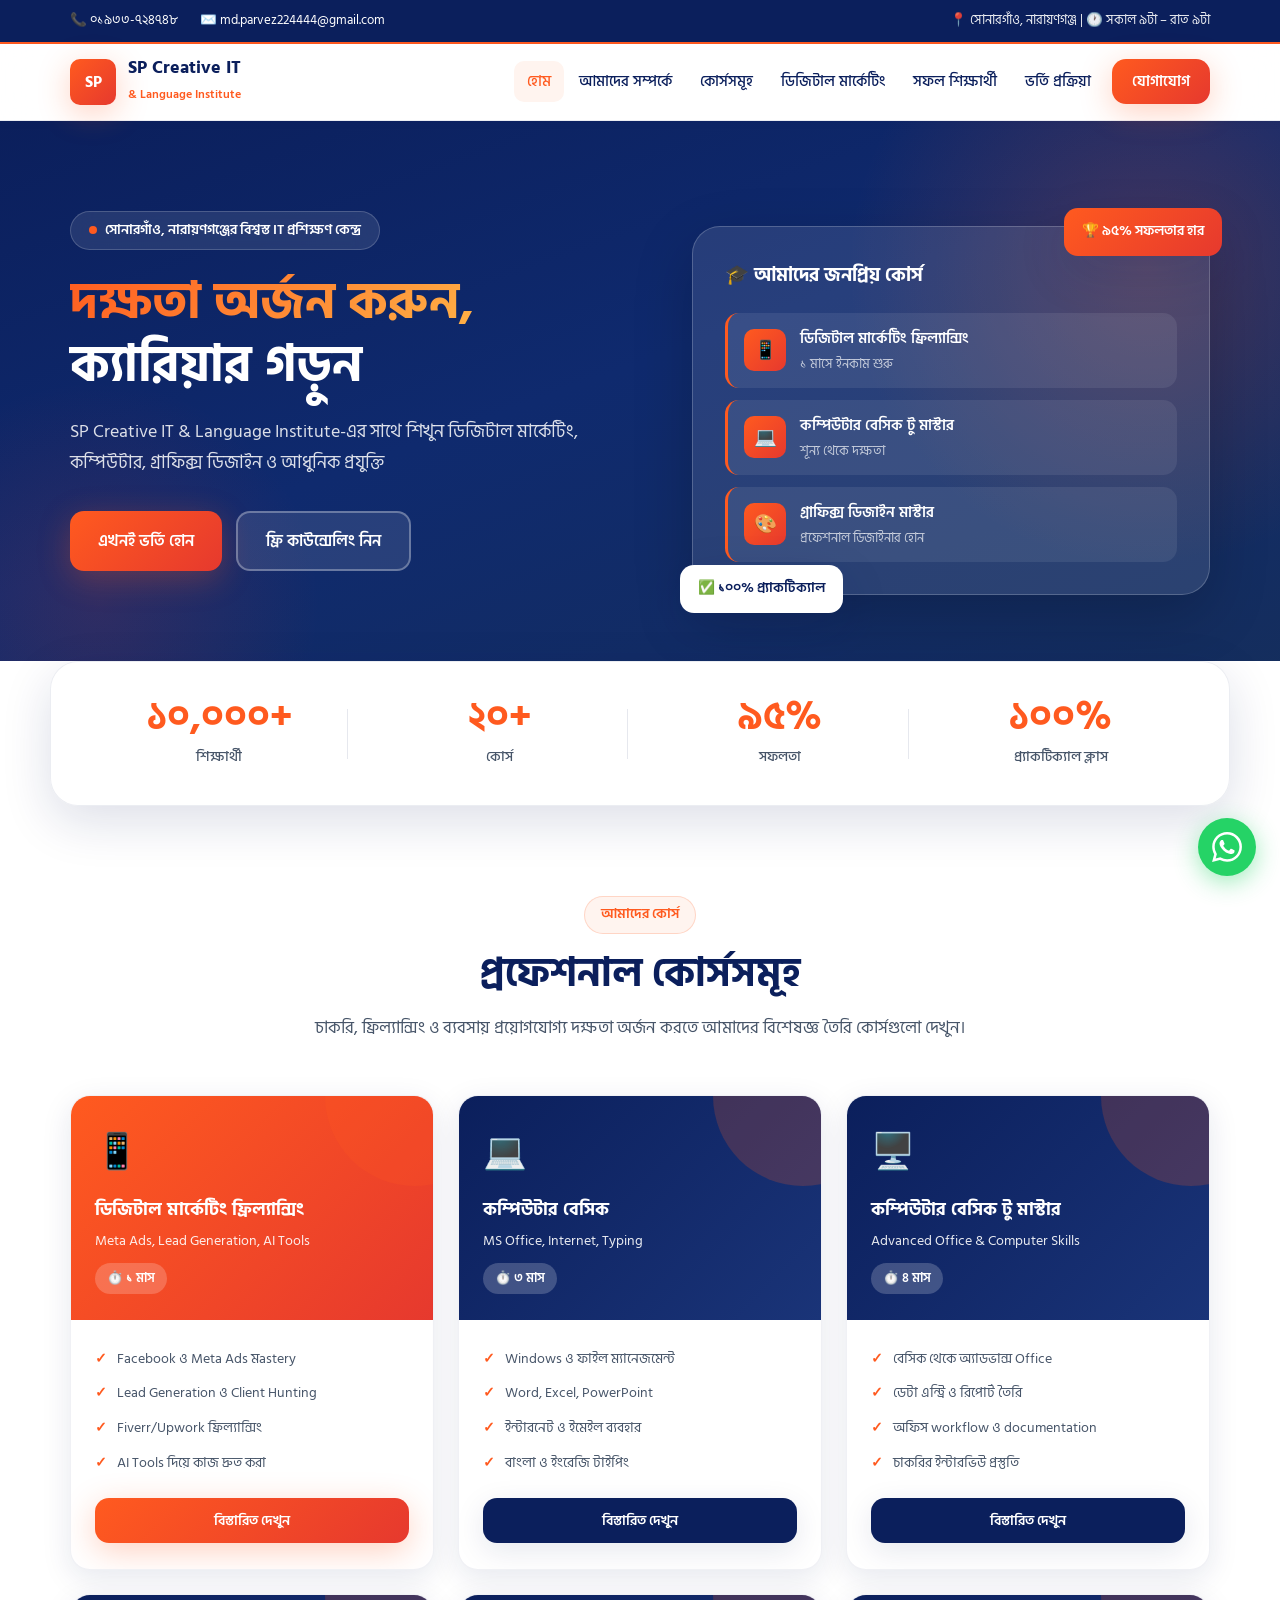
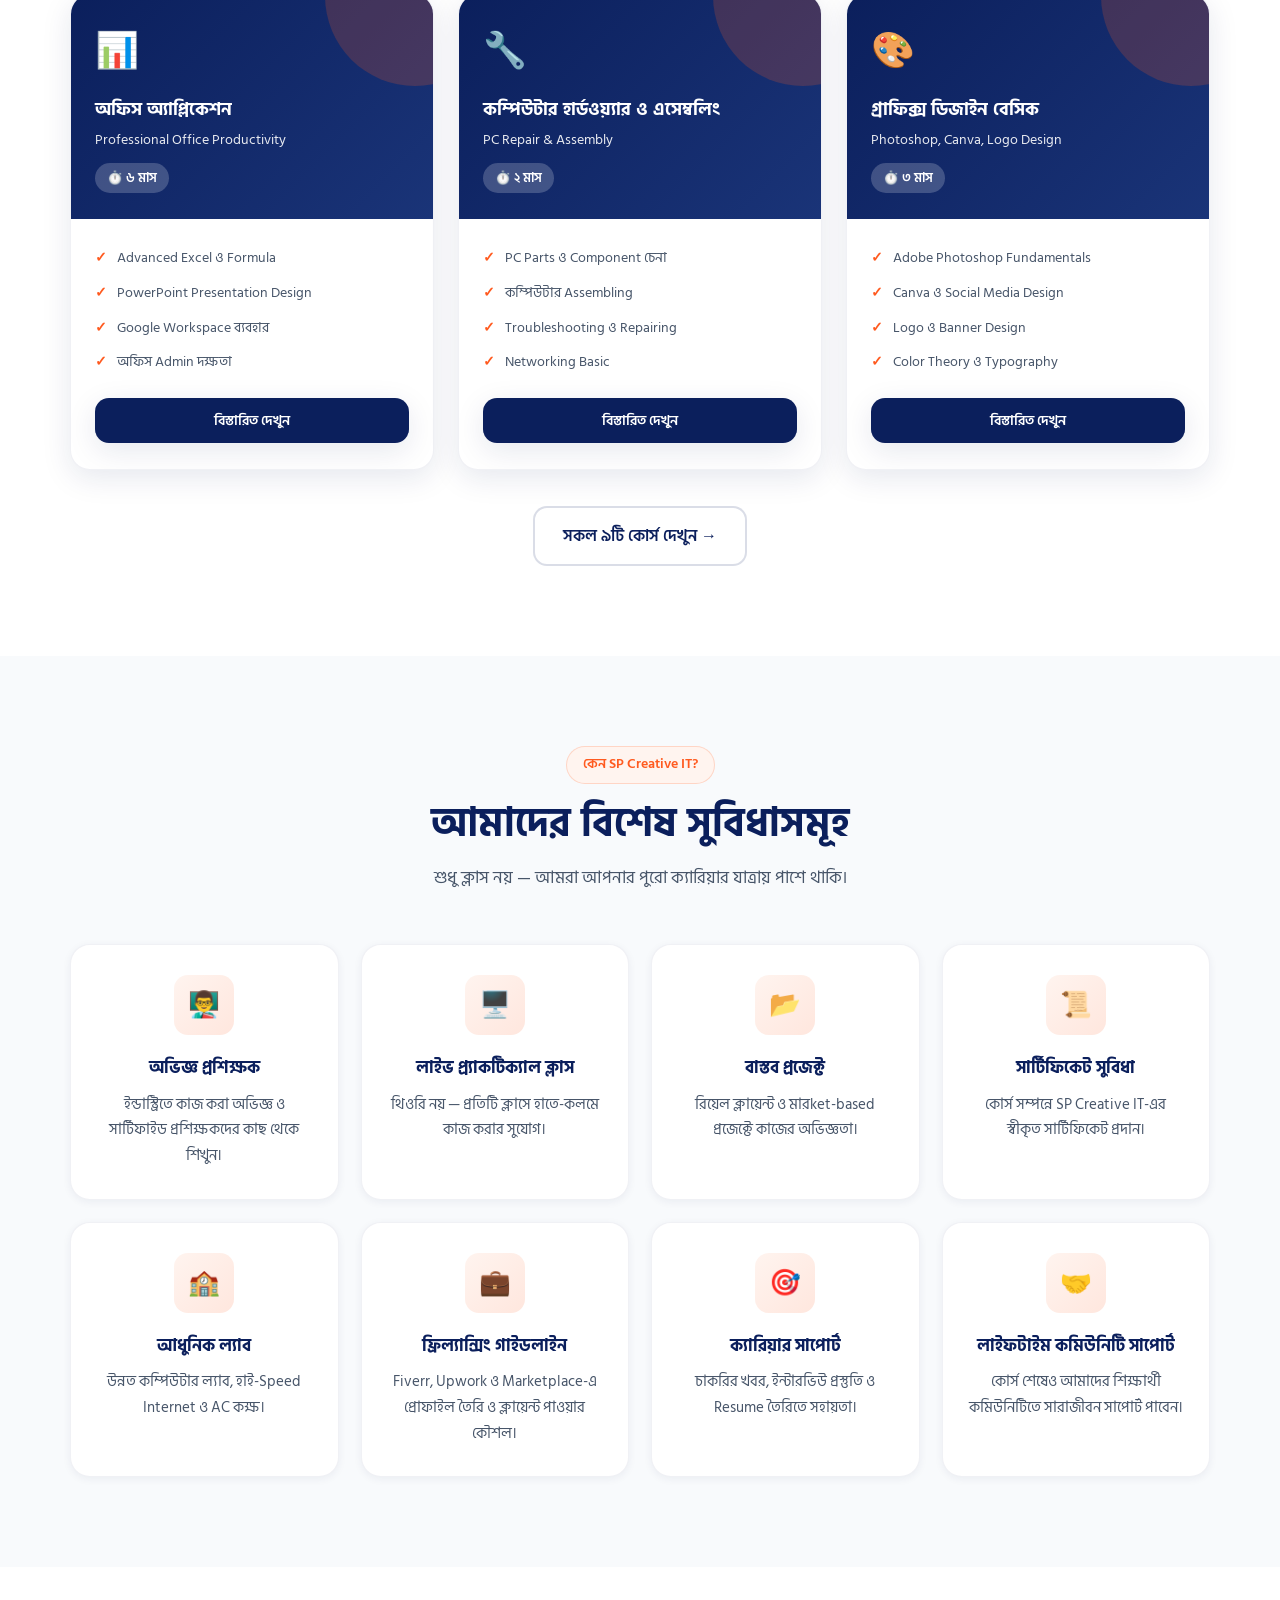
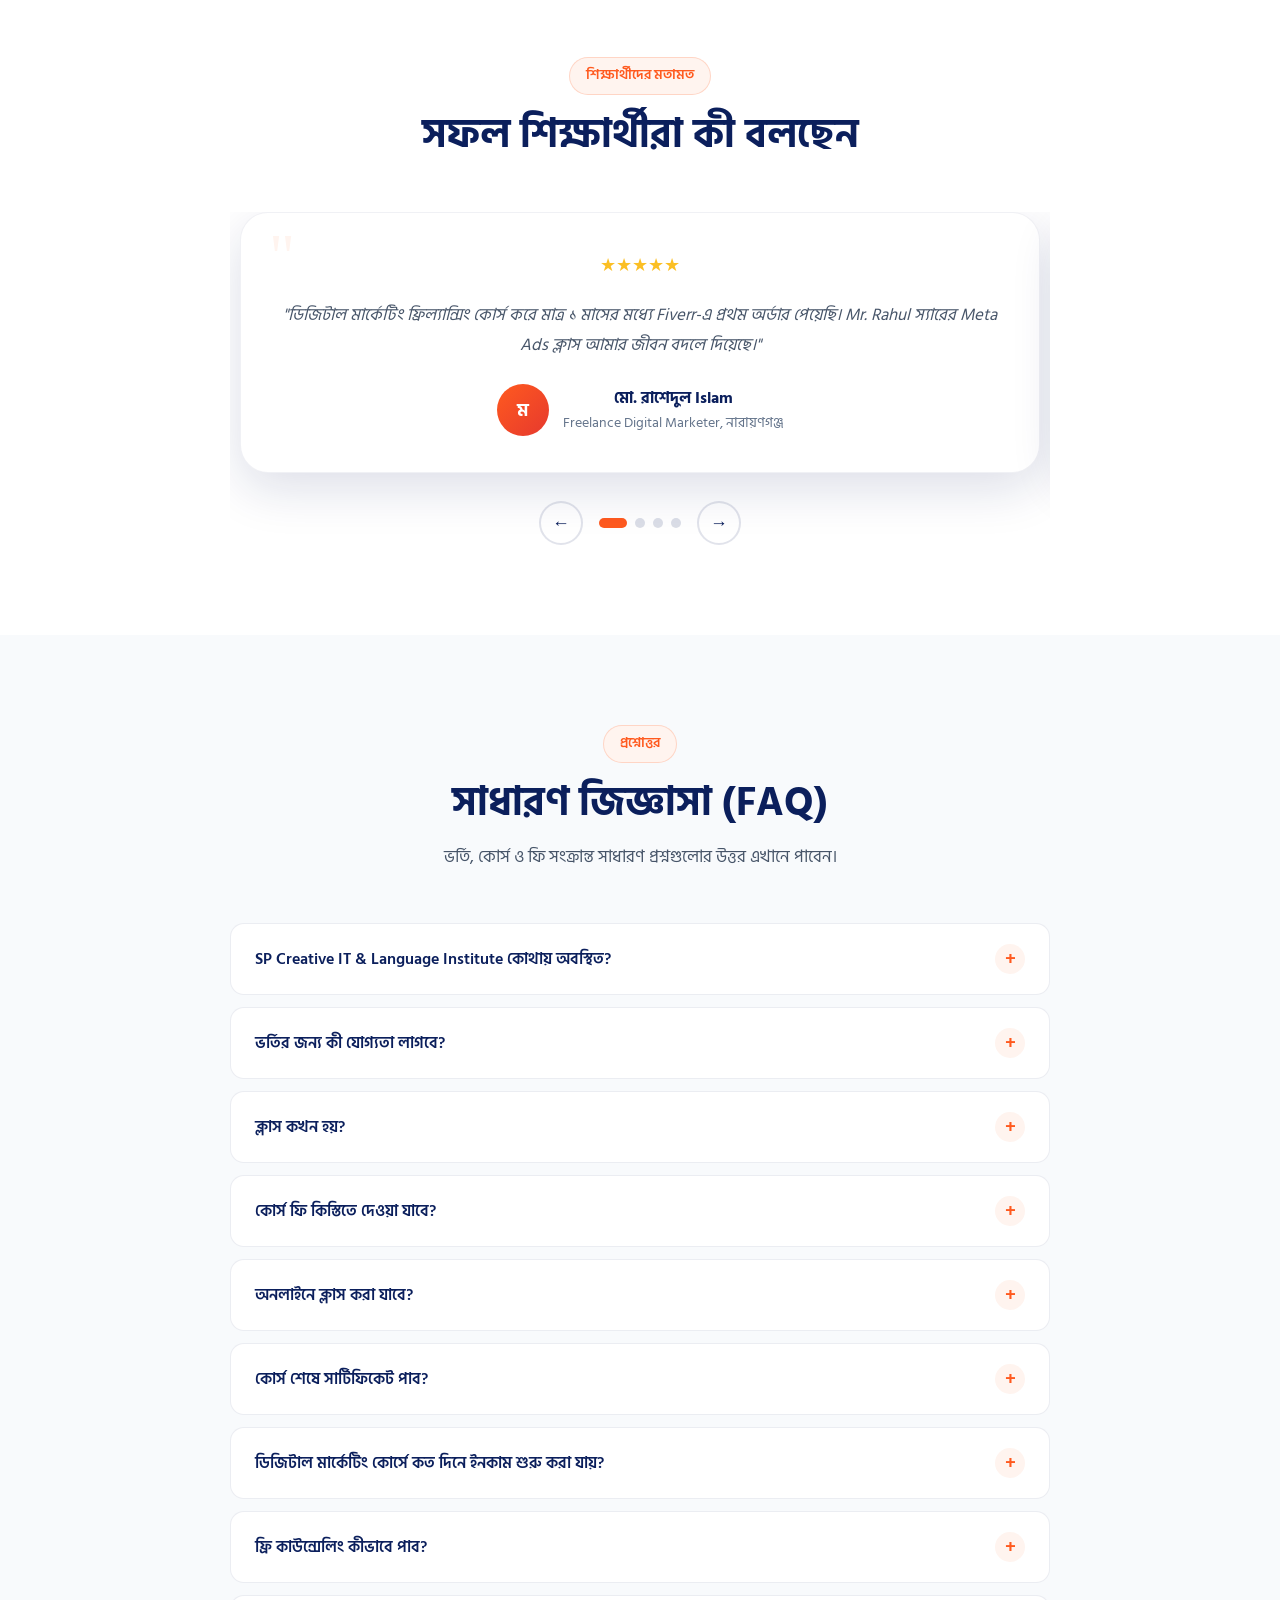
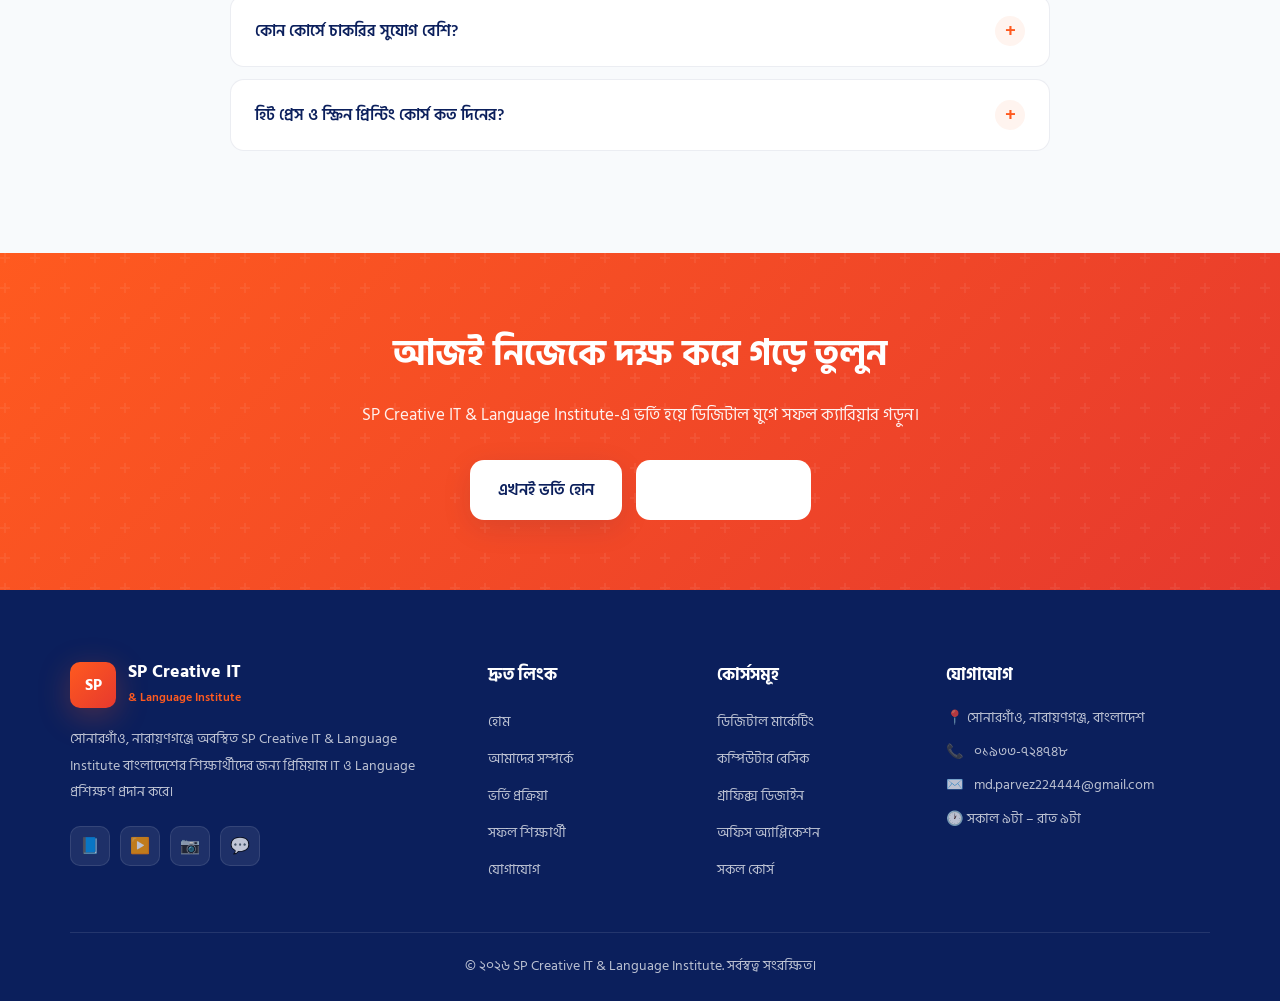
<file: index.html>
<!DOCTYPE html>
<html lang="bn">
<head>
  <meta charset="UTF-8">
  <meta name="viewport" content="width=device-width, initial-scale=1.0">
  <meta name="description" content="SP Creative IT & Language Institute, সোনারগাঁও, নারায়ণগঞ্জ — ডিজিটাল মার্কেটিং, কম্পিউটার, গ্রাফিক্স ডিজাইন ও আধুনিক প্রযুক্তি শিখুন। ১০,০০০+ শিক্ষার্থী, ২০+ কোর্স, ১০০% প্র্যাকটিক্যাল ক্লাস।">
  <meta name="keywords" content="SP Creative IT, Language Institute, সোনারগাঁও, নারায়ণগঞ্জ, ডিজিটাল মার্কেটিং, কম্পিউটার কোর্স, গ্রাফিক্স ডিজাইন">
  <meta name="author" content="SP Creative IT & Language Institute">
  <title>SP Creative IT & Language Institute | হোম</title>
  <link rel="stylesheet" href="css/style.css">
</head>
<body>

  <div class="top-bar">
    <div class="container">
      <div class="top-bar-info">
        <a href="tel:+8801933724748">📞 ০১৯৩৩-৭২৪৭৪৮</a>
        <a href="mailto:md.parvez224444@gmail.com">✉️ md.parvez224444@gmail.com</a>
      </div>
      <span>📍 সোনারগাঁও, নারায়ণগঞ্জ | 🕐 সকাল ৯টা – রাত ৯টা</span>
    </div>
  </div>

  <header class="header">
    <div class="container">
      <a href="index.html" class="logo">
        <div class="logo-icon">SP</div>
        <div class="logo-text">
          <h1>SP Creative IT</h1>
          <span>& Language Institute</span>
        </div>
      </a>
      <button class="menu-toggle" aria-label="মেনু খুলুন"><span></span><span></span><span></span></button>
      <nav class="nav">
        <a href="index.html" class="nav-link">হোম</a>
        <a href="about.html" class="nav-link">আমাদের সম্পর্কে</a>
        <a href="courses.html" class="nav-link">কোর্সসমূহ</a>
        <a href="digital-marketing.html" class="nav-link">ডিজিটাল মার্কেটিং</a>
        <a href="success-stories.html" class="nav-link">সফল শিক্ষার্থী</a>
        <a href="admission.html" class="nav-link">ভর্তি প্রক্রিয়া</a>
        <a href="contact.html" class="nav-link nav-cta">যোগাযোগ</a>
      </nav>
    </div>
  </header>

  <!-- Hero -->
  <section class="hero" id="home">
    <div class="hero-bg"></div>
    <div class="container">
      <div class="hero-grid">
        <div class="hero-content">
          <div class="hero-badge">
            <span class="hero-badge-dot"></span>
            সোনারগাঁও, নারায়ণগঞ্জের বিশ্বস্ত IT প্রশিক্ষণ কেন্দ্র
          </div>
          <h1 class="hero-title">
            <span class="gradient-text">দক্ষতা অর্জন করুন,</span><br>ক্যারিয়ার গড়ুন
          </h1>
          <p class="hero-subtitle">
            SP Creative IT & Language Institute-এর সাথে শিখুন ডিজিটাল মার্কেটিং, কম্পিউটার, গ্রাফিক্স ডিজাইন ও আধুনিক প্রযুক্তি
          </p>
          <div class="hero-buttons">
            <a href="admission.html" class="btn btn-primary">এখনই ভর্তি হোন</a>
            <a href="contact.html" class="btn btn-outline" style="background:rgba(255,255,255,0.1);color:#fff;border-color:rgba(255,255,255,0.3);">ফ্রি কাউন্সেলিং নিন</a>
          </div>
        </div>
        <div class="hero-visual" style="position:relative;">
          <div class="hero-glass-card">
            <h3>🎓 আমাদের জনপ্রিয় কোর্স</h3>
            <div class="hero-course-list">
              <div class="hero-course-item">
                <div class="course-icon">📱</div>
                <div class="course-info"><h4>ডিজিটাল মার্কেটিং ফ্রিল্যান্সিং</h4><p>১ মাসে ইনকাম শুরু</p></div>
              </div>
              <div class="hero-course-item">
                <div class="course-icon">💻</div>
                <div class="course-info"><h4>কম্পিউটার বেসিক টু মাস্টার</h4><p>শূন্য থেকে দক্ষতা</p></div>
              </div>
              <div class="hero-course-item">
                <div class="course-icon">🎨</div>
                <div class="course-info"><h4>গ্রাফিক্স ডিজাইন মাস্টার</h4><p>প্রফেশনাল ডিজাইনার হোন</p></div>
              </div>
            </div>
          </div>
          <div class="floating-badge orange top-right">🏆 ৯৫% সফলতার হার</div>
          <div class="floating-badge bottom-left">✅ ১০০% প্র্যাকটিক্যাল</div>
        </div>
      </div>
    </div>
  </section>

  <!-- Statistics -->
  <div class="stats-bar">
    <div class="stats-bar-inner container">
      <div class="stat-item reveal">
        <div class="stat-number" data-count="10000" data-suffix="+">০</div>
        <div class="stat-label">শিক্ষার্থী</div>
      </div>
      <div class="stat-item reveal">
        <div class="stat-number" data-count="20" data-suffix="+">০</div>
        <div class="stat-label">কোর্স</div>
      </div>
      <div class="stat-item reveal">
        <div class="stat-number" data-count="95" data-suffix="%">০</div>
        <div class="stat-label">সফলতা</div>
      </div>
      <div class="stat-item reveal">
        <div class="stat-number" data-count="100" data-suffix="%">০</div>
        <div class="stat-label">প্র্যাকটিক্যাল ক্লাস</div>
      </div>
    </div>
  </div>

  <!-- Courses -->
  <section class="section section-alt" id="courses">
    <div class="container">
      <div class="section-header reveal">
        <span class="section-badge">আমাদের কোর্স</span>
        <h2 class="section-title">প্রফেশনাল কোর্সসমূহ</h2>
        <p class="section-desc">চাকরি, ফ্রিল্যান্সিং ও ব্যবসায় প্রয়োগযোগ্য দক্ষতা অর্জন করতে আমাদের বিশেষজ্ঞ তৈরি কোর্সগুলো দেখুন।</p>
      </div>
      <div class="courses-grid">
        <div class="course-card reveal">
          <div class="course-card-header featured">
            <div class="course-emoji">📱</div>
            <h3>ডিজিটাল মার্কেটিং ফ্রিল্যান্সিং</h3>
            <p>Meta Ads, Lead Generation, AI Tools</p>
            <span class="course-duration-badge">⏱️ ১ মাস</span>
          </div>
          <div class="course-card-body">
            <ul class="course-features">
              <li>Facebook ও Meta Ads মastery</li>
              <li>Lead Generation ও Client Hunting</li>
              <li>Fiverr/Upwork ফ্রিল্যান্সিং</li>
              <li>AI Tools দিয়ে কাজ দ্রুত করা</li>
            </ul>
            <a href="digital-marketing.html" class="btn btn-primary btn-sm">বিস্তারিত দেখুন</a>
          </div>
        </div>
        <div class="course-card reveal">
          <div class="course-card-header">
            <div class="course-emoji">💻</div>
            <h3>কম্পিউটার বেসিক</h3>
            <p>MS Office, Internet, Typing</p>
            <span class="course-duration-badge">⏱️ ৩ মাস</span>
          </div>
          <div class="course-card-body">
            <ul class="course-features">
              <li>Windows ও ফাইল ম্যানেজমেন্ট</li>
              <li>Word, Excel, PowerPoint</li>
              <li>ইন্টারনেট ও ইমেইল ব্যবহার</li>
              <li>বাংলা ও ইংরেজি টাইপিং</li>
            </ul>
            <a href="courses.html" class="btn btn-navy btn-sm">বিস্তারিত দেখুন</a>
          </div>
        </div>
        <div class="course-card reveal">
          <div class="course-card-header">
            <div class="course-emoji">🖥️</div>
            <h3>কম্পিউটার বেসিক টু মাস্টার</h3>
            <p>Advanced Office & Computer Skills</p>
            <span class="course-duration-badge">⏱️ ৪ মাস</span>
          </div>
          <div class="course-card-body">
            <ul class="course-features">
              <li>বেসিক থেকে অ্যাডভান্স Office</li>
              <li>ডেটা এন্ট্রি ও রিপোর্ট তৈরি</li>
              <li>অফিস workflow ও documentation</li>
              <li>চাকরির ইন্টারভিউ প্রস্তুতি</li>
            </ul>
            <a href="courses.html" class="btn btn-navy btn-sm">বিস্তারিত দেখুন</a>
          </div>
        </div>
        <div class="course-card reveal">
          <div class="course-card-header">
            <div class="course-emoji">📊</div>
            <h3>অফিস অ্যাপ্লিকেশন</h3>
            <p>Professional Office Productivity</p>
            <span class="course-duration-badge">⏱️ ৬ মাস</span>
          </div>
          <div class="course-card-body">
            <ul class="course-features">
              <li>Advanced Excel ও Formula</li>
              <li>PowerPoint Presentation Design</li>
              <li>Google Workspace ব্যবহার</li>
              <li>অফিস Admin দক্ষতা</li>
            </ul>
            <a href="courses.html" class="btn btn-navy btn-sm">বিস্তারিত দেখুন</a>
          </div>
        </div>
        <div class="course-card reveal">
          <div class="course-card-header">
            <div class="course-emoji">🔧</div>
            <h3>কম্পিউটার হার্ডওয়্যার ও এসেম্বলিং</h3>
            <p>PC Repair & Assembly</p>
            <span class="course-duration-badge">⏱️ ২ মাস</span>
          </div>
          <div class="course-card-body">
            <ul class="course-features">
              <li>PC Parts ও Component চেনা</li>
              <li>কম্পিউটার Assembling</li>
              <li>Troubleshooting ও Repairing</li>
              <li>Networking Basic</li>
            </ul>
            <a href="courses.html" class="btn btn-navy btn-sm">বিস্তারিত দেখুন</a>
          </div>
        </div>
        <div class="course-card reveal">
          <div class="course-card-header">
            <div class="course-emoji">🎨</div>
            <h3>গ্রাফিক্স ডিজাইন বেসিক</h3>
            <p>Photoshop, Canva, Logo Design</p>
            <span class="course-duration-badge">⏱️ ৩ মাস</span>
          </div>
          <div class="course-card-body">
            <ul class="course-features">
              <li>Adobe Photoshop Fundamentals</li>
              <li>Canva ও Social Media Design</li>
              <li>Logo ও Banner Design</li>
              <li>Color Theory ও Typography</li>
            </ul>
            <a href="courses.html" class="btn btn-navy btn-sm">বিস্তারিত দেখুন</a>
          </div>
        </div>
      </div>
      <div style="text-align:center;margin-top:36px;" class="reveal">
        <a href="courses.html" class="btn btn-outline">সকল ৯টি কোর্স দেখুন →</a>
      </div>
    </div>
  </section>

  <!-- Why Choose Us -->
  <section class="section">
    <div class="container">
      <div class="section-header reveal">
        <span class="section-badge">কেন SP Creative IT?</span>
        <h2 class="section-title">আমাদের বিশেষ সুবিধাসমূহ</h2>
        <p class="section-desc">শুধু ক্লাস নয় — আমরা আপনার পুরো ক্যারিয়ার যাত্রায় পাশে থাকি।</p>
      </div>
      <div class="features-grid">
        <div class="feature-card reveal"><div class="feature-icon">👨‍🏫</div><h3>অভিজ্ঞ প্রশিক্ষক</h3><p>ইন্ডাস্ট্রিতে কাজ করা অভিজ্ঞ ও সার্টিফাইড প্রশিক্ষকদের কাছ থেকে শিখুন।</p></div>
        <div class="feature-card reveal"><div class="feature-icon">🖥️</div><h3>লাইভ প্র্যাকটিক্যাল ক্লাস</h3><p>থিওরি নয় — প্রতিটি ক্লাসে হাতে-কলমে কাজ করার সুযোগ।</p></div>
        <div class="feature-card reveal"><div class="feature-icon">📂</div><h3>বাস্তব প্রজেক্ট</h3><p>রিয়েল ক্লায়েন্ট ও মারket-based প্রজেক্টে কাজের অভিজ্ঞতা।</p></div>
        <div class="feature-card reveal"><div class="feature-icon">📜</div><h3>সার্টিফিকেট সুবিধা</h3><p>কোর্স সম্পন্নে SP Creative IT-এর স্বীকৃত সার্টিফিকেট প্রদান।</p></div>
        <div class="feature-card reveal"><div class="feature-icon">🏫</div><h3>আধুনিক ল্যাব</h3><p>উন্নত কম্পিউটার ল্যাব, হাই-Speed Internet ও AC কক্ষ।</p></div>
        <div class="feature-card reveal"><div class="feature-icon">💼</div><h3>ফ্রিল্যান্সিং গাইডলাইন</h3><p>Fiverr, Upwork ও Marketplace-এ প্রোফাইল তৈরি ও ক্লায়েন্ট পাওয়ার কৌশল।</p></div>
        <div class="feature-card reveal"><div class="feature-icon">🎯</div><h3>ক্যারিয়ার সাপোর্ট</h3><p>চাকরির খবর, ইন্টারভিউ প্রস্তুতি ও Resume তৈরিতে সহায়তা।</p></div>
        <div class="feature-card reveal"><div class="feature-icon">🤝</div><h3>লাইফটাইম কমিউনিটি সাপোর্ট</h3><p>কোর্স শেষেও আমাদের শিক্ষার্থী কমিউনিটিতে সারাজীবন সাপোর্ট পাবেন।</p></div>
      </div>
    </div>
  </section>

  <!-- Testimonials Slider -->
  <section class="section section-alt">
    <div class="container">
      <div class="section-header reveal">
        <span class="section-badge">শিক্ষার্থীদের মতামত</span>
        <h2 class="section-title">সফল শিক্ষার্থীরা কী বলছেন</h2>
      </div>
      <div class="testimonial-slider-wrap reveal">
        <div class="testimonial-track">
          <div class="testimonial-slide">
            <div class="testimonial-card">
              <div class="testimonial-stars">★★★★★</div>
              <p class="testimonial-text">"ডিজিটাল মার্কেটিং ফ্রিল্যান্সিং কোর্স করে মাত্র ১ মাসের মধ্যে Fiverr-এ প্রথম অর্ডার পেয়েছি। Mr. Rahul স্যারের Meta Ads ক্লাস আমার জীবন বদলে দিয়েছে।"</p>
              <div class="testimonial-author">
                <div class="author-avatar">ম</div>
                <div class="author-info"><h4>মো. রাশেদুল Islam</h4><p>Freelance Digital Marketer, নারায়ণগঞ্জ</p></div>
              </div>
            </div>
          </div>
          <div class="testimonial-slide">
            <div class="testimonial-card">
              <div class="testimonial-stars">★★★★★</div>
              <p class="testimonial-text">"গ্রাফিক্স ডিজাইন মাস্টার কোর্স করে এখন মাসে ৪০,০০০+ টাকা আয় করছি। SP Creative IT-এর প্র্যাকটিক্যাল ক্লাস ও মেন্টর সাপোর্ট অসাধারণ।"</p>
              <div class="testimonial-author">
                <div class="author-avatar">ফ</div>
                <div class="author-info"><h4>ফাতেমা Akter</h4><p>Freelance Graphic Designer</p></div>
              </div>
            </div>
          </div>
          <div class="testimonial-slide">
            <div class="testimonial-card">
              <div class="testimonial-stars">★★★★★</div>
              <p class="testimonial-text">"কম্পিউটার বেসিক টু মাস্টার কোর্স করে সোনারগাঁওয়ের একটি অফিসে চাকরি পেয়েছি। SP Creative IT সত্যিই নারায়ণগঞ্জের সেরা প্রশিক্ষণ কেন্দ্র।"</p>
              <div class="testimonial-author">
                <div class="author-avatar">ক</div>
                <div class="author-info"><h4>কামরুল Hasan</h4><p>Office Executive, সোনারগাঁও</p></div>
              </div>
            </div>
          </div>
          <div class="testimonial-slide">
            <div class="testimonial-card">
              <div class="testimonial-stars">★★★★★</div>
              <p class="testimonial-text">"অনলাইন দোকান কোর্স করে নিজের Facebook Page দিয়ে পোশাক বিক্রি শুরু করেছি। মাসে ৬০,০০০+ টাকা sales হচ্ছে।"</p>
              <div class="testimonial-author">
                <div class="author-avatar">স</div>
                <div class="author-info"><h4>সাবrina Khatun</h4><p>Online Shop Owner</p></div>
              </div>
            </div>
          </div>
        </div>
        <div class="slider-controls">
          <button class="slider-btn slider-prev" aria-label="আগের রিভিউ">←</button>
          <div class="slider-dots"></div>
          <button class="slider-btn slider-next" aria-label="পরের রিভিউ">→</button>
        </div>
      </div>
    </div>
  </section>

  <!-- FAQ -->
  <section class="section" id="faq">
    <div class="container">
      <div class="section-header reveal">
        <span class="section-badge">প্রশ্নোত্তর</span>
        <h2 class="section-title">সাধারণ জিজ্ঞাসা (FAQ)</h2>
        <p class="section-desc">ভর্তি, কোর্স ও ফি সংক্রান্ত সাধারণ প্রশ্নগুলোর উত্তর এখানে পাবেন।</p>
      </div>
      <div class="faq-list reveal">
        <div class="faq-item">
          <button class="faq-question">SP Creative IT & Language Institute কোথায় অবস্থিত?<span class="faq-icon">+</span></button>
          <div class="faq-answer"><div class="faq-answer-inner">আমাদের ইনস্টিটিউট সোনারগাঁও, নারায়ণগঞ্জ, বাংলাদেশে অবস্থিত। Dhaka-Chittagong Highway-এর কাছে সহজেই পৌঁছানো যায়।</div></div>
        </div>
        <div class="faq-item">
          <button class="faq-question">ভর্তির জন্য কী যোগ্যতা লাগবে?<span class="faq-icon">+</span></button>
          <div class="faq-answer"><div class="faq-answer-inner">বেশিরভাগ কোর্সে SSC পাস বা সমমান যোগ্যতা যথেষ্ট। ডিজিটাল মার্কেটিং কোর্সে আগ্রহ ও শেখার ইচ্ছা সবচেয়ে গুরুত্বপূর্ণ। কম্পিউটার বেসিক কোর্সে কোনো পূর্ব অভিজ্ঞতা লাগে না।</div></div>
        </div>
        <div class="faq-item">
          <button class="faq-question">ক্লাস কখন হয়?<span class="faq-icon">+</span></button>
          <div class="faq-answer"><div class="faq-answer-inner">সকাল (৯টা–১২টা), দুপুর (২টা–৫টা) ও সন্ধ্যা (৬টা–৯টা) — তিনটি শিফটে ক্লাস পরিচালিত হয়। আপনি সুবিধামতো শিফট বেছে নিতে পারবেন।</div></div>
        </div>
        <div class="faq-item">
          <button class="faq-question">কোর্স ফি কিস্তিতে দেওয়া যাবে?<span class="faq-icon">+</span></button>
          <div class="faq-answer"><div class="faq-answer-inner">হ্যাঁ, ভর্তির সময় আংশিক ফি দিয়ে বাকি কিস্তি কোর্স চলাকালীন পরিশোধ করা যায়। বিস্তারিত জানতে ০১৯৩৩-৭২৪৭৪৮ নম্বরে কল করুন।</div></div>
        </div>
        <div class="faq-item">
          <button class="faq-question">অনলাইনে ক্লাস করা যাবে?<span class="faq-icon">+</span></button>
          <div class="faq-answer"><div class="faq-answer-inner">হ্যাঁ, নির্বাচিত কোর্সে অনলাইন ও অফলাইন — উভয় সুবিধা রয়েছে। দূরবর্তী শিক্ষার্থীরা Google Meet/Zoom-এ লাইভ ক্লাসে অংশ নিতে পারেন।</div></div>
        </div>
        <div class="faq-item">
          <button class="faq-question">কোর্স শেষে সার্টিফিকেট পাব?<span class="faq-icon">+</span></button>
          <div class="faq-answer"><div class="faq-answer-inner">অবশ্যই! কোর্স সফলভাবে সম্পন্ন ও পরীক্ষায় উত্তীর্ণ হলে SP Creative IT & Language Institute-এর স্বীকৃত সার্টিফিকেট প্রদান করা হয়।</div></div>
        </div>
        <div class="faq-item">
          <button class="faq-question">ডিজিটাল মার্কেটিং কোর্সে কত দিনে ইনকাম শুরু করা যায়?<span class="faq-icon">+</span></button>
          <div class="faq-answer"><div class="faq-answer-inner">আমাদের ১ মাসের intensive কোর্সে Meta Ads, Lead Generation ও Freelancing শেখানো হয়। অনেক শিক্ষার্থী কোর্স চলাকালীনই প্রথম ক্লায়েন্ট পেয়ে থাকেন।</div></div>
        </div>
        <div class="faq-item">
          <button class="faq-question">ফ্রি কাউন্সেলিং কীভাবে পাব?<span class="faq-icon">+</span></button>
          <div class="faq-answer"><div class="faq-answer-inner">যোগাযোগ পেজ থেকে ফর্ম পূরণ করুন, WhatsApp-এ মেসেজ করুন অথবা সরাসরি ০১৯৩৩-৭২৪৭৪৮ নম্বরে কল করুন। আমাদের কাউন্সেলর বিনামূল্যে গাইড করবেন।</div></div>
        </div>
        <div class="faq-item">
          <button class="faq-question">কোন কোর্সে চাকরির সুযোগ বেশি?<span class="faq-icon">+</span></button>
          <div class="faq-answer"><div class="faq-answer-inner">অফিস অ্যাপ্লিকেশন, কম্পিউটার বেসিক টু মাস্টার, গ্রাফিক্স ডিজাইন ও ডিজিটাল মার্কেটিং — এই কোর্সগুলোতে চাকরি ও ফ্রিল্যান্সিং উভয় সুযোগ রয়েছে।</div></div>
        </div>
        <div class="faq-item">
          <button class="faq-question">হিট প্রেস ও স্ক্রিন প্রিন্টিং কোর্স কত দিনের?<span class="faq-icon">+</span></button>
          <div class="faq-answer"><div class="faq-answer-inner">অটোমেটিক হিট প্রেস ও স্ক্রিন প্রিন্টিং কোর্স মাত্র ৪ দিনে সম্পন্ন হয়। T-shirt, mug ও banner printing ব্যবসা শুরু করতে ideal।</div></div>
        </div>
      </div>
    </div>
  </section>

  <!-- CTA -->
  <section class="cta-banner">
    <div class="container">
      <h2>আজই নিজেকে দক্ষ করে গড়ে তুলুন</h2>
      <p>SP Creative IT & Language Institute-এ ভর্তি হয়ে ডিজিটাল যুগে সফল ক্যারিয়ার গড়ুন।</p>
      <div class="cta-buttons">
        <a href="admission.html" class="btn btn-white">এখনই ভর্তি হোন</a>
        <a href="contact.html" class="btn btn-outline" style="border-color:rgba(255,255,255,0.5);color:#fff;">ফ্রি কাউন্সেলিং নিন</a>
      </div>
    </div>
  </section>

  <!-- Footer -->
  <footer class="footer">
    <div class="container">
      <div class="footer-grid">
        <div class="footer-brand">
          <a href="index.html" class="logo">
            <div class="logo-icon">SP</div>
            <div class="logo-text"><h1 style="color:#fff;">SP Creative IT</h1><span>& Language Institute</span></div>
          </a>
          <p>সোনারগাঁও, নারায়ণগঞ্জে অবস্থিত SP Creative IT & Language Institute বাংলাদেশের শিক্ষার্থীদের জন্য প্রিমিয়াম IT ও Language প্রশিক্ষণ প্রদান করে।</p>
          <div class="footer-social">
            <a href="#" class="social-link" aria-label="Facebook">📘</a>
            <a href="#" class="social-link" aria-label="YouTube">▶️</a>
            <a href="#" class="social-link" aria-label="Instagram">📷</a>
            <a href="https://wa.me/8801933724748" class="social-link" aria-label="WhatsApp">💬</a>
          </div>
        </div>
        <div>
          <h4>দ্রুত লিংক</h4>
          <ul class="footer-links">
            <li><a href="index.html">হোম</a></li>
            <li><a href="about.html">আমাদের সম্পর্কে</a></li>
            <li><a href="admission.html">ভর্তি প্রক্রিয়া</a></li>
            <li><a href="success-stories.html">সফল শিক্ষার্থী</a></li>
            <li><a href="contact.html">যোগাযোগ</a></li>
          </ul>
        </div>
        <div>
          <h4>কোর্সসমূহ</h4>
          <ul class="footer-links">
            <li><a href="digital-marketing.html">ডিজিটাল মার্কেটিং</a></li>
            <li><a href="courses.html">কম্পিউটার বেসিক</a></li>
            <li><a href="courses.html">গ্রাফিক্স ডিজাইন</a></li>
            <li><a href="courses.html">অফিস অ্যাপ্লিকেশন</a></li>
            <li><a href="courses.html">সকল কোর্স</a></li>
          </ul>
        </div>
        <div>
          <h4>যোগাযোগ</h4>
          <ul class="footer-contact">
            <li>📍 সোনারগাঁও, নারায়ণগঞ্জ, বাংলাদেশ</li>
            <li>📞 <a href="tel:+8801933724748">০১৯৩৩-৭২৪৭৪৮</a></li>
            <li>✉️ <a href="mailto:md.parvez224444@gmail.com">md.parvez224444@gmail.com</a></li>
            <li>🕐 সকাল ৯টা – রাত ৯টা</li>
          </ul>
        </div>
      </div>
      <div class="footer-bottom">
        <p>&copy; ২০২৬ SP Creative IT & Language Institute. সর্বস্বত্ব সংরক্ষিত।</p>
      </div>
    </div>
  </footer>

  <a href="https://wa.me/8801933724748?text=আসসালামু%20আলাইকুম,%20আমি%20SP%20Creative%20IT%20সম্পর্কে%20জানতে%20চাই।" class="whatsapp-float" target="_blank" rel="noopener" aria-label="WhatsApp-এ যোগাযোগ">
    <span class="whatsapp-tooltip">WhatsApp-এ লিখুন</span>
    <svg viewBox="0 0 24 24"><path d="M17.472 14.382c-.297-.149-1.758-.867-2.03-.967-.273-.099-.471-.148-.67.15-.197.297-.767.966-.94 1.164-.173.199-.347.223-.644.075-.297-.15-1.255-.463-2.39-1.475-.883-.788-1.48-1.761-1.653-2.059-.173-.297-.018-.458.13-.606.134-.133.298-.347.446-.52.149-.174.198-.298.298-.497.099-.198.05-.371-.025-.52-.075-.149-.669-1.612-.916-2.207-.242-.579-.487-.5-.669-.51-.173-.008-.371-.01-.57-.01-.198 0-.52.074-.792.372-.272.297-1.04 1.016-1.04 2.479 0 1.462 1.065 2.875 1.213 3.074.149.198 2.096 3.2 5.077 4.487.709.306 1.262.489 1.694.625.712.227 1.36.195 1.871.118.571-.085 1.758-.719 2.006-1.413.248-.694.248-1.289.173-1.413-.074-.124-.272-.198-.57-.347m-5.421 7.403h-.004a9.87 9.87 0 01-5.031-1.378l-.361-.214-3.741.982.998-3.648-.235-.374a9.86 9.86 0 01-1.51-5.26c.001-5.45 4.436-9.884 9.888-9.884 2.64 0 5.122 1.03 6.988 2.898a9.825 9.825 0 012.893 6.994c-.003 5.45-4.435 9.884-9.881 9.884m8.413-18.297A11.815 11.815 0 0012.05 0C5.495 0 .16 5.335.157 11.892c0 2.096.547 4.142 1.588 5.945L.057 24l6.305-1.654a11.882 11.882 0 005.683 1.448h.005c6.554 0 11.89-5.335 11.893-11.893a11.821 11.821 0 00-3.48-8.413z"/></svg>
  </a>

  <script src="js/script.js"></script>
</body>
</html>
</file>
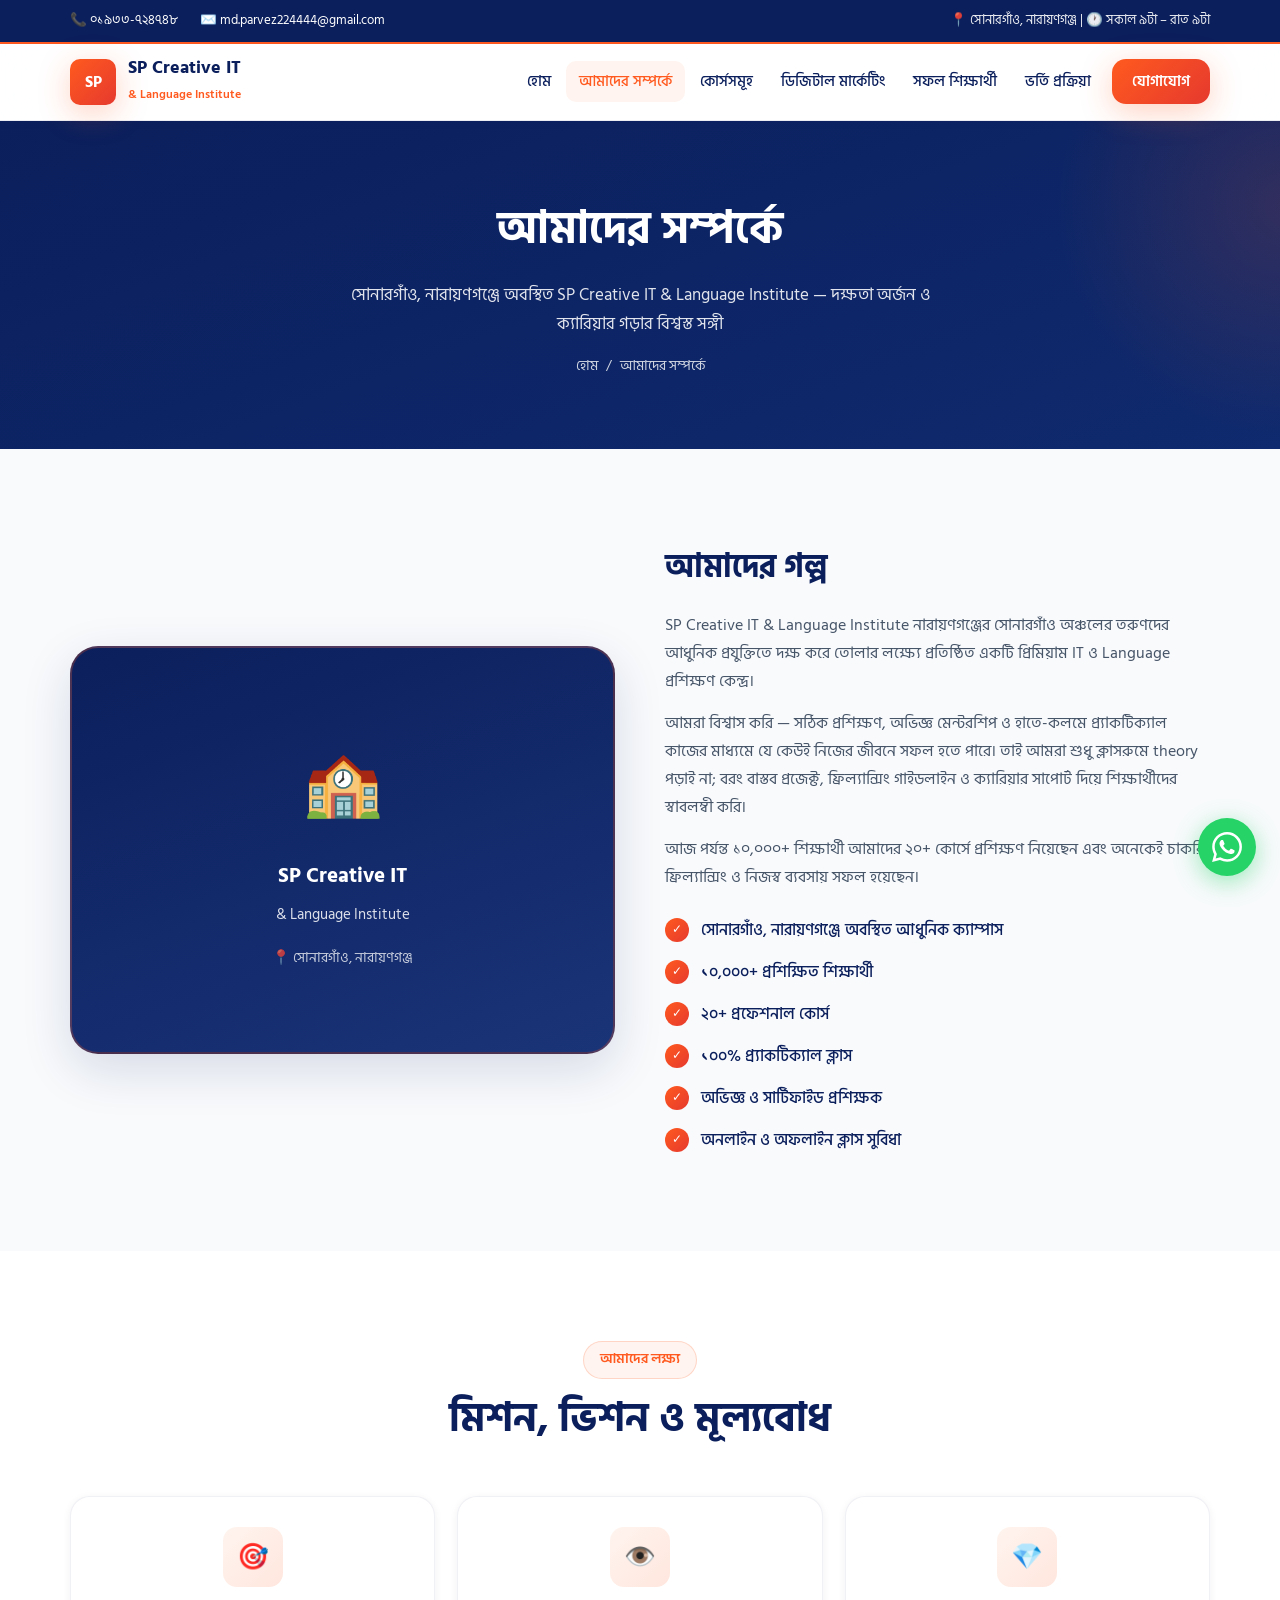
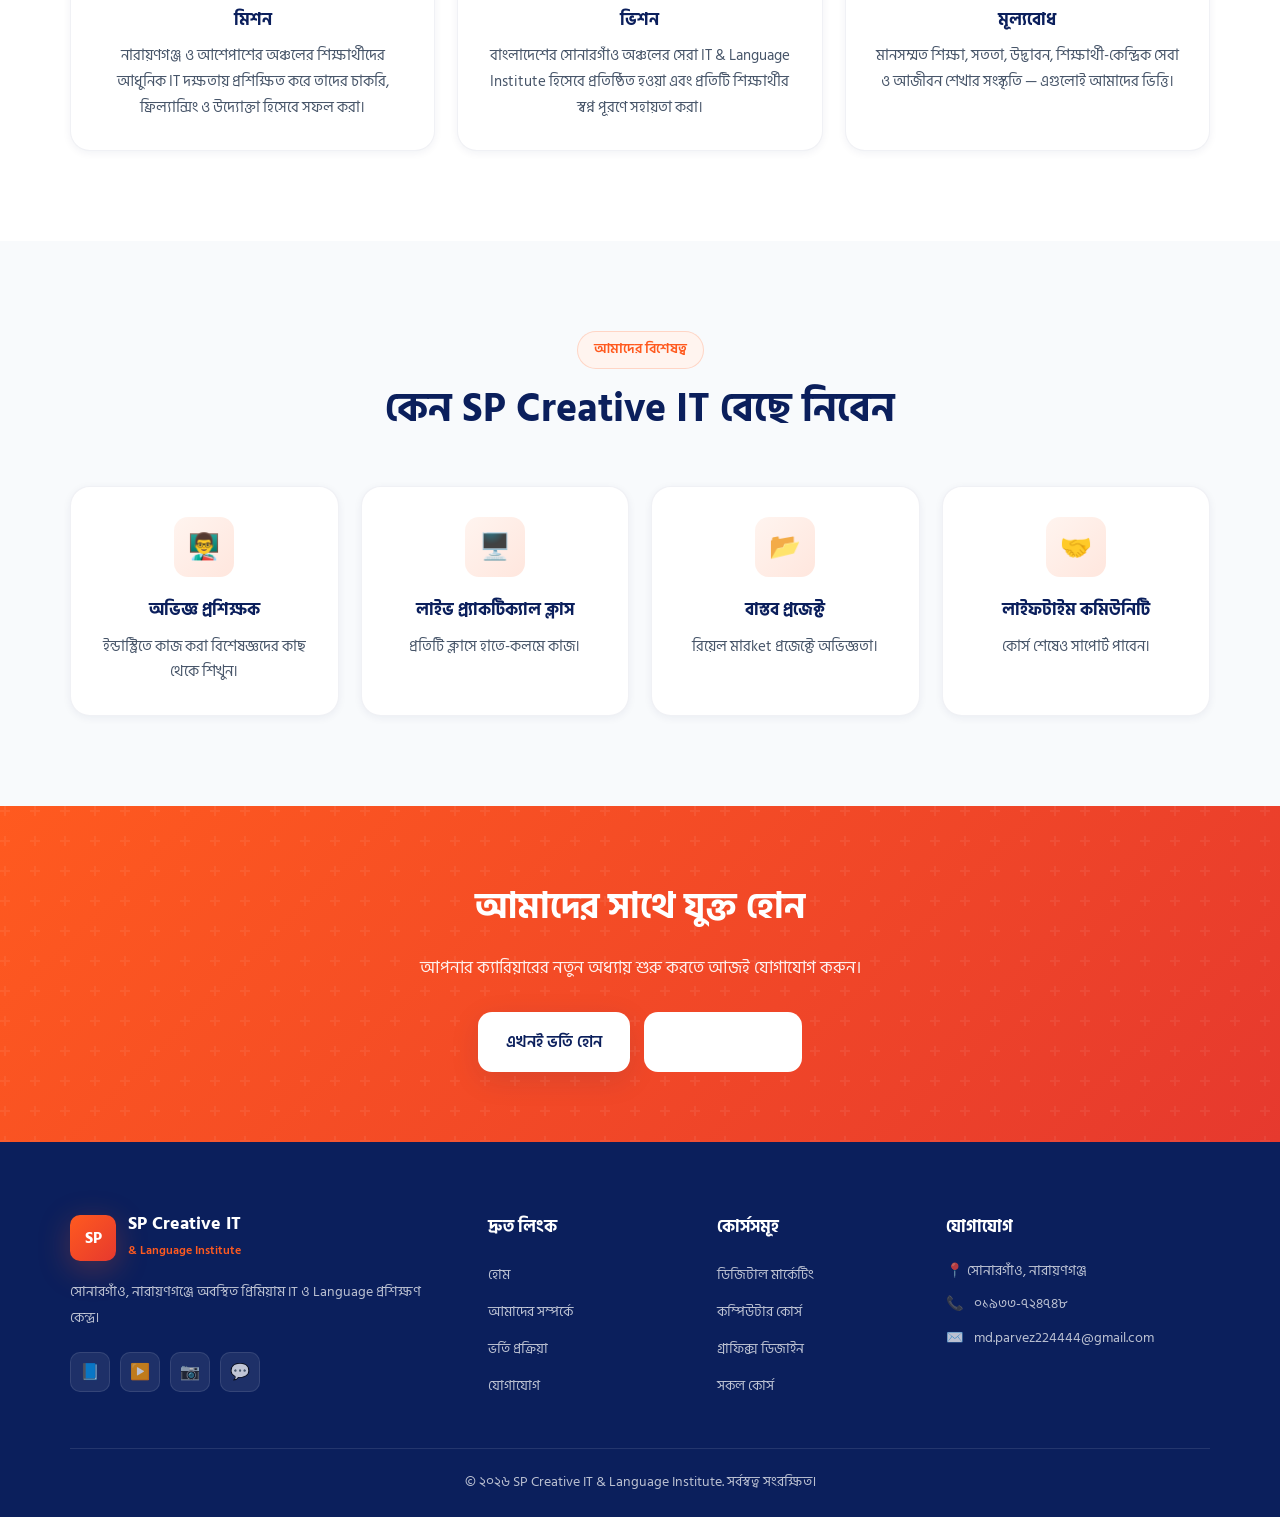
<file: about.html>
<!DOCTYPE html>
<html lang="bn">
<head>
  <meta charset="UTF-8">
  <meta name="viewport" content="width=device-width, initial-scale=1.0">
  <meta name="description" content="SP Creative IT & Language Institute সম্পর্কে জানুন — সোনারগাঁও, নারায়ণগঞ্জের শীর্ষ IT প্রশিক্ষণ কেন্দ্র।">
  <title>আমাদের সম্পর্কে | SP Creative IT</title>
  <link rel="stylesheet" href="css/style.css">
</head>
<body>

  <div class="top-bar">
    <div class="container">
      <div class="top-bar-info">
        <a href="tel:+8801933724748">📞 ০১৯৩৩-৭২৪৭৪৮</a>
        <a href="mailto:md.parvez224444@gmail.com">✉️ md.parvez224444@gmail.com</a>
      </div>
      <span>📍 সোনারগাঁও, নারায়ণগঞ্জ | 🕐 সকাল ৯টা – রাত ৯টা</span>
    </div>
  </div>

  <header class="header">
    <div class="container">
      <a href="index.html" class="logo">
        <div class="logo-icon">SP</div>
        <div class="logo-text"><h1>SP Creative IT</h1><span>& Language Institute</span></div>
      </a>
      <button class="menu-toggle" aria-label="মেনু খুলুন"><span></span><span></span><span></span></button>
      <nav class="nav">
        <a href="index.html" class="nav-link">হোম</a>
        <a href="about.html" class="nav-link">আমাদের সম্পর্কে</a>
        <a href="courses.html" class="nav-link">কোর্সসমূহ</a>
        <a href="digital-marketing.html" class="nav-link">ডিজিটাল মার্কেটিং</a>
        <a href="success-stories.html" class="nav-link">সফল শিক্ষার্থী</a>
        <a href="admission.html" class="nav-link">ভর্তি প্রক্রিয়া</a>
        <a href="contact.html" class="nav-link nav-cta">যোগাযোগ</a>
      </nav>
    </div>
  </header>

  <section class="page-header">
    <div class="container">
      <h1>আমাদের সম্পর্কে</h1>
      <p>সোনারগাঁও, নারায়ণগঞ্জে অবস্থিত SP Creative IT & Language Institute — দক্ষতা অর্জন ও ক্যারিয়ার গড়ার বিশ্বস্ত সঙ্গী</p>
      <div class="breadcrumb"><a href="index.html">হোম</a> / <span>আমাদের সম্পর্কে</span></div>
    </div>
  </section>

  <section class="section">
    <div class="container">
      <div class="about-grid">
        <div class="about-visual reveal">
          <div class="about-visual-icon">🏫</div>
          <h3 style="font-size:1.3rem;margin-bottom:8px;">SP Creative IT</h3>
          <p style="opacity:0.85;font-size:0.95rem;">& Language Institute</p>
          <p style="margin-top:16px;font-size:0.9rem;opacity:0.75;">📍 সোনারগাঁও, নারায়ণগঞ্জ</p>
        </div>
        <div class="about-content reveal">
          <h2>আমাদের গল্প</h2>
          <p>SP Creative IT & Language Institute নারায়ণগঞ্জের সোনারগাঁও অঞ্চলের তরুণদের আধুনিক প্রযুক্তিতে দক্ষ করে তোলার লক্ষ্যে প্রতিষ্ঠিত একটি প্রিমিয়াম IT ও Language প্রশিক্ষণ কেন্দ্র।</p>
          <p>আমরা বিশ্বাস করি — সঠিক প্রশিক্ষণ, অভিজ্ঞ মেন্টরশিপ ও হাতে-কলমে প্র্যাকটিক্যাল কাজের মাধ্যমে যে কেউই নিজের জীবনে সফল হতে পারে। তাই আমরা শুধু ক্লাসরুমে theory পড়াই না; বরং বাস্তব প্রজেক্ট, ফ্রিল্যান্সিং গাইডলাইন ও ক্যারিয়ার সাপোর্ট দিয়ে শিক্ষার্থীদের স্বাবলম্বী করি।</p>
          <p>আজ পর্যন্ত ১০,০০০+ শিক্ষার্থী আমাদের ২০+ কোর্সে প্রশিক্ষণ নিয়েছেন এবং অনেকেই চাকরি, ফ্রিল্যান্সিং ও নিজস্ব ব্যবসায় সফল হয়েছেন।</p>
          <ul class="about-list">
            <li>সোনারগাঁও, নারায়ণগঞ্জে অবস্থিত আধুনিক ক্যাম্পাস</li>
            <li>১০,০০০+ প্রশিক্ষিত শিক্ষার্থী</li>
            <li>২০+ প্রফেশনাল কোর্স</li>
            <li>১০০% প্র্যাকটিক্যাল ক্লাস</li>
            <li>অভিজ্ঞ ও সার্টিফাইড প্রশিক্ষক</li>
            <li>অনলাইন ও অফলাইন ক্লাস সুবিধা</li>
          </ul>
        </div>
      </div>
    </div>
  </section>

  <section class="section section-alt">
    <div class="container">
      <div class="section-header reveal">
        <span class="section-badge">আমাদের লক্ষ্য</span>
        <h2 class="section-title">মিশন, ভিশন ও মূল্যবোধ</h2>
      </div>
      <div class="features-grid">
        <div class="feature-card reveal"><div class="feature-icon">🎯</div><h3>মিশন</h3><p>নারায়ণগঞ্জ ও আশেপাশের অঞ্চলের শিক্ষার্থীদের আধুনিক IT দক্ষতায় প্রশিক্ষিত করে তাদের চাকরি, ফ্রিল্যান্সিং ও উদ্যোক্তা হিসেবে সফল করা।</p></div>
        <div class="feature-card reveal"><div class="feature-icon">👁️</div><h3>ভিশন</h3><p>বাংলাদেশের সোনারগাঁও অঞ্চলের সেরা IT & Language Institute হিসেবে প্রতিষ্ঠিত হওয়া এবং প্রতিটি শিক্ষার্থীর স্বপ্ন পূরণে সহায়তা করা।</p></div>
        <div class="feature-card reveal"><div class="feature-icon">💎</div><h3>মূল্যবোধ</h3><p>মানসম্মত শিক্ষা, সততা, উদ্ভাবন, শিক্ষার্থী-কেন্দ্রিক সেবা ও আজীবন শেখার সংস্কৃতি — এগুলোই আমাদের ভিত্তি।</p></div>
      </div>
    </div>
  </section>

  <section class="section">
    <div class="container">
      <div class="section-header reveal">
        <span class="section-badge">আমাদের বিশেষত্ব</span>
        <h2 class="section-title">কেন SP Creative IT বেছে নিবেন</h2>
      </div>
      <div class="features-grid">
        <div class="feature-card reveal"><div class="feature-icon">👨‍🏫</div><h3>অভিজ্ঞ প্রশিক্ষক</h3><p>ইন্ডাস্ট্রিতে কাজ করা বিশেষজ্ঞদের কাছ থেকে শিখুন।</p></div>
        <div class="feature-card reveal"><div class="feature-icon">🖥️</div><h3>লাইভ প্র্যাকটিক্যাল ক্লাস</h3><p>প্রতিটি ক্লাসে হাতে-কলমে কাজ।</p></div>
        <div class="feature-card reveal"><div class="feature-icon">📂</div><h3>বাস্তব প্রজেক্ট</h3><p>রিয়েল মারket প্রজেক্টে অভিজ্ঞতা।</p></div>
        <div class="feature-card reveal"><div class="feature-icon">🤝</div><h3>লাইফটাইম কমিউনিটি</h3><p>কোর্স শেষেও সাপোর্ট পাবেন।</p></div>
      </div>
    </div>
  </section>

  <section class="cta-banner">
    <div class="container">
      <h2>আমাদের সাথে যুক্ত হোন</h2>
      <p>আপনার ক্যারিয়ারের নতুন অধ্যায় শুরু করতে আজই যোগাযোগ করুন।</p>
      <div class="cta-buttons">
        <a href="admission.html" class="btn btn-white">এখনই ভর্তি হোন</a>
        <a href="contact.html" class="btn btn-outline" style="border-color:rgba(255,255,255,0.5);color:#fff;">যোগাযোগ করুন</a>
      </div>
    </div>
  </section>

  <footer class="footer">
    <div class="container">
      <div class="footer-grid">
        <div class="footer-brand">
          <a href="index.html" class="logo"><div class="logo-icon">SP</div><div class="logo-text"><h1 style="color:#fff;">SP Creative IT</h1><span>& Language Institute</span></div></a>
          <p>সোনারগাঁও, নারায়ণগঞ্জে অবস্থিত প্রিমিয়াম IT ও Language প্রশিক্ষণ কেন্দ্র।</p>
          <div class="footer-social"><a href="#" class="social-link">📘</a><a href="#" class="social-link">▶️</a><a href="#" class="social-link">📷</a><a href="https://wa.me/8801933724748" class="social-link">💬</a></div>
        </div>
        <div><h4>দ্রুত লিংক</h4><ul class="footer-links"><li><a href="index.html">হোম</a></li><li><a href="about.html">আমাদের সম্পর্কে</a></li><li><a href="admission.html">ভর্তি প্রক্রিয়া</a></li><li><a href="contact.html">যোগাযোগ</a></li></ul></div>
        <div><h4>কোর্সসমূহ</h4><ul class="footer-links"><li><a href="digital-marketing.html">ডিজিটাল মার্কেটিং</a></li><li><a href="courses.html">কম্পিউটার কোর্স</a></li><li><a href="courses.html">গ্রাফিক্স ডিজাইন</a></li><li><a href="courses.html">সকল কোর্স</a></li></ul></div>
        <div><h4>যোগাযোগ</h4><ul class="footer-contact"><li>📍 সোনারগাঁও, নারায়ণগঞ্জ</li><li>📞 <a href="tel:+8801933724748">০১৯৩৩-৭২৪৭৪৮</a></li><li>✉️ <a href="mailto:md.parvez224444@gmail.com">md.parvez224444@gmail.com</a></li></ul></div>
      </div>
      <div class="footer-bottom"><p>&copy; ২০২৬ SP Creative IT & Language Institute. সর্বস্বত্ব সংরক্ষিত।</p></div>
    </div>
  </footer>

  <a href="https://wa.me/8801933724748" class="whatsapp-float" target="_blank" rel="noopener" aria-label="WhatsApp"><span class="whatsapp-tooltip">WhatsApp-এ লিখুন</span><svg viewBox="0 0 24 24"><path d="M17.472 14.382c-.297-.149-1.758-.867-2.03-.967-.273-.099-.471-.148-.67.15-.197.297-.767.966-.94 1.164-.173.199-.347.223-.644.075-.297-.15-1.255-.463-2.39-1.475-.883-.788-1.48-1.761-1.653-2.059-.173-.297-.018-.458.13-.606.134-.133.298-.347.446-.52.149-.174.198-.298.298-.497.099-.198.05-.371-.025-.52-.075-.149-.669-1.612-.916-2.207-.242-.579-.487-.5-.669-.51-.173-.008-.371-.01-.57-.01-.198 0-.52.074-.792.372-.272.297-1.04 1.016-1.04 2.479 0 1.462 1.065 2.875 1.213 3.074.149.198 2.096 3.2 5.077 4.487.709.306 1.262.489 1.694.625.712.227 1.36.195 1.871.118.571-.085 1.758-.719 2.006-1.413.248-.694.248-1.289.173-1.413-.074-.124-.272-.198-.57-.347m-5.421 7.403h-.004a9.87 9.87 0 01-5.031-1.378l-.361-.214-3.741.982.998-3.648-.235-.374a9.86 9.86 0 01-1.51-5.26c.001-5.45 4.436-9.884 9.888-9.884 2.64 0 5.122 1.03 6.988 2.898a9.825 9.825 0 012.893 6.994c-.003 5.45-4.435 9.884-9.881 9.884m8.413-18.297A11.815 11.815 0 0012.05 0C5.495 0 .16 5.335.157 11.892c0 2.096.547 4.142 1.588 5.945L.057 24l6.305-1.654a11.882 11.882 0 005.683 1.448h.005c6.554 0 11.89-5.335 11.893-11.893a11.821 11.821 0 00-3.48-8.413z"/></svg></a>
  <script src="js/script.js"></script>
</body>
</html>
</file>
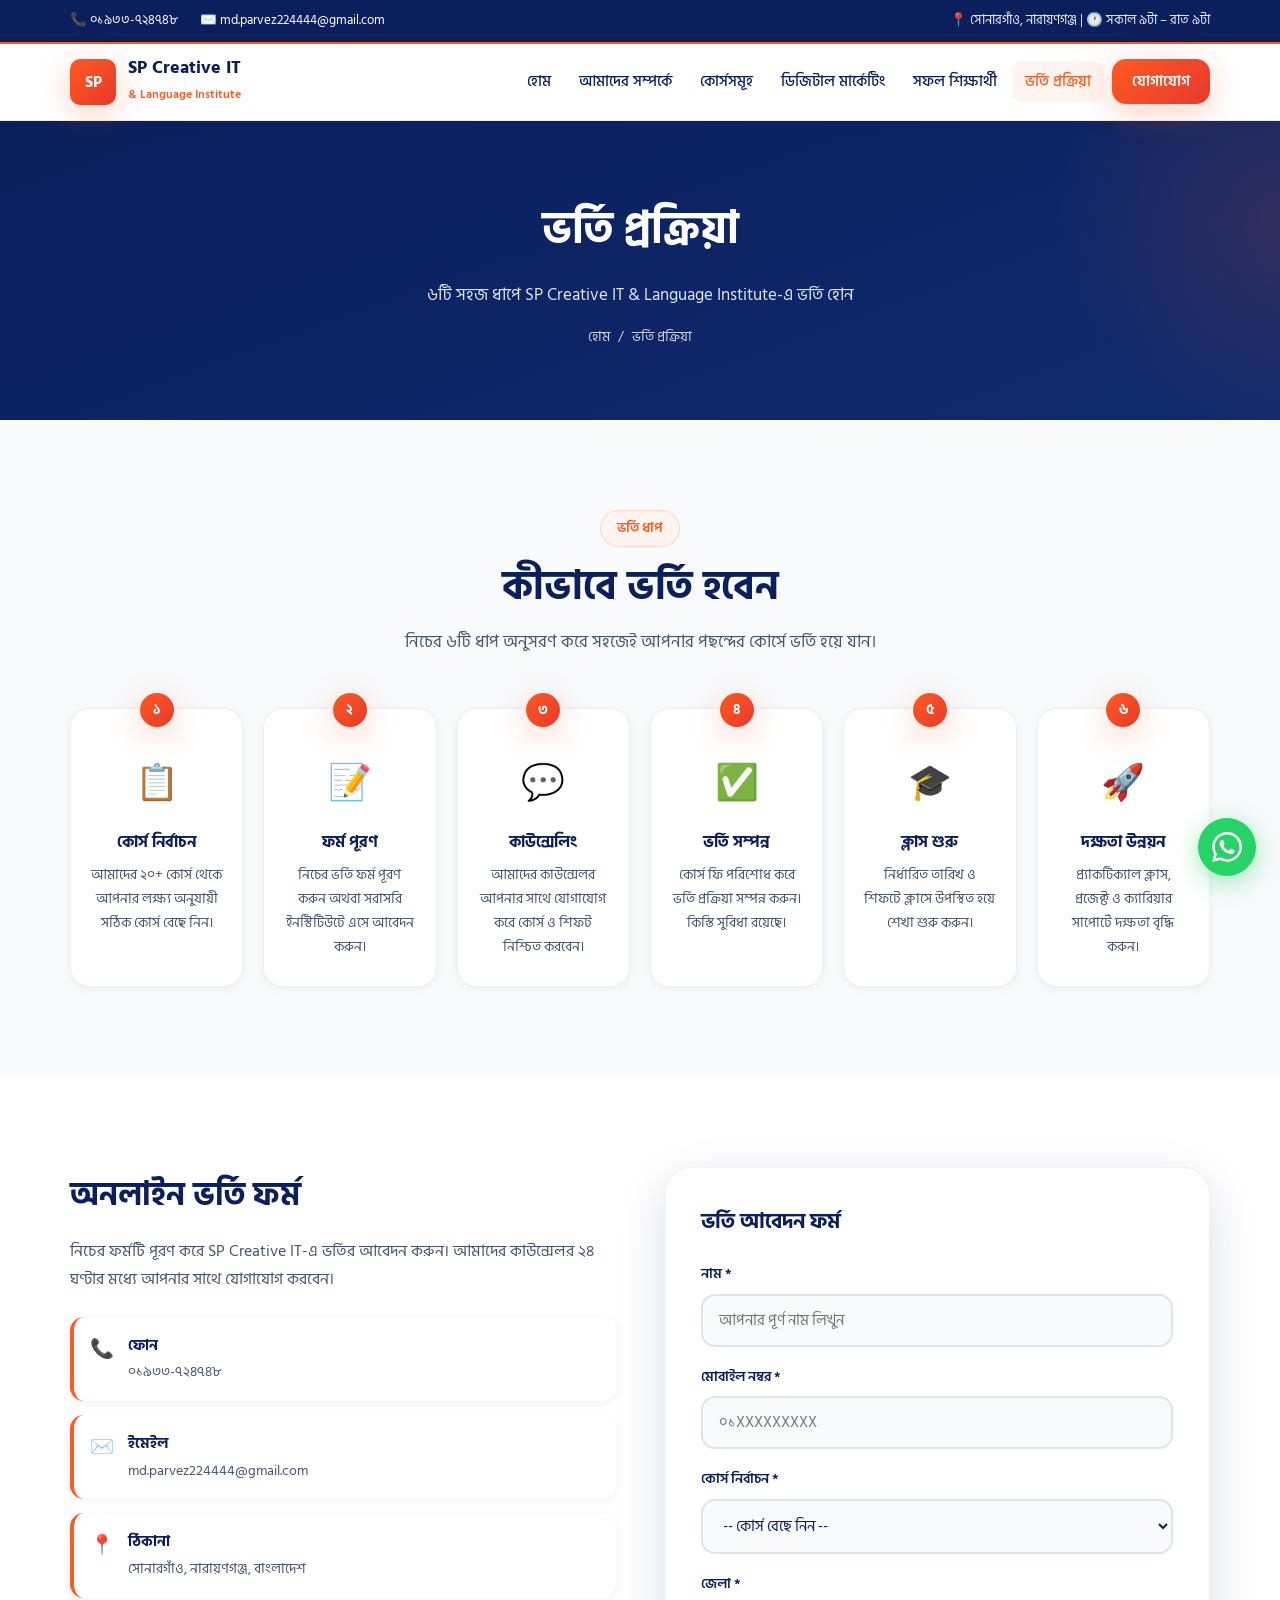
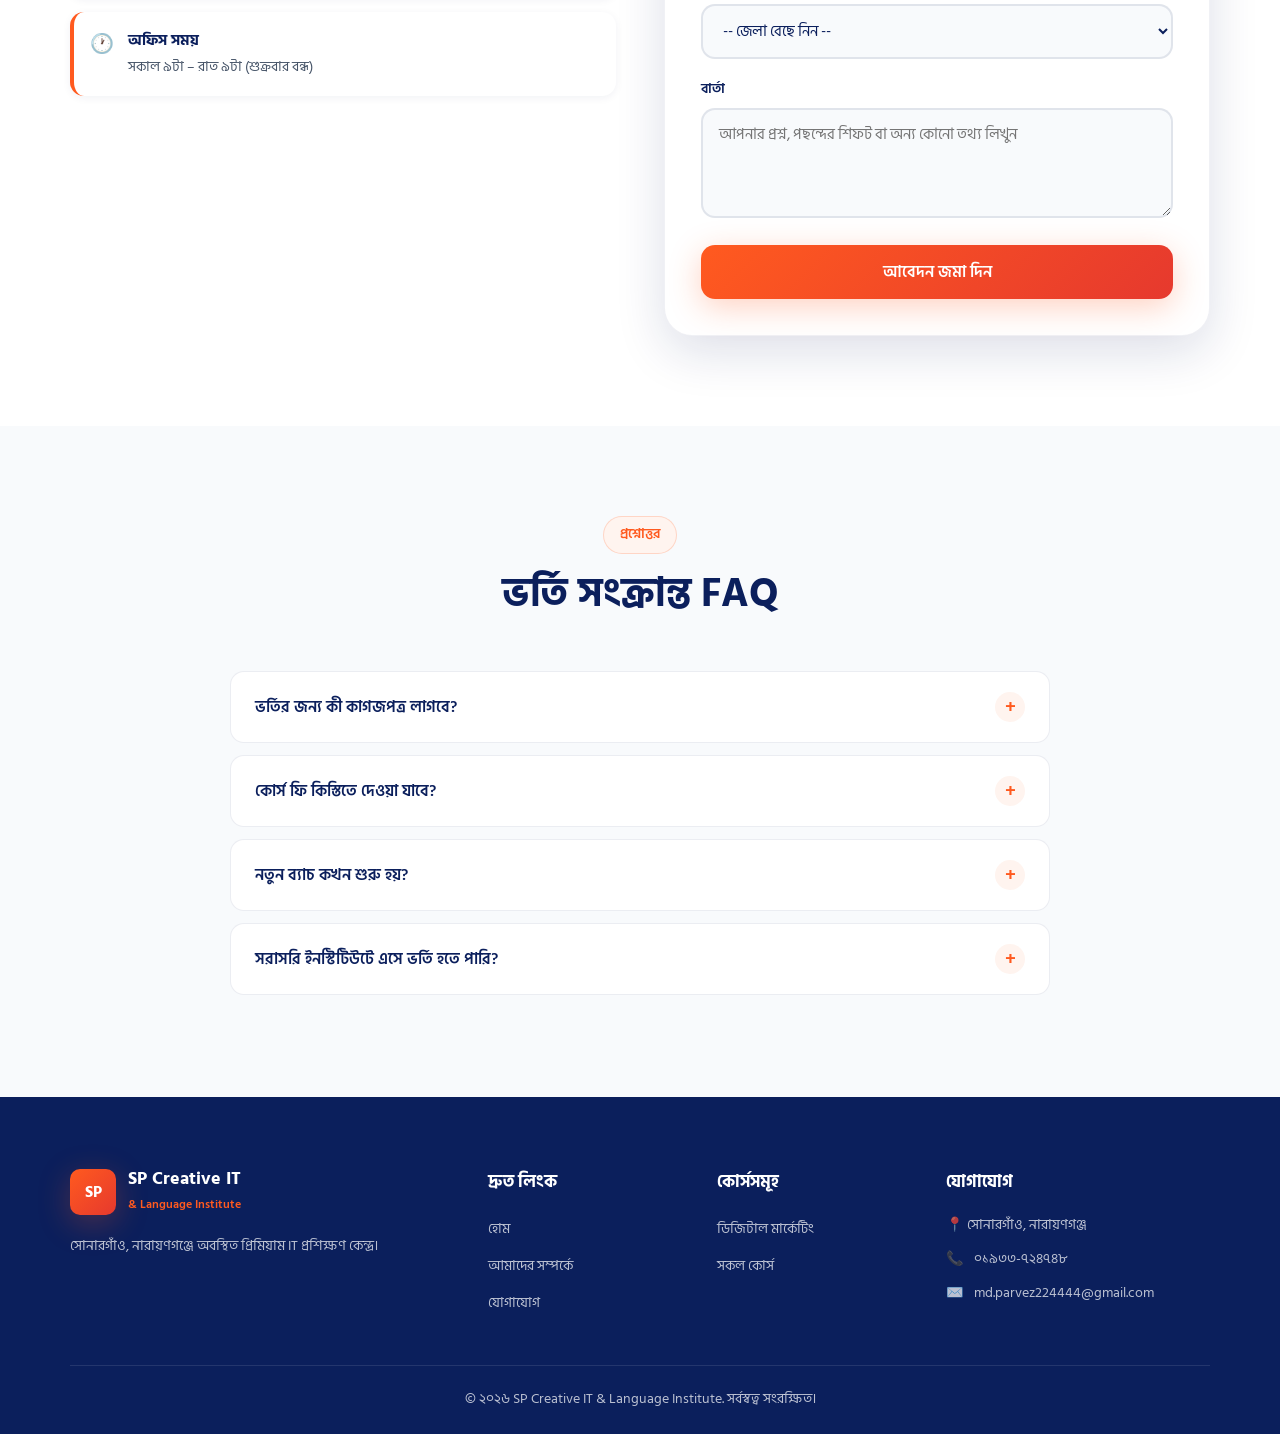
<file: admission.html>
<!DOCTYPE html>
<html lang="bn">
<head>
  <meta charset="UTF-8">
  <meta name="viewport" content="width=device-width, initial-scale=1.0">
  <meta name="description" content="SP Creative IT-এ ভর্তি প্রক্রিয়া — ৬টি সহজ ধাপে ভর্তি হোন। অনলাইন ভর্তি ফর্ম পূরণ করুন।">
  <title>ভর্তি প্রক্রিয়া | SP Creative IT</title>
  <link rel="stylesheet" href="css/style.css">
</head>
<body>

  <div class="top-bar">
    <div class="container">
      <div class="top-bar-info">
        <a href="tel:+8801933724748">📞 ০১৯৩৩-৭২৪৭৪৮</a>
        <a href="mailto:md.parvez224444@gmail.com">✉️ md.parvez224444@gmail.com</a>
      </div>
      <span>📍 সোনারগাঁও, নারায়ণগঞ্জ | 🕐 সকাল ৯টা – রাত ৯টা</span>
    </div>
  </div>

  <header class="header">
    <div class="container">
      <a href="index.html" class="logo"><div class="logo-icon">SP</div><div class="logo-text"><h1>SP Creative IT</h1><span>& Language Institute</span></div></a>
      <button class="menu-toggle" aria-label="মেনু খুলুন"><span></span><span></span><span></span></button>
      <nav class="nav">
        <a href="index.html" class="nav-link">হোম</a>
        <a href="about.html" class="nav-link">আমাদের সম্পর্কে</a>
        <a href="courses.html" class="nav-link">কোর্সসমূহ</a>
        <a href="digital-marketing.html" class="nav-link">ডিজিটাল মার্কেটিং</a>
        <a href="success-stories.html" class="nav-link">সফল শিক্ষার্থী</a>
        <a href="admission.html" class="nav-link">ভর্তি প্রক্রিয়া</a>
        <a href="contact.html" class="nav-link nav-cta">যোগাযোগ</a>
      </nav>
    </div>
  </header>

  <section class="page-header">
    <div class="container">
      <h1>ভর্তি প্রক্রিয়া</h1>
      <p>৬টি সহজ ধাপে SP Creative IT & Language Institute-এ ভর্তি হোন</p>
      <div class="breadcrumb"><a href="index.html">হোম</a> / <span>ভর্তি প্রক্রিয়া</span></div>
    </div>
  </section>

  <section class="section">
    <div class="container">
      <div class="section-header reveal">
        <span class="section-badge">ভর্তি ধাপ</span>
        <h2 class="section-title">কীভাবে ভর্তি হবেন</h2>
        <p class="section-desc">নিচের ৬টি ধাপ অনুসরণ করে সহজেই আপনার পছন্দের কোর্সে ভর্তি হয়ে যান।</p>
      </div>
      <div class="steps-grid">
        <div class="step-card reveal"><div class="step-number">১</div><div class="step-icon">📋</div><h3>কোর্স নির্বাচন</h3><p>আমাদের ২০+ কোর্স থেকে আপনার লক্ষ্য অনুযায়ী সঠিক কোর্স বেছে নিন।</p></div>
        <div class="step-card reveal"><div class="step-number">২</div><div class="step-icon">📝</div><h3>ফর্ম পূরণ</h3><p>নিচের ভর্তি ফর্ম পূরণ করুন অথবা সরাসরি ইনস্টিটিউটে এসে আবেদন করুন।</p></div>
        <div class="step-card reveal"><div class="step-number">৩</div><div class="step-icon">💬</div><h3>কাউন্সেলিং</h3><p>আমাদের কাউন্সেলর আপনার সাথে যোগাযোগ করে কোর্স ও শিফট নিশ্চিত করবেন।</p></div>
        <div class="step-card reveal"><div class="step-number">৪</div><div class="step-icon">✅</div><h3>ভর্তি সম্পন্ন</h3><p>কোর্স ফি পরিশোধ করে ভর্তি প্রক্রিয়া সম্পন্ন করুন। কিস্তি সুবিধা রয়েছে।</p></div>
        <div class="step-card reveal"><div class="step-number">৫</div><div class="step-icon">🎓</div><h3>ক্লাস শুরু</h3><p>নির্ধারিত তারিখ ও শিফটে ক্লাসে উপস্থিত হয়ে শেখা শুরু করুন।</p></div>
        <div class="step-card reveal"><div class="step-number">৬</div><div class="step-icon">🚀</div><h3>দক্ষতা উন্নয়ন</h3><p>প্র্যাকটিক্যাল ক্লাস, প্রজেক্ট ও ক্যারিয়ার সাপোর্টে দক্ষতা বৃদ্ধি করুন।</p></div>
      </div>
    </div>
  </section>

  <section class="section section-alt">
    <div class="container">
      <div class="form-section">
        <div class="form-info reveal">
          <h2>অনলাইন ভর্তি ফর্ম</h2>
          <p>নিচের ফর্মটি পূরণ করে SP Creative IT-এ ভর্তির আবেদন করুন। আমাদের কাউন্সেলর ২৪ ঘণ্টার মধ্যে আপনার সাথে যোগাযোগ করবেন।</p>
          <div class="contact-details">
            <div class="contact-item"><span class="contact-item-icon">📞</span><div><h4>ফোন</h4><p><a href="tel:+8801933724748">০১৯৩৩-৭২৪৭৪৮</a></p></div></div>
            <div class="contact-item"><span class="contact-item-icon">✉️</span><div><h4>ইমেইল</h4><p><a href="mailto:md.parvez224444@gmail.com">md.parvez224444@gmail.com</a></p></div></div>
            <div class="contact-item"><span class="contact-item-icon">📍</span><div><h4>ঠিকানা</h4><p>সোনারগাঁও, নারায়ণগঞ্জ, বাংলাদেশ</p></div></div>
            <div class="contact-item"><span class="contact-item-icon">🕐</span><div><h4>অফিস সময়</h4><p>সকাল ৯টা – রাত ৯টা (শুক্রবার বন্ধ)</p></div></div>
          </div>
        </div>
        <div class="form-card reveal">
          <h3>ভর্তি আবেদন ফর্ম</h3>
          <form class="sp-form">
            <div class="form-group">
              <label for="ad-name">নাম *</label>
              <input type="text" id="ad-name" name="name" placeholder="আপনার পূর্ণ নাম লিখুন" required>
            </div>
            <div class="form-group">
              <label for="ad-phone">মোবাইল নম্বর *</label>
              <input type="tel" id="ad-phone" name="phone" placeholder="০১XXXXXXXXX" required>
            </div>
            <div class="form-group">
              <label for="ad-course">কোর্স নির্বাচন *</label>
              <select id="ad-course" name="course" required>
                <option value="">-- কোর্স বেছে নিন --</option>
                <option value="digital-marketing">ডিজিটাল মার্কেটিং ফ্রিল্যান্সিং (১ মাস)</option>
                <option value="computer-basic">কম্পিউটার বেসিক (৩ মাস)</option>
                <option value="basic-to-master">কম্পিউটার বেসিক টু মাস্টার (৪ মাস)</option>
                <option value="office-app">অফিস অ্যাপ্লিকেশন (৬ মাস)</option>
                <option value="hardware">কম্পিউটার হার্ডওয়্যার ও এসেম্বলিং</option>
                <option value="graphics-basic">গ্রাফিক্স ডিজাইন বেসিক (৩ মাস)</option>
                <option value="graphics-master">গ্রাফিক্স ডিজাইন মাস্টার (৬ মাস)</option>
                <option value="online-shop">অনলাইন দোকান / সাইবার ক্যাফ (২ মাস)</option>
                <option value="heat-press">অটোমেটিক হিট প্রেস ও স্ক্রিন প্রিন্টিং (৪ দিন)</option>
              </select>
            </div>
            <div class="form-group">
              <label for="ad-district">জেলা *</label>
              <select id="ad-district" name="district" required>
                <option value="">-- জেলা বেছে নিন --</option>
                <option value="narayanganj">নারায়ণগঞ্জ</option>
                <option value="dhaka">ঢাকা</option>
                <option value="gazipur">গাজীপুর</option>
                <option value="munshiganj">মুন্সীগঞ্জ</option>
                <option value="comilla">কুমিল্লা</option>
                <option value="chittagong">চট্টগ্রাম</option>
                <option value="sylhet">সিলেট</option>
                <option value="rajshahi">রাজশাহী</option>
                <option value="khulna">খুলনা</option>
                <option value="barishal">বরিশাল</option>
                <option value="other">অন্যান্য</option>
              </select>
            </div>
            <div class="form-group">
              <label for="ad-message">বার্তা</label>
              <textarea id="ad-message" name="message" placeholder="আপনার প্রশ্ন, পছন্দের শিফট বা অন্য কোনো তথ্য লিখুন"></textarea>
            </div>
            <button type="submit" class="btn btn-primary" style="width:100%;">আবেদন জমা দিন</button>
            <div class="form-success">✅ আপনার আবেদন সফলভাবে জমা হয়েছে! আমরা শীঘ্রই ০১৯৩৩-৭২৪৭৪৮ নম্বরে যোগাযোগ করব।</div>
          </form>
        </div>
      </div>
    </div>
  </section>

  <section class="section">
    <div class="container">
      <div class="section-header reveal">
        <span class="section-badge">প্রশ্নোত্তর</span>
        <h2 class="section-title">ভর্তি সংক্রান্ত FAQ</h2>
      </div>
      <div class="faq-list reveal">
        <div class="faq-item">
          <button class="faq-question">ভর্তির জন্য কী কাগজপত্র লাগবে?<span class="faq-icon">+</span></button>
          <div class="faq-answer"><div class="faq-answer-inner">SSC/HSC সনদপত্রের photocopy, NID/Birth Certificate photocopy, ২ কপি passport size ছবি এবং সক্রিয় mobile number প্রয়োজন।</div></div>
        </div>
        <div class="faq-item">
          <button class="faq-question">কোর্স ফি কিস্তিতে দেওয়া যাবে?<span class="faq-icon">+</span></button>
          <div class="faq-answer"><div class="faq-answer-inner">হ্যাঁ, ভর্তির সময় আংশিক ফি দিয়ে বাকি কিস্তি কোর্স চলাকালীন ২–৩ কিস্তিতে পরিশোধ করা যায়। বিস্তারিত জানতে ০১৯৩৩-৭২৪৭৪৮-এ কল করুন।</div></div>
        </div>
        <div class="faq-item">
          <button class="faq-question">নতুন ব্যাচ কখন শুরু হয়?<span class="faq-icon">+</span></button>
          <div class="faq-answer"><div class="faq-answer-inner">প্রতি মাসের ১ম ও ১৫ তারিখে নতুন ব্যাচ শুরু হয়। ভর্তি হওয়ার ৩–৭ দিনের মধ্যে ক্লাস শুরু করা হয়।</div></div>
        </div>
        <div class="faq-item">
          <button class="faq-question">সরাসরি ইনস্টিটিউটে এসে ভর্তি হতে পারি?<span class="faq-icon">+</span></button>
          <div class="faq-answer"><div class="faq-answer-inner">অবশ্যই! সোনারগাঁও, নারায়ণগঞ্জে অবস্থিত আমাদের ক্যাম্পাসে সকাল ৯টা থেকে রাত ৯টা পর্যন্ত সরাসরি এসে ভর্তি ও কাউন্সেলিং নিতে পারবেন।</div></div>
        </div>
      </div>
    </div>
  </section>

  <footer class="footer">
    <div class="container">
      <div class="footer-grid">
        <div class="footer-brand">
          <a href="index.html" class="logo"><div class="logo-icon">SP</div><div class="logo-text"><h1 style="color:#fff;">SP Creative IT</h1><span>& Language Institute</span></div></a>
          <p>সোনারগাঁও, নারায়ণগঞ্জে অবস্থিত প্রিমিয়াম IT প্রশিক্ষণ কেন্দ্র।</p>
        </div>
        <div><h4>দ্রুত লিংক</h4><ul class="footer-links"><li><a href="index.html">হোম</a></li><li><a href="about.html">আমাদের সম্পর্কে</a></li><li><a href="contact.html">যোগাযোগ</a></li></ul></div>
        <div><h4>কোর্সসমূহ</h4><ul class="footer-links"><li><a href="digital-marketing.html">ডিজিটাল মার্কেটিং</a></li><li><a href="courses.html">সকল কোর্স</a></li></ul></div>
        <div><h4>যোগাযোগ</h4><ul class="footer-contact"><li>📍 সোনারগাঁও, নারায়ণগঞ্জ</li><li>📞 <a href="tel:+8801933724748">০১৯৩৩-৭২৪৭৪৮</a></li><li>✉️ <a href="mailto:md.parvez224444@gmail.com">md.parvez224444@gmail.com</a></li></ul></div>
      </div>
      <div class="footer-bottom"><p>&copy; ২০২৬ SP Creative IT & Language Institute. সর্বস্বত্ব সংরক্ষিত।</p></div>
    </div>
  </footer>

  <a href="https://wa.me/8801933724748" class="whatsapp-float" target="_blank" rel="noopener" aria-label="WhatsApp"><span class="whatsapp-tooltip">WhatsApp-এ লিখুন</span><svg viewBox="0 0 24 24"><path d="M17.472 14.382c-.297-.149-1.758-.867-2.03-.967-.273-.099-.471-.148-.67.15-.197.297-.767.966-.94 1.164-.173.199-.347.223-.644.075-.297-.15-1.255-.463-2.39-1.475-.883-.788-1.48-1.761-1.653-2.059-.173-.297-.018-.458.13-.606.134-.133.298-.347.446-.52.149-.174.198-.298.298-.497.099-.198.05-.371-.025-.52-.075-.149-.669-1.612-.916-2.207-.242-.579-.487-.5-.669-.51-.173-.008-.371-.01-.57-.01-.198 0-.52.074-.792.372-.272.297-1.04 1.016-1.04 2.479 0 1.462 1.065 2.875 1.213 3.074.149.198 2.096 3.2 5.077 4.487.709.306 1.262.489 1.694.625.712.227 1.36.195 1.871.118.571-.085 1.758-.719 2.006-1.413.248-.694.248-1.289.173-1.413-.074-.124-.272-.198-.57-.347m-5.421 7.403h-.004a9.87 9.87 0 01-5.031-1.378l-.361-.214-3.741.982.998-3.648-.235-.374a9.86 9.86 0 01-1.51-5.26c.001-5.45 4.436-9.884 9.888-9.884 2.64 0 5.122 1.03 6.988 2.898a9.825 9.825 0 012.893 6.994c-.003 5.45-4.435 9.884-9.881 9.884m8.413-18.297A11.815 11.815 0 0012.05 0C5.495 0 .16 5.335.157 11.892c0 2.096.547 4.142 1.588 5.945L.057 24l6.305-1.654a11.882 11.882 0 005.683 1.448h.005c6.554 0 11.89-5.335 11.893-11.893a11.821 11.821 0 00-3.48-8.413z"/></svg></a>
  <script src="js/script.js"></script>
</body>
</html>
</file>
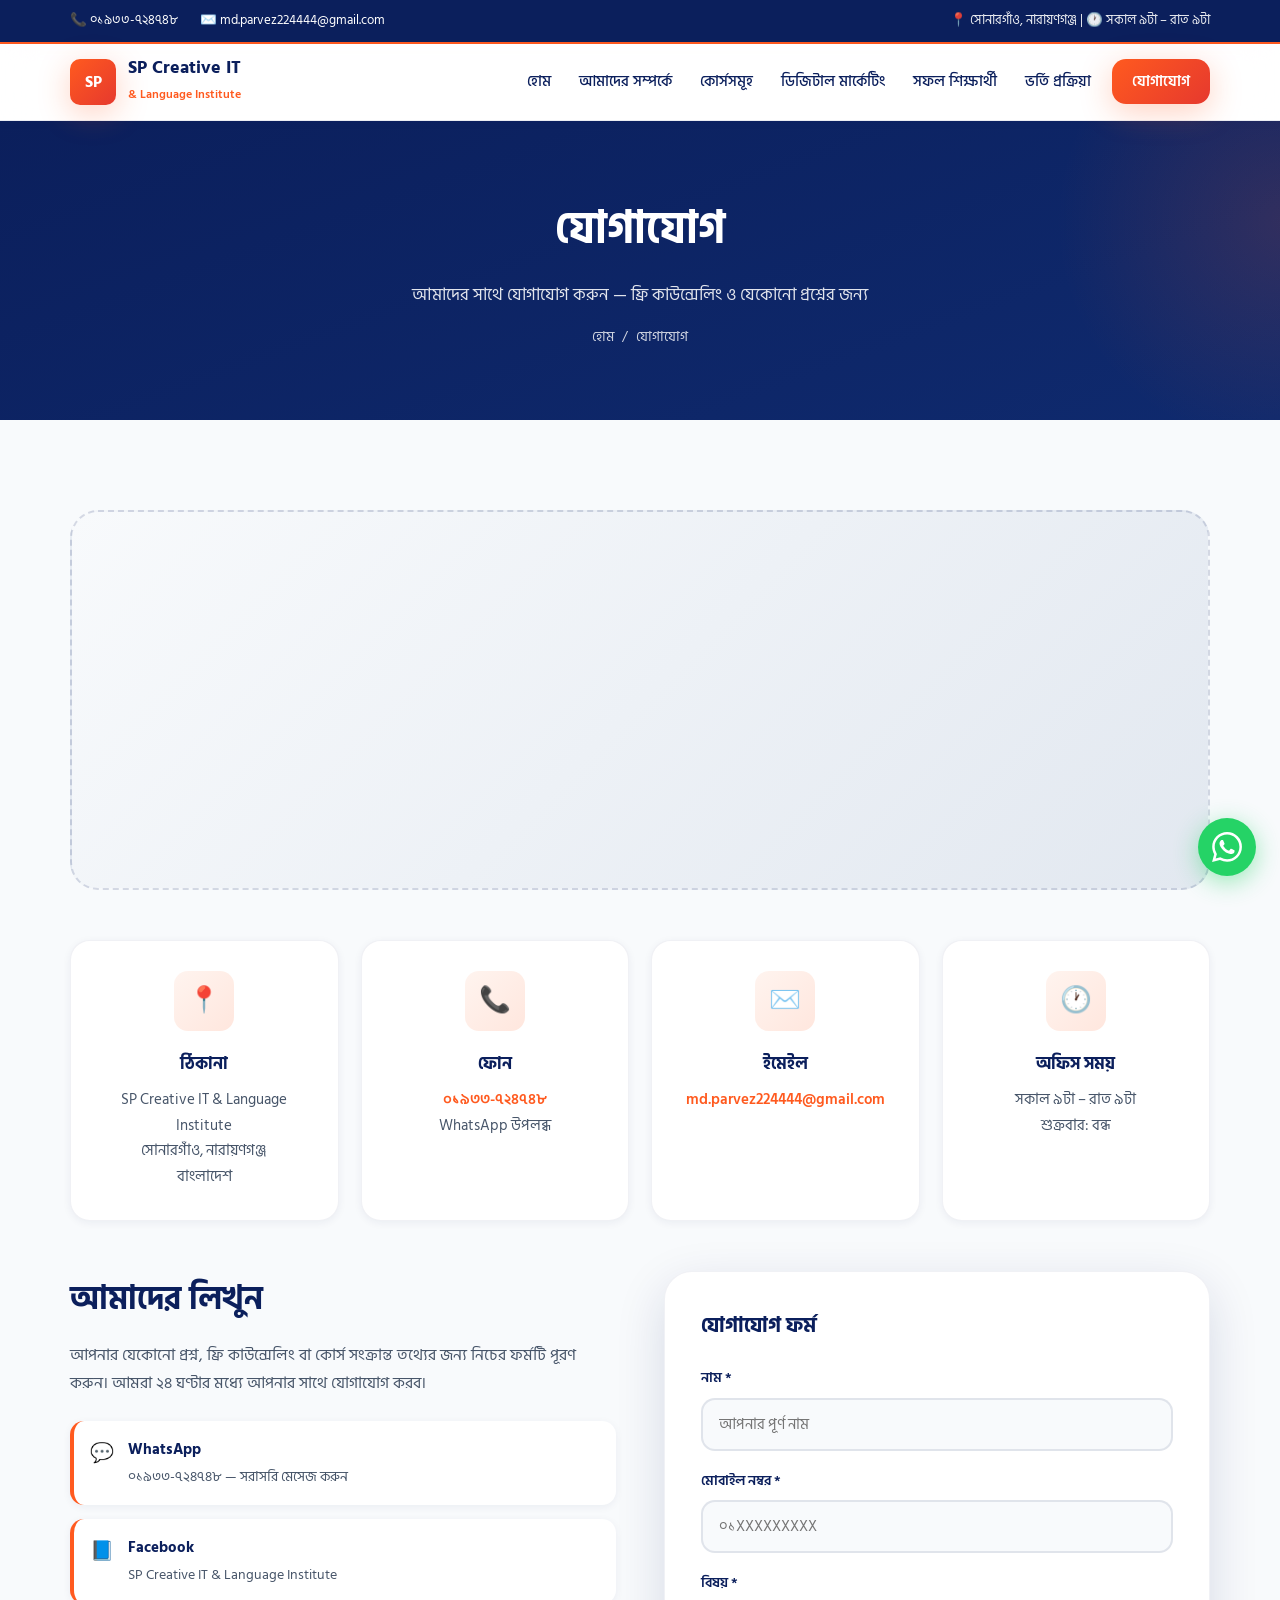
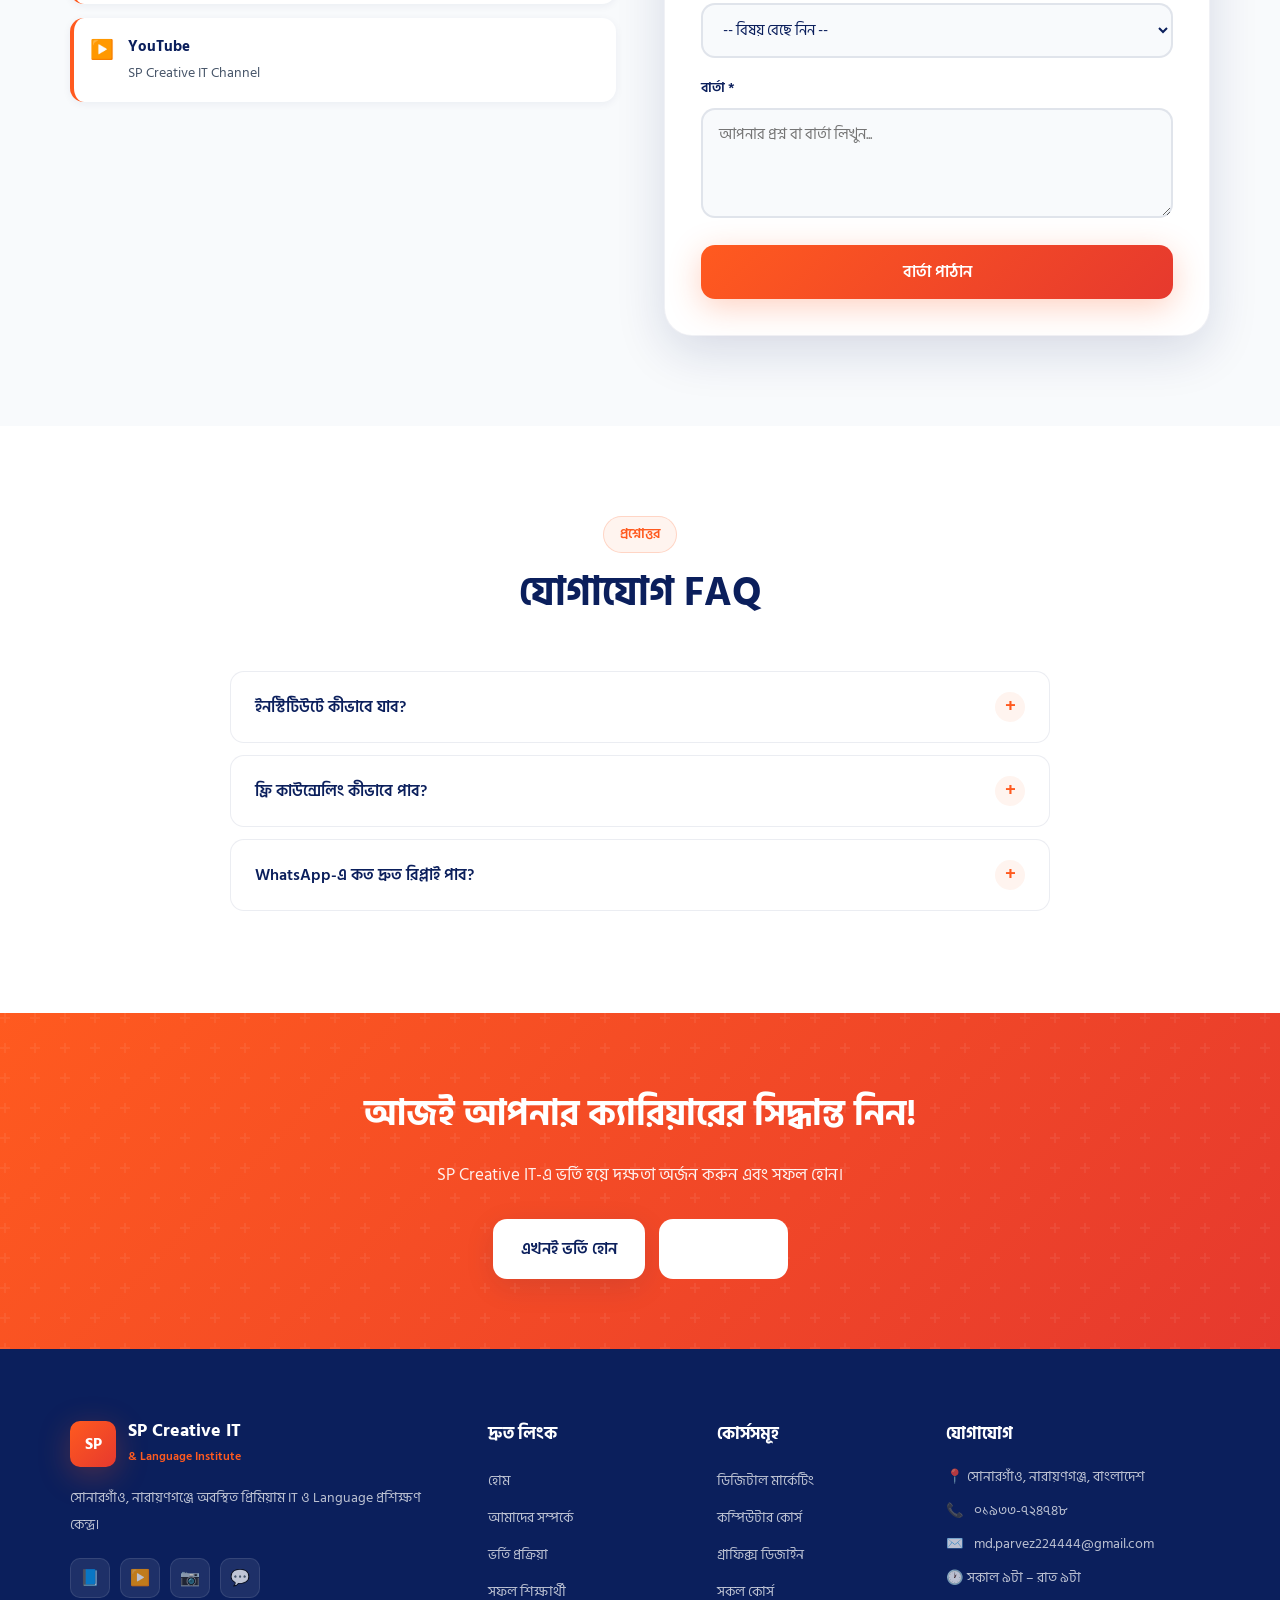
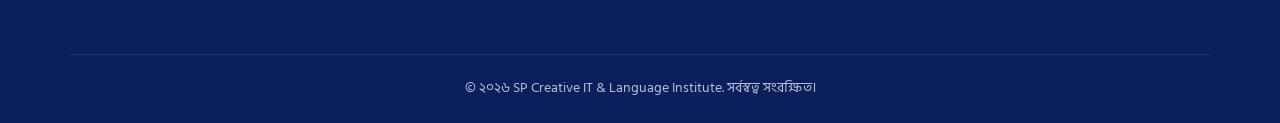
<file: contact.html>
<!DOCTYPE html>
<html lang="bn">
<head>
  <meta charset="UTF-8">
  <meta name="viewport" content="width=device-width, initial-scale=1.0">
  <meta name="description" content="SP Creative IT & Language Institute-এর সাথে যোগাযোগ করুন — সোনারগাঁও, নারায়ণগঞ্জ। ফোন: ০১৯৩৩-৭২৪৭৪৮।">
  <title>যোগাযোগ | SP Creative IT</title>
  <link rel="stylesheet" href="css/style.css">
</head>
<body>

  <div class="top-bar">
    <div class="container">
      <div class="top-bar-info">
        <a href="tel:+8801933724748">📞 ০১৯৩৩-৭২৪৭৪৮</a>
        <a href="mailto:md.parvez224444@gmail.com">✉️ md.parvez224444@gmail.com</a>
      </div>
      <span>📍 সোনারগাঁও, নারায়ণগঞ্জ | 🕐 সকাল ৯টা – রাত ৯টা</span>
    </div>
  </div>

  <header class="header">
    <div class="container">
      <a href="index.html" class="logo"><div class="logo-icon">SP</div><div class="logo-text"><h1>SP Creative IT</h1><span>& Language Institute</span></div></a>
      <button class="menu-toggle" aria-label="মেনু খুলুন"><span></span><span></span><span></span></button>
      <nav class="nav">
        <a href="index.html" class="nav-link">হোম</a>
        <a href="about.html" class="nav-link">আমাদের সম্পর্কে</a>
        <a href="courses.html" class="nav-link">কোর্সসমূহ</a>
        <a href="digital-marketing.html" class="nav-link">ডিজিটাল মার্কেটিং</a>
        <a href="success-stories.html" class="nav-link">সফল শিক্ষার্থী</a>
        <a href="admission.html" class="nav-link">ভর্তি প্রক্রিয়া</a>
        <a href="contact.html" class="nav-link nav-cta">যোগাযোগ</a>
      </nav>
    </div>
  </header>

  <section class="page-header">
    <div class="container">
      <h1>যোগাযোগ</h1>
      <p>আমাদের সাথে যোগাযোগ করুন — ফ্রি কাউন্সেলিং ও যেকোনো প্রশ্নের জন্য</p>
      <div class="breadcrumb"><a href="index.html">হোম</a> / <span>যোগাযোগ</span></div>
    </div>
  </section>

  <section class="section">
    <div class="container">
      <div class="map-placeholder reveal">
        <iframe
          src="https://maps.google.com/maps?q=Sonargaon,+Narayanganj,+Bangladesh&t=&z=14&ie=UTF8&iwloc=&output=embed"
          allowfullscreen=""
          loading="lazy"
          referrerpolicy="no-referrer-when-downgrade"
          title="SP Creative IT & Language Institute — সোনারগাঁও, নারায়ণগঞ্জ">
        </iframe>
      </div>

      <div class="features-grid reveal" style="margin-bottom:50px;">
        <div class="feature-card">
          <div class="feature-icon">📍</div>
          <h3>ঠিকানা</h3>
          <p>SP Creative IT & Language Institute<br>সোনারগাঁও, নারায়ণগঞ্জ<br>বাংলাদেশ</p>
        </div>
        <div class="feature-card">
          <div class="feature-icon">📞</div>
          <h3>ফোন</h3>
          <p><a href="tel:+8801933724748" style="color:var(--primary-orange);font-weight:600;">০১৯৩৩-৭২৪৭৪৮</a><br>WhatsApp উপলব্ধ</p>
        </div>
        <div class="feature-card">
          <div class="feature-icon">✉️</div>
          <h3>ইমেইল</h3>
          <p><a href="mailto:md.parvez224444@gmail.com" style="color:var(--primary-orange);font-weight:600;">md.parvez224444@gmail.com</a></p>
        </div>
        <div class="feature-card">
          <div class="feature-icon">🕐</div>
          <h3>অফিস সময়</h3>
          <p>সকাল ৯টা – রাত ৯টা<br>শুক্রবার: বন্ধ</p>
        </div>
      </div>

      <div class="form-section">
        <div class="form-info reveal">
          <h2>আমাদের লিখুন</h2>
          <p>আপনার যেকোনো প্রশ্ন, ফ্রি কাউন্সেলিং বা কোর্স সংক্রান্ত তথ্যের জন্য নিচের ফর্মটি পূরণ করুন। আমরা ২৪ ঘণ্টার মধ্যে আপনার সাথে যোগাযোগ করব।</p>
          <div class="contact-details">
            <div class="contact-item"><span class="contact-item-icon">💬</span><div><h4>WhatsApp</h4><p><a href="https://wa.me/8801933724748">০১৯৩৩-৭২৪৭৪৮</a> — সরাসরি মেসেজ করুন</p></div></div>
            <div class="contact-item"><span class="contact-item-icon">📘</span><div><h4>Facebook</h4><p>SP Creative IT & Language Institute</p></div></div>
            <div class="contact-item"><span class="contact-item-icon">▶️</span><div><h4>YouTube</h4><p>SP Creative IT Channel</p></div></div>
          </div>
        </div>
        <div class="form-card reveal">
          <h3>যোগাযোগ ফর্ম</h3>
          <form class="sp-form">
            <div class="form-group">
              <label for="ct-name">নাম *</label>
              <input type="text" id="ct-name" name="name" placeholder="আপনার পূর্ণ নাম" required>
            </div>
            <div class="form-group">
              <label for="ct-phone">মোবাইল নম্বর *</label>
              <input type="tel" id="ct-phone" name="phone" placeholder="০১XXXXXXXXX" required>
            </div>
            <div class="form-group">
              <label for="ct-subject">বিষয় *</label>
              <select id="ct-subject" name="subject" required>
                <option value="">-- বিষয় বেছে নিন --</option>
                <option value="counseling">ফ্রি কাউন্সেলিং</option>
                <option value="admission">ভর্তি সংক্রান্ত</option>
                <option value="course">কোর্স তথ্য</option>
                <option value="fee">ফি ও কিস্তি</option>
                <option value="other">অন্যান্য</option>
              </select>
            </div>
            <div class="form-group">
              <label for="ct-message">বার্তা *</label>
              <textarea id="ct-message" name="message" placeholder="আপনার প্রশ্ন বা বার্তা লিখুন..." required></textarea>
            </div>
            <button type="submit" class="btn btn-primary" style="width:100%;">বার্তা পাঠান</button>
            <div class="form-success">✅ আপনার বার্তা সফলভাবে পাঠানো হয়েছে! আমরা শীঘ্রই ০১৯৩৩-৭২৪৭৪৮ নম্বরে যোগাযোগ করব।</div>
          </form>
        </div>
      </div>
    </div>
  </section>

  <section class="section section-alt">
    <div class="container">
      <div class="section-header reveal">
        <span class="section-badge">প্রশ্নোত্তর</span>
        <h2 class="section-title">যোগাযোগ FAQ</h2>
      </div>
      <div class="faq-list reveal">
        <div class="faq-item">
          <button class="faq-question">ইনস্টিটিউটে কীভাবে যাব?<span class="faq-icon">+</span></button>
          <div class="faq-answer"><div class="faq-answer-inner">SP Creative IT & Language Institute সোনারগাঁও, নারায়ণগঞ্জে অবস্থিত। Dhaka-Chittagong Highway ধরে সোনারগাঁওয়ে নামলে সহজেই পৌঁছানো যায়। উপরের Google Map দেখুন।</div></div>
        </div>
        <div class="faq-item">
          <button class="faq-question">ফ্রি কাউন্সেলিং কীভাবে পাব?<span class="faq-icon">+</span></button>
          <div class="faq-answer"><div class="faq-answer-inner">যোগাযোগ ফর্মে "ফ্রি কাউন্সেলিং" বিষয়টি নির্বাচন করুন, WhatsApp-এ মেসেজ করুন অথবা ০১৯৩৩-৭২৪৭৪৮ নম্বরে কল করুন।</div></div>
        </div>
        <div class="faq-item">
          <button class="faq-question">WhatsApp-এ কত দ্রুত রিপ্লাই পাব?<span class="faq-icon">+</span></button>
          <div class="faq-answer"><div class="faq-answer-inner">অফিস সময়ে (সকাল ৯টা – রাত ৯টা) সাধারণত ১–২ ঘণ্টার মধ্যে রিপ্লাই দেওয়া হয়।</div></div>
        </div>
      </div>
    </div>
  </section>

  <section class="cta-banner">
    <div class="container">
      <h2>আজই আপনার ক্যারিয়ারের সিদ্ধান্ত নিন!</h2>
      <p>SP Creative IT-এ ভর্তি হয়ে দক্ষতা অর্জন করুন এবং সফল হোন।</p>
      <div class="cta-buttons">
        <a href="admission.html" class="btn btn-white">এখনই ভর্তি হোন</a>
        <a href="courses.html" class="btn btn-outline" style="border-color:rgba(255,255,255,0.5);color:#fff;">কোর্স দেখুন</a>
      </div>
    </div>
  </section>

  <footer class="footer">
    <div class="container">
      <div class="footer-grid">
        <div class="footer-brand">
          <a href="index.html" class="logo"><div class="logo-icon">SP</div><div class="logo-text"><h1 style="color:#fff;">SP Creative IT</h1><span>& Language Institute</span></div></a>
          <p>সোনারগাঁও, নারায়ণগঞ্জে অবস্থিত প্রিমিয়াম IT ও Language প্রশিক্ষণ কেন্দ্র।</p>
          <div class="footer-social">
            <a href="#" class="social-link" aria-label="Facebook">📘</a>
            <a href="#" class="social-link" aria-label="YouTube">▶️</a>
            <a href="#" class="social-link" aria-label="Instagram">📷</a>
            <a href="https://wa.me/8801933724748" class="social-link" aria-label="WhatsApp">💬</a>
          </div>
        </div>
        <div><h4>দ্রুত লিংক</h4><ul class="footer-links"><li><a href="index.html">হোম</a></li><li><a href="about.html">আমাদের সম্পর্কে</a></li><li><a href="admission.html">ভর্তি প্রক্রিয়া</a></li><li><a href="success-stories.html">সফল শিক্ষার্থী</a></li></ul></div>
        <div><h4>কোর্সসমূহ</h4><ul class="footer-links"><li><a href="digital-marketing.html">ডিজিটাল মার্কেটিং</a></li><li><a href="courses.html">কম্পিউটার কোর্স</a></li><li><a href="courses.html">গ্রাফিক্স ডিজাইন</a></li><li><a href="courses.html">সকল কোর্স</a></li></ul></div>
        <div><h4>যোগাযোগ</h4><ul class="footer-contact"><li>📍 সোনারগাঁও, নারায়ণগঞ্জ, বাংলাদেশ</li><li>📞 <a href="tel:+8801933724748">০১৯৩৩-৭২৪৭৪৮</a></li><li>✉️ <a href="mailto:md.parvez224444@gmail.com">md.parvez224444@gmail.com</a></li><li>🕐 সকাল ৯টা – রাত ৯টা</li></ul></div>
      </div>
      <div class="footer-bottom"><p>&copy; ২০২৬ SP Creative IT & Language Institute. সর্বস্বত্ব সংরক্ষিত।</p></div>
    </div>
  </footer>

  <a href="https://wa.me/8801933724748?text=আসসালামু%20আলাইকুম,%20আমি%20SP%20Creative%20IT%20সম্পর্কে%20জানতে%20চাই।" class="whatsapp-float" target="_blank" rel="noopener" aria-label="WhatsApp"><span class="whatsapp-tooltip">WhatsApp-এ লিখুন</span><svg viewBox="0 0 24 24"><path d="M17.472 14.382c-.297-.149-1.758-.867-2.03-.967-.273-.099-.471-.148-.67.15-.197.297-.767.966-.94 1.164-.173.199-.347.223-.644.075-.297-.15-1.255-.463-2.39-1.475-.883-.788-1.48-1.761-1.653-2.059-.173-.297-.018-.458.13-.606.134-.133.298-.347.446-.52.149-.174.198-.298.298-.497.099-.198.05-.371-.025-.52-.075-.149-.669-1.612-.916-2.207-.242-.579-.487-.5-.669-.51-.173-.008-.371-.01-.57-.01-.198 0-.52.074-.792.372-.272.297-1.04 1.016-1.04 2.479 0 1.462 1.065 2.875 1.213 3.074.149.198 2.096 3.2 5.077 4.487.709.306 1.262.489 1.694.625.712.227 1.36.195 1.871.118.571-.085 1.758-.719 2.006-1.413.248-.694.248-1.289.173-1.413-.074-.124-.272-.198-.57-.347m-5.421 7.403h-.004a9.87 9.87 0 01-5.031-1.378l-.361-.214-3.741.982.998-3.648-.235-.374a9.86 9.86 0 01-1.51-5.26c.001-5.45 4.436-9.884 9.888-9.884 2.64 0 5.122 1.03 6.988 2.898a9.825 9.825 0 012.893 6.994c-.003 5.45-4.435 9.884-9.881 9.884m8.413-18.297A11.815 11.815 0 0012.05 0C5.495 0 .16 5.335.157 11.892c0 2.096.547 4.142 1.588 5.945L.057 24l6.305-1.654a11.882 11.882 0 005.683 1.448h.005c6.554 0 11.89-5.335 11.893-11.893a11.821 11.821 0 00-3.48-8.413z"/></svg></a>
  <script src="js/script.js"></script>
</body>
</html>
</file>
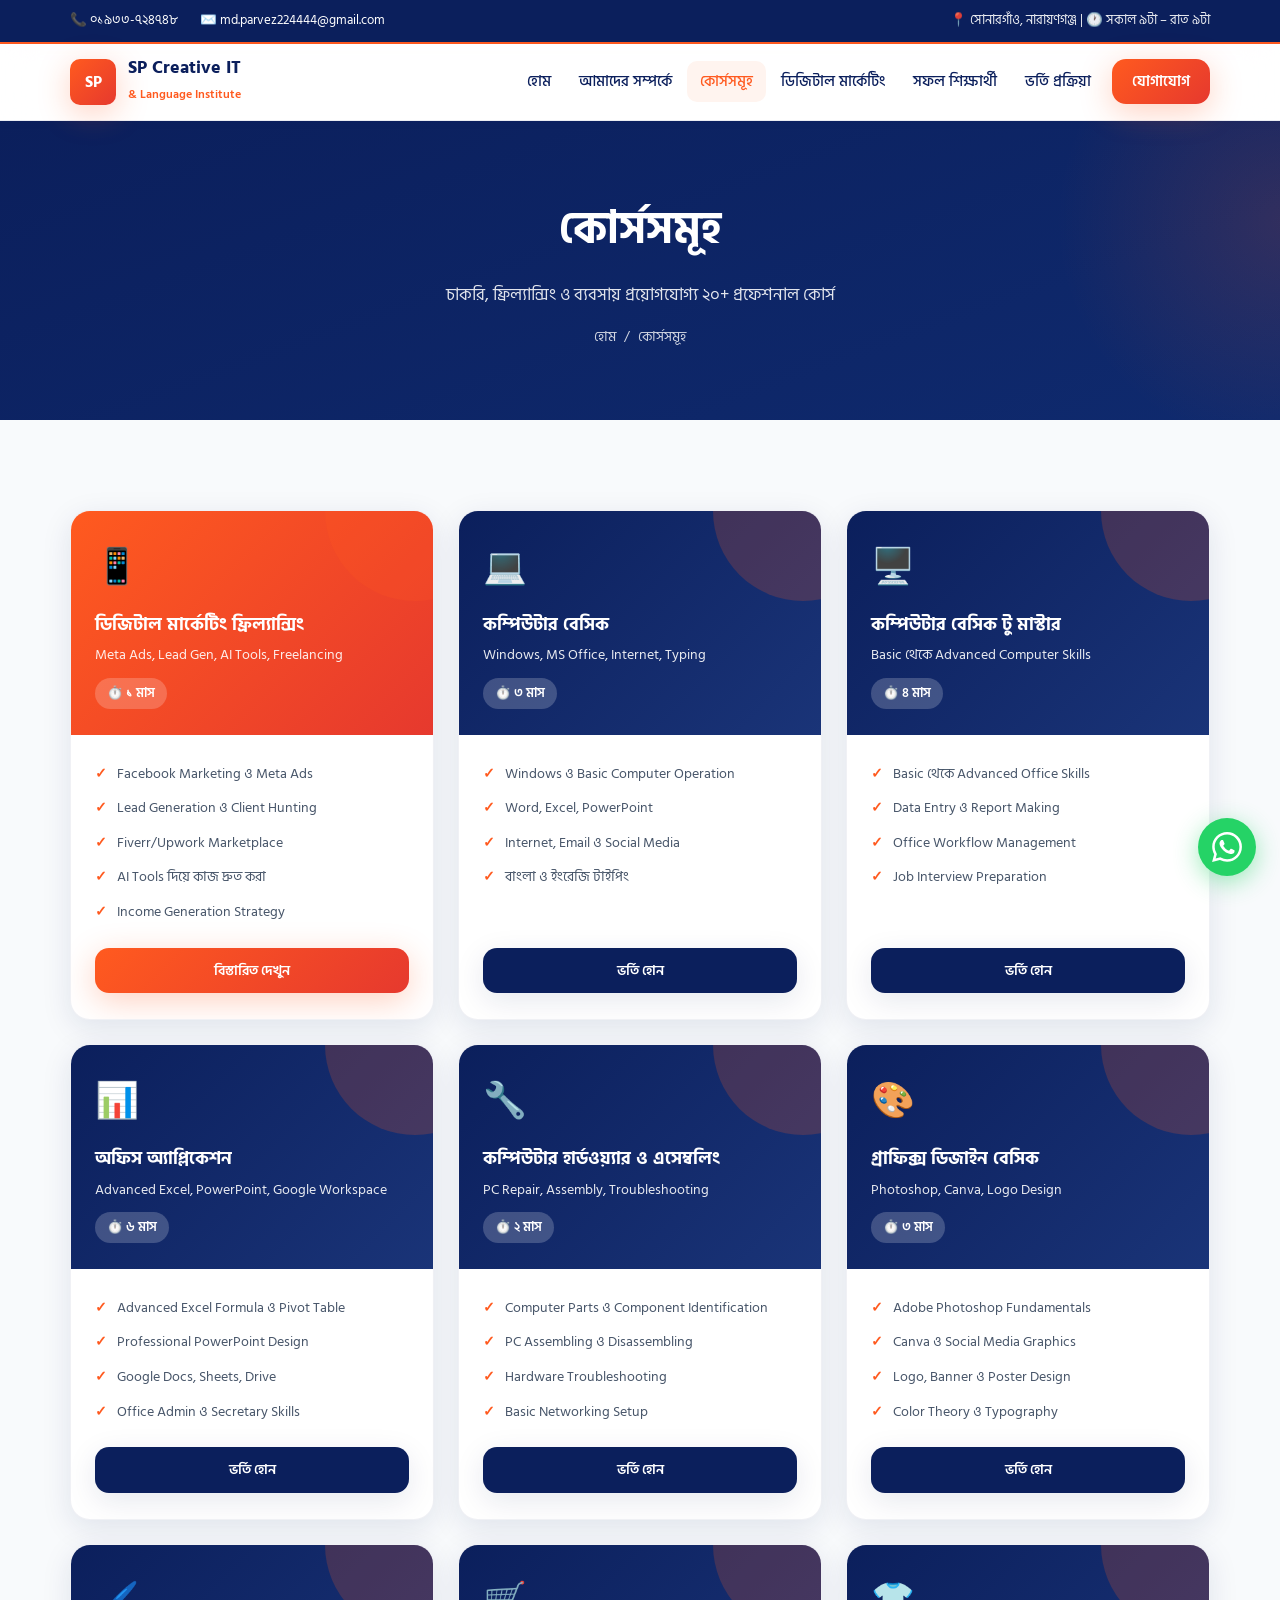
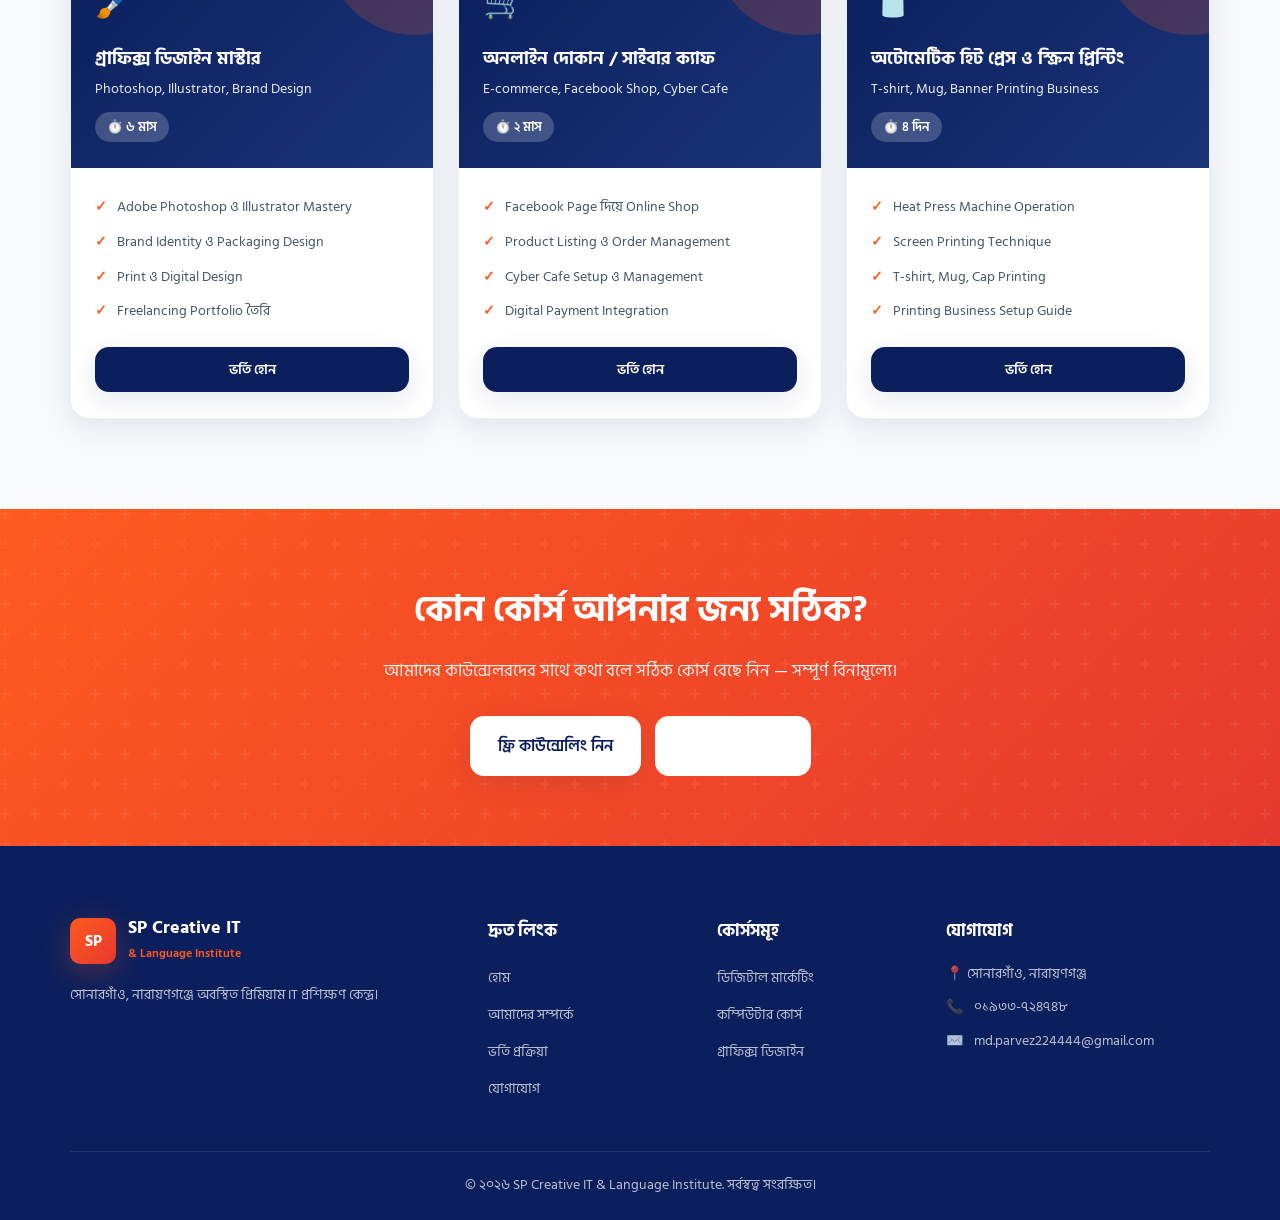
<file: courses.html>
<!DOCTYPE html>
<html lang="bn">
<head>
  <meta charset="UTF-8">
  <meta name="viewport" content="width=device-width, initial-scale=1.0">
  <meta name="description" content="SP Creative IT-এর ২০+ প্রফেশনাল কোর্স — ডিজিটাল মার্কেটিং, কম্পিউটার, গ্রাফিক্স ডিজাইন, অফিস অ্যাপ্লিকেশন ও আরও অনেক কিছু।">
  <title>কোর্সসমূহ | SP Creative IT</title>
  <link rel="stylesheet" href="css/style.css">
</head>
<body>

  <div class="top-bar">
    <div class="container">
      <div class="top-bar-info">
        <a href="tel:+8801933724748">📞 ০১৯৩৩-৭২৪৭৪৮</a>
        <a href="mailto:md.parvez224444@gmail.com">✉️ md.parvez224444@gmail.com</a>
      </div>
      <span>📍 সোনারগাঁও, নারায়ণগঞ্জ | 🕐 সকাল ৯টা – রাত ৯টা</span>
    </div>
  </div>

  <header class="header">
    <div class="container">
      <a href="index.html" class="logo"><div class="logo-icon">SP</div><div class="logo-text"><h1>SP Creative IT</h1><span>& Language Institute</span></div></a>
      <button class="menu-toggle" aria-label="মেনু খুলুন"><span></span><span></span><span></span></button>
      <nav class="nav">
        <a href="index.html" class="nav-link">হোম</a>
        <a href="about.html" class="nav-link">আমাদের সম্পর্কে</a>
        <a href="courses.html" class="nav-link">কোর্সসমূহ</a>
        <a href="digital-marketing.html" class="nav-link">ডিজিটাল মার্কেটিং</a>
        <a href="success-stories.html" class="nav-link">সফল শিক্ষার্থী</a>
        <a href="admission.html" class="nav-link">ভর্তি প্রক্রিয়া</a>
        <a href="contact.html" class="nav-link nav-cta">যোগাযোগ</a>
      </nav>
    </div>
  </header>

  <section class="page-header">
    <div class="container">
      <h1>কোর্সসমূহ</h1>
      <p>চাকরি, ফ্রিল্যান্সিং ও ব্যবসায় প্রয়োগযোগ্য ২০+ প্রফেশনাল কোর্স</p>
      <div class="breadcrumb"><a href="index.html">হোম</a> / <span>কোর্সসমূহ</span></div>
    </div>
  </section>

  <section class="section">
    <div class="container">
      <div class="courses-grid">

        <div class="course-card reveal">
          <div class="course-card-header featured">
            <div class="course-emoji">📱</div>
            <h3>ডিজিটাল মার্কেটিং ফ্রিল্যান্সিং</h3>
            <p>Meta Ads, Lead Gen, AI Tools, Freelancing</p>
            <span class="course-duration-badge">⏱️ ১ মাস</span>
          </div>
          <div class="course-card-body">
            <ul class="course-features">
              <li>Facebook Marketing ও Meta Ads</li>
              <li>Lead Generation ও Client Hunting</li>
              <li>Fiverr/Upwork Marketplace</li>
              <li>AI Tools দিয়ে কাজ দ্রুত করা</li>
              <li>Income Generation Strategy</li>
            </ul>
            <a href="digital-marketing.html" class="btn btn-primary btn-sm">বিস্তারিত দেখুন</a>
          </div>
        </div>

        <div class="course-card reveal">
          <div class="course-card-header">
            <div class="course-emoji">💻</div>
            <h3>কম্পিউটার বেসিক</h3>
            <p>Windows, MS Office, Internet, Typing</p>
            <span class="course-duration-badge">⏱️ ৩ মাস</span>
          </div>
          <div class="course-card-body">
            <ul class="course-features">
              <li>Windows ও Basic Computer Operation</li>
              <li>Word, Excel, PowerPoint</li>
              <li>Internet, Email ও Social Media</li>
              <li>বাংলা ও ইংরেজি টাইপিং</li>
            </ul>
            <a href="admission.html" class="btn btn-navy btn-sm">ভর্তি হোন</a>
          </div>
        </div>

        <div class="course-card reveal">
          <div class="course-card-header">
            <div class="course-emoji">🖥️</div>
            <h3>কম্পিউটার বেসিক টু মাস্টার</h3>
            <p>Basic থেকে Advanced Computer Skills</p>
            <span class="course-duration-badge">⏱️ ৪ মাস</span>
          </div>
          <div class="course-card-body">
            <ul class="course-features">
              <li>Basic থেকে Advanced Office Skills</li>
              <li>Data Entry ও Report Making</li>
              <li>Office Workflow Management</li>
              <li>Job Interview Preparation</li>
            </ul>
            <a href="admission.html" class="btn btn-navy btn-sm">ভর্তি হোন</a>
          </div>
        </div>

        <div class="course-card reveal">
          <div class="course-card-header">
            <div class="course-emoji">📊</div>
            <h3>অফিস অ্যাপ্লিকেশন</h3>
            <p>Advanced Excel, PowerPoint, Google Workspace</p>
            <span class="course-duration-badge">⏱️ ৬ মাস</span>
          </div>
          <div class="course-card-body">
            <ul class="course-features">
              <li>Advanced Excel Formula ও Pivot Table</li>
              <li>Professional PowerPoint Design</li>
              <li>Google Docs, Sheets, Drive</li>
              <li>Office Admin ও Secretary Skills</li>
            </ul>
            <a href="admission.html" class="btn btn-navy btn-sm">ভর্তি হোন</a>
          </div>
        </div>

        <div class="course-card reveal">
          <div class="course-card-header">
            <div class="course-emoji">🔧</div>
            <h3>কম্পিউটার হার্ডওয়্যার ও এসেম্বলিং</h3>
            <p>PC Repair, Assembly, Troubleshooting</p>
            <span class="course-duration-badge">⏱️ ২ মাস</span>
          </div>
          <div class="course-card-body">
            <ul class="course-features">
              <li>Computer Parts ও Component Identification</li>
              <li>PC Assembling ও Disassembling</li>
              <li>Hardware Troubleshooting</li>
              <li>Basic Networking Setup</li>
            </ul>
            <a href="admission.html" class="btn btn-navy btn-sm">ভর্তি হোন</a>
          </div>
        </div>

        <div class="course-card reveal">
          <div class="course-card-header">
            <div class="course-emoji">🎨</div>
            <h3>গ্রাফিক্স ডিজাইন বেসিক</h3>
            <p>Photoshop, Canva, Logo Design</p>
            <span class="course-duration-badge">⏱️ ৩ মাস</span>
          </div>
          <div class="course-card-body">
            <ul class="course-features">
              <li>Adobe Photoshop Fundamentals</li>
              <li>Canva ও Social Media Graphics</li>
              <li>Logo, Banner ও Poster Design</li>
              <li>Color Theory ও Typography</li>
            </ul>
            <a href="admission.html" class="btn btn-navy btn-sm">ভর্তি হোন</a>
          </div>
        </div>

        <div class="course-card reveal">
          <div class="course-card-header">
            <div class="course-emoji">🖌️</div>
            <h3>গ্রাফিক্স ডিজাইন মাস্টার</h3>
            <p>Photoshop, Illustrator, Brand Design</p>
            <span class="course-duration-badge">⏱️ ৬ মাস</span>
          </div>
          <div class="course-card-body">
            <ul class="course-features">
              <li>Adobe Photoshop ও Illustrator Mastery</li>
              <li>Brand Identity ও Packaging Design</li>
              <li>Print ও Digital Design</li>
              <li>Freelancing Portfolio তৈরি</li>
            </ul>
            <a href="admission.html" class="btn btn-navy btn-sm">ভর্তি হোন</a>
          </div>
        </div>

        <div class="course-card reveal">
          <div class="course-card-header">
            <div class="course-emoji">🛒</div>
            <h3>অনলাইন দোকান / সাইবার ক্যাফ</h3>
            <p>E-commerce, Facebook Shop, Cyber Cafe</p>
            <span class="course-duration-badge">⏱️ ২ মাস</span>
          </div>
          <div class="course-card-body">
            <ul class="course-features">
              <li>Facebook Page দিয়ে Online Shop</li>
              <li>Product Listing ও Order Management</li>
              <li>Cyber Cafe Setup ও Management</li>
              <li>Digital Payment Integration</li>
            </ul>
            <a href="admission.html" class="btn btn-navy btn-sm">ভর্তি হোন</a>
          </div>
        </div>

        <div class="course-card reveal">
          <div class="course-card-header">
            <div class="course-emoji">👕</div>
            <h3>অটোমেটিক হিট প্রেস ও স্ক্রিন প্রিন্টিং</h3>
            <p>T-shirt, Mug, Banner Printing Business</p>
            <span class="course-duration-badge">⏱️ ৪ দিন</span>
          </div>
          <div class="course-card-body">
            <ul class="course-features">
              <li>Heat Press Machine Operation</li>
              <li>Screen Printing Technique</li>
              <li>T-shirt, Mug, Cap Printing</li>
              <li>Printing Business Setup Guide</li>
            </ul>
            <a href="admission.html" class="btn btn-navy btn-sm">ভর্তি হোন</a>
          </div>
        </div>

      </div>
    </div>
  </section>

  <section class="cta-banner">
    <div class="container">
      <h2>কোন কোর্স আপনার জন্য সঠিক?</h2>
      <p>আমাদের কাউন্সেলরদের সাথে কথা বলে সঠিক কোর্স বেছে নিন — সম্পূর্ণ বিনামূল্যে।</p>
      <div class="cta-buttons">
        <a href="contact.html" class="btn btn-white">ফ্রি কাউন্সেলিং নিন</a>
        <a href="admission.html" class="btn btn-outline" style="border-color:rgba(255,255,255,0.5);color:#fff;">এখনই ভর্তি হোন</a>
      </div>
    </div>
  </section>

  <footer class="footer">
    <div class="container">
      <div class="footer-grid">
        <div class="footer-brand">
          <a href="index.html" class="logo"><div class="logo-icon">SP</div><div class="logo-text"><h1 style="color:#fff;">SP Creative IT</h1><span>& Language Institute</span></div></a>
          <p>সোনারগাঁও, নারায়ণগঞ্জে অবস্থিত প্রিমিয়াম IT প্রশিক্ষণ কেন্দ্র।</p>
        </div>
        <div><h4>দ্রুত লিংক</h4><ul class="footer-links"><li><a href="index.html">হোম</a></li><li><a href="about.html">আমাদের সম্পর্কে</a></li><li><a href="admission.html">ভর্তি প্রক্রিয়া</a></li><li><a href="contact.html">যোগাযোগ</a></li></ul></div>
        <div><h4>কোর্সসমূহ</h4><ul class="footer-links"><li><a href="digital-marketing.html">ডিজিটাল মার্কেটিং</a></li><li><a href="courses.html">কম্পিউটার কোর্স</a></li><li><a href="courses.html">গ্রাফিক্স ডিজাইন</a></li></ul></div>
        <div><h4>যোগাযোগ</h4><ul class="footer-contact"><li>📍 সোনারগাঁও, নারায়ণগঞ্জ</li><li>📞 <a href="tel:+8801933724748">০১৯৩৩-৭২৪৭৪৮</a></li><li>✉️ <a href="mailto:md.parvez224444@gmail.com">md.parvez224444@gmail.com</a></li></ul></div>
      </div>
      <div class="footer-bottom"><p>&copy; ২০২৬ SP Creative IT & Language Institute. সর্বস্বত্ব সংরক্ষিত।</p></div>
    </div>
  </footer>

  <a href="https://wa.me/8801933724748" class="whatsapp-float" target="_blank" rel="noopener" aria-label="WhatsApp"><span class="whatsapp-tooltip">WhatsApp-এ লিখুন</span><svg viewBox="0 0 24 24"><path d="M17.472 14.382c-.297-.149-1.758-.867-2.03-.967-.273-.099-.471-.148-.67.15-.197.297-.767.966-.94 1.164-.173.199-.347.223-.644.075-.297-.15-1.255-.463-2.39-1.475-.883-.788-1.48-1.761-1.653-2.059-.173-.297-.018-.458.13-.606.134-.133.298-.347.446-.52.149-.174.198-.298.298-.497.099-.198.05-.371-.025-.52-.075-.149-.669-1.612-.916-2.207-.242-.579-.487-.5-.669-.51-.173-.008-.371-.01-.57-.01-.198 0-.52.074-.792.372-.272.297-1.04 1.016-1.04 2.479 0 1.462 1.065 2.875 1.213 3.074.149.198 2.096 3.2 5.077 4.487.709.306 1.262.489 1.694.625.712.227 1.36.195 1.871.118.571-.085 1.758-.719 2.006-1.413.248-.694.248-1.289.173-1.413-.074-.124-.272-.198-.57-.347m-5.421 7.403h-.004a9.87 9.87 0 01-5.031-1.378l-.361-.214-3.741.982.998-3.648-.235-.374a9.86 9.86 0 01-1.51-5.26c.001-5.45 4.436-9.884 9.888-9.884 2.64 0 5.122 1.03 6.988 2.898a9.825 9.825 0 012.893 6.994c-.003 5.45-4.435 9.884-9.881 9.884m8.413-18.297A11.815 11.815 0 0012.05 0C5.495 0 .16 5.335.157 11.892c0 2.096.547 4.142 1.588 5.945L.057 24l6.305-1.654a11.882 11.882 0 005.683 1.448h.005c6.554 0 11.89-5.335 11.893-11.893a11.821 11.821 0 00-3.48-8.413z"/></svg></a>
  <script src="js/script.js"></script>
</body>
</html>
</file>
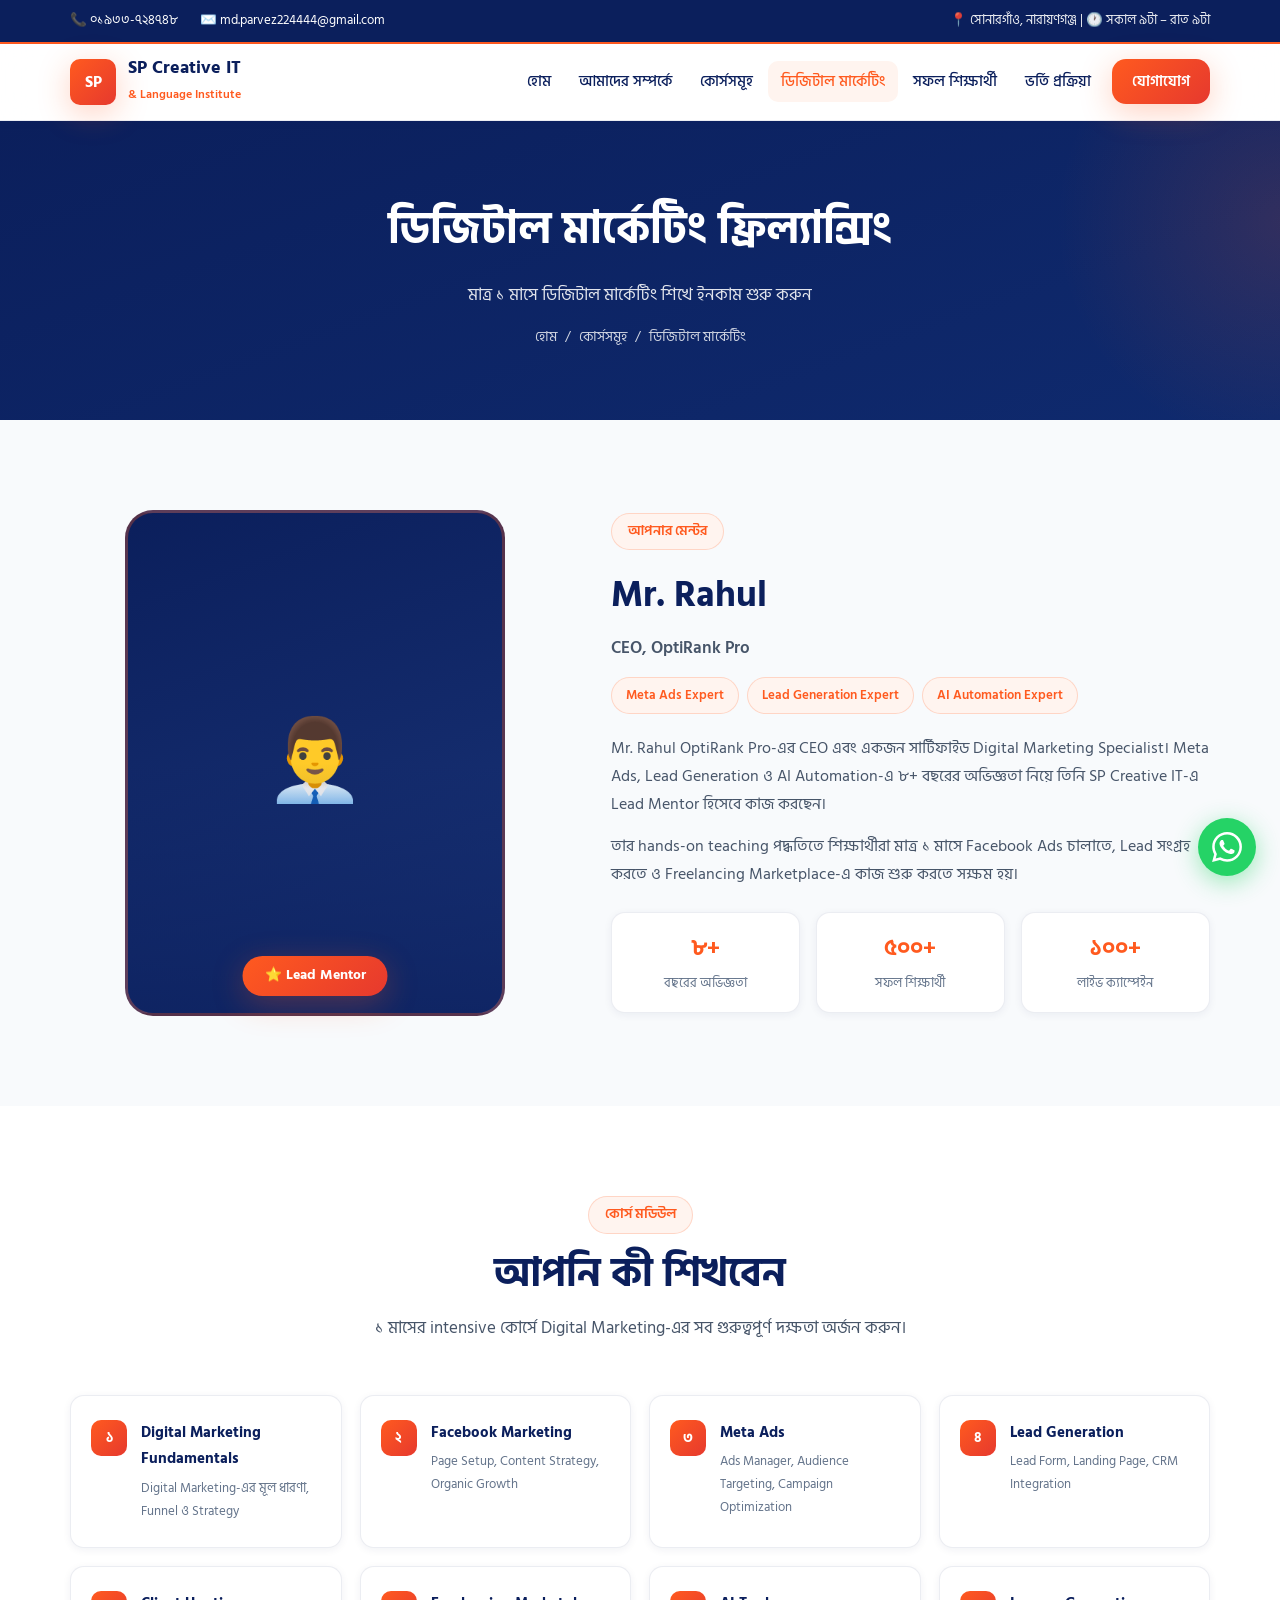
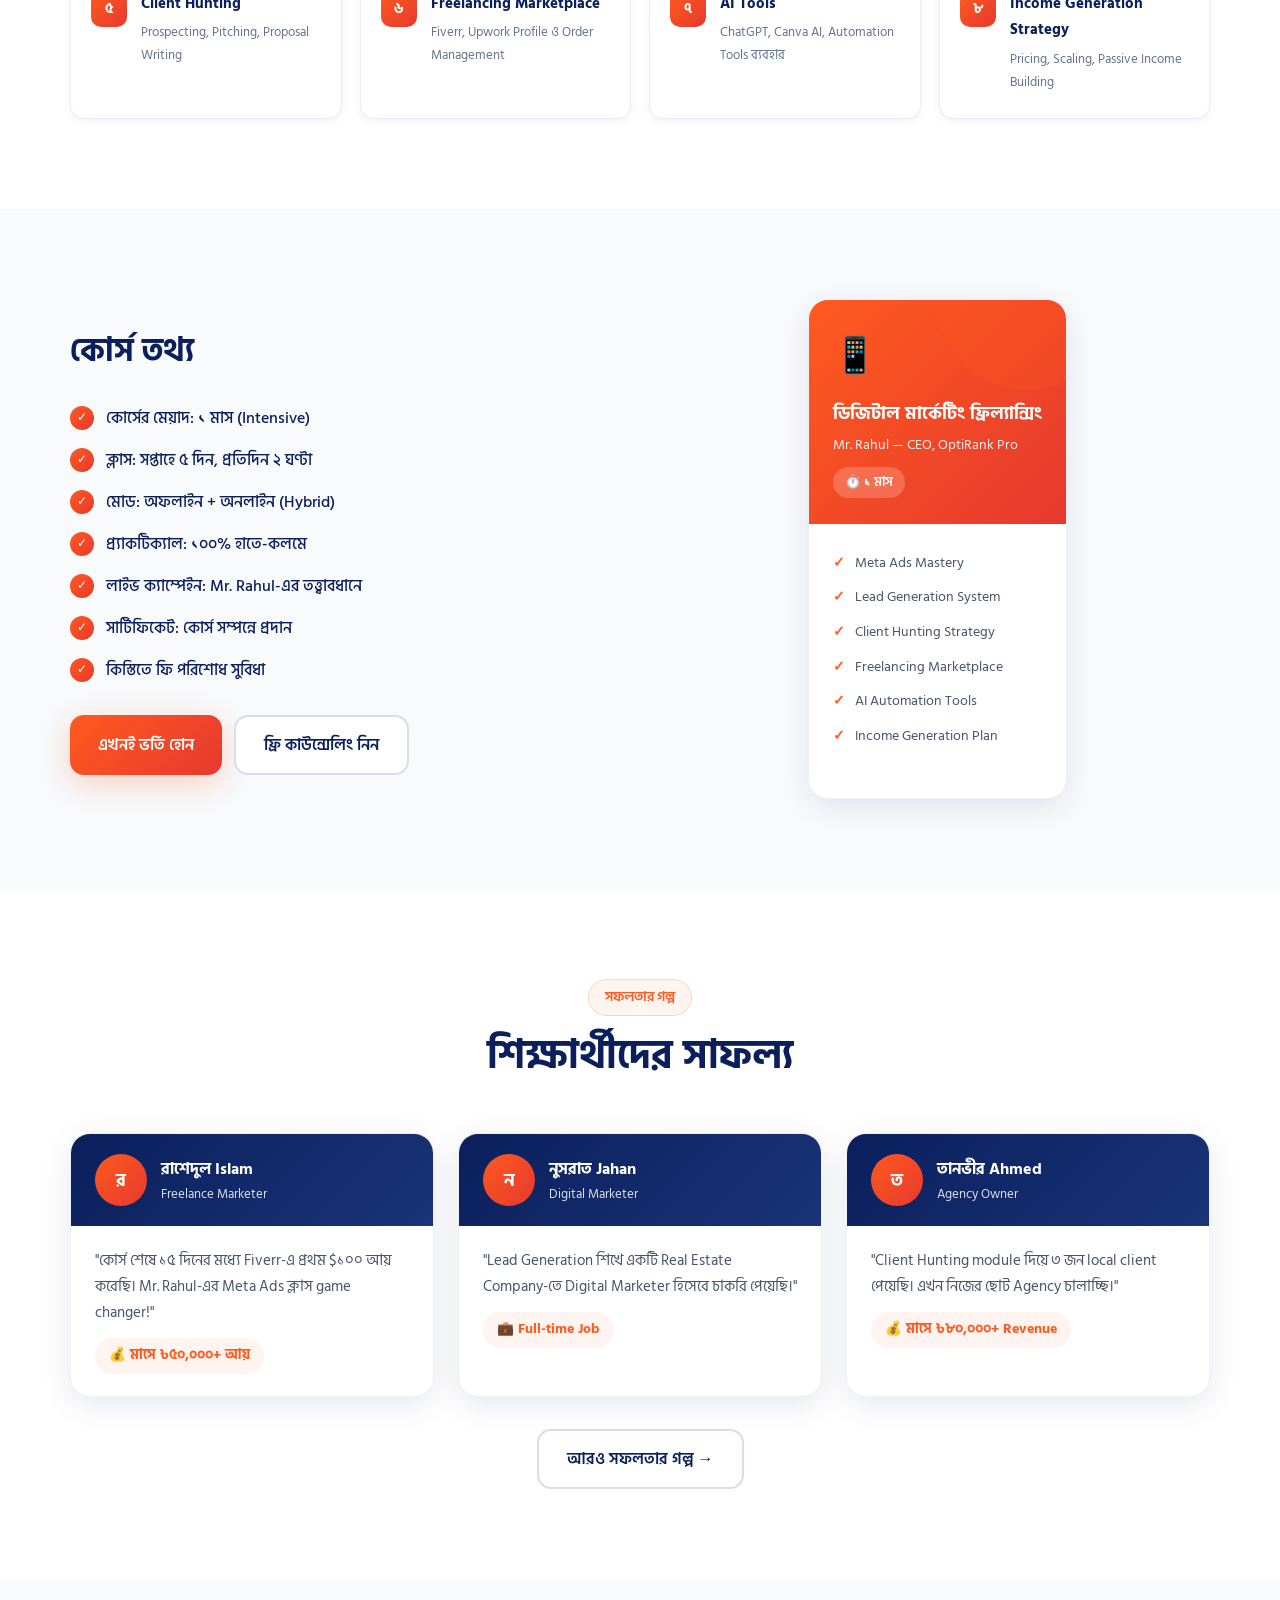
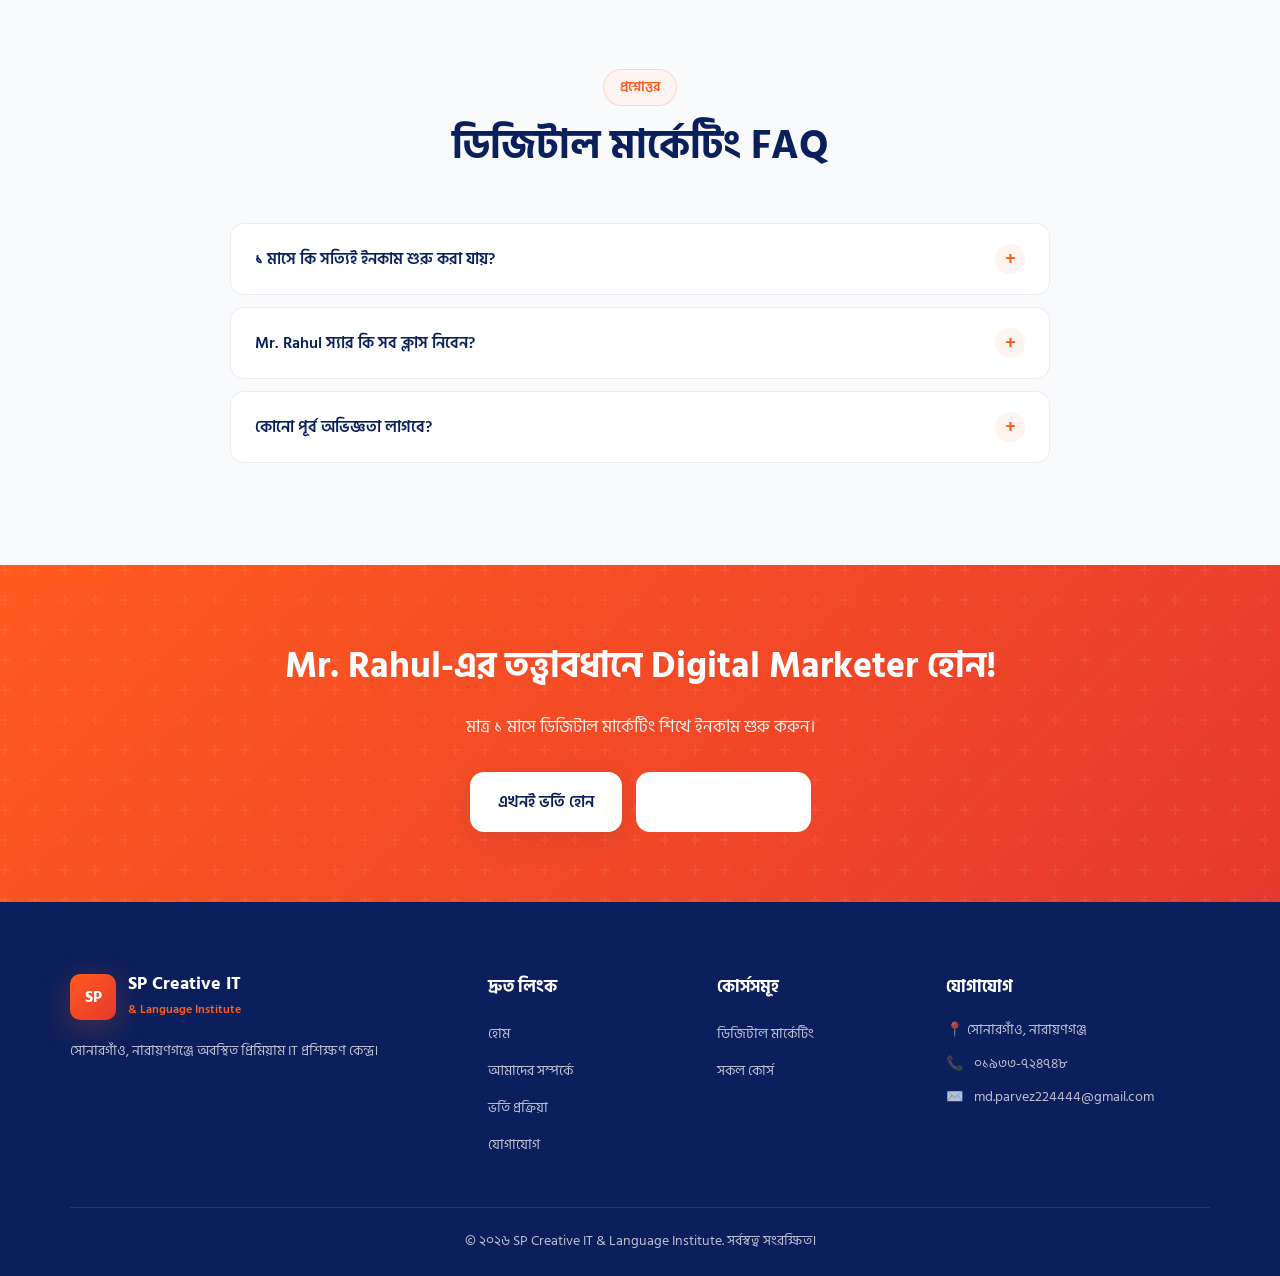
<file: digital-marketing.html>
<!DOCTYPE html>
<html lang="bn">
<head>
  <meta charset="UTF-8">
  <meta name="viewport" content="width=device-width, initial-scale=1.0">
  <meta name="description" content="মাত্র ১ মাসে ডিজিটাল মার্কেটিং শিখে ইনকাম শুরু করুন — Mr. Rahul (CEO, OptiRank Pro) এর তত্ত্বাবধানে Meta Ads, Lead Generation ও AI Automation।">
  <title>ডিজিটাল মার্কেটিং কোর্স | SP Creative IT</title>
  <link rel="stylesheet" href="css/style.css">
</head>
<body>

  <div class="top-bar">
    <div class="container">
      <div class="top-bar-info">
        <a href="tel:+8801933724748">📞 ০১৯৩৩-৭২৪৭৪৮</a>
        <a href="mailto:md.parvez224444@gmail.com">✉️ md.parvez224444@gmail.com</a>
      </div>
      <span>📍 সোনারগাঁও, নারায়ণগঞ্জ | 🕐 সকাল ৯টা – রাত ৯টা</span>
    </div>
  </div>

  <header class="header">
    <div class="container">
      <a href="index.html" class="logo"><div class="logo-icon">SP</div><div class="logo-text"><h1>SP Creative IT</h1><span>& Language Institute</span></div></a>
      <button class="menu-toggle" aria-label="মেনু খুলুন"><span></span><span></span><span></span></button>
      <nav class="nav">
        <a href="index.html" class="nav-link">হোম</a>
        <a href="about.html" class="nav-link">আমাদের সম্পর্কে</a>
        <a href="courses.html" class="nav-link">কোর্সসমূহ</a>
        <a href="digital-marketing.html" class="nav-link">ডিজিটাল মার্কেটিং</a>
        <a href="success-stories.html" class="nav-link">সফল শিক্ষার্থী</a>
        <a href="admission.html" class="nav-link">ভর্তি প্রক্রিয়া</a>
        <a href="contact.html" class="nav-link nav-cta">যোগাযোগ</a>
      </nav>
    </div>
  </header>

  <section class="page-header">
    <div class="container">
      <h1>ডিজিটাল মার্কেটিং ফ্রিল্যান্সিং</h1>
      <p>মাত্র ১ মাসে ডিজিটাল মার্কেটিং শিখে ইনকাম শুরু করুন</p>
      <div class="breadcrumb"><a href="index.html">হোম</a> / <a href="courses.html">কোর্সসমূহ</a> / <span>ডিজিটাল মার্কেটিং</span></div>
    </div>
  </section>

  <!-- Mentor -->
  <section class="section">
    <div class="container">
      <div class="mentor-section">
        <div class="mentor-photo-wrap reveal">
          <div class="mentor-photo">👨‍💼</div>
          <div class="mentor-badge-float">⭐ Lead Mentor</div>
        </div>
        <div class="mentor-content reveal">
          <span class="section-badge">আপনার মেন্টর</span>
          <h2>Mr. Rahul</h2>
          <p class="mentor-title">CEO, OptiRank Pro</p>
          <div class="mentor-tags">
            <span class="mentor-tag">Meta Ads Expert</span>
            <span class="mentor-tag">Lead Generation Expert</span>
            <span class="mentor-tag">AI Automation Expert</span>
          </div>
          <p>Mr. Rahul OptiRank Pro-এর CEO এবং একজন সার্টিফাইড Digital Marketing Specialist। Meta Ads, Lead Generation ও AI Automation-এ ৮+ বছরের অভিজ্ঞতা নিয়ে তিনি SP Creative IT-এ Lead Mentor হিসেবে কাজ করছেন।</p>
          <p>তার hands-on teaching পদ্ধতিতে শিক্ষার্থীরা মাত্র ১ মাসে Facebook Ads চালাতে, Lead সংগ্রহ করতে ও Freelancing Marketplace-এ কাজ শুরু করতে সক্ষম হয়।</p>
          <div class="mentor-stats">
            <div class="mentor-stat"><strong>৮+</strong><span>বছরের অভিজ্ঞতা</span></div>
            <div class="mentor-stat"><strong>৫০০+</strong><span>সফল শিক্ষার্থী</span></div>
            <div class="mentor-stat"><strong>১০০+</strong><span>লাইভ ক্যাম্পেইন</span></div>
          </div>
        </div>
      </div>
    </div>
  </section>

  <!-- Modules -->
  <section class="section section-alt">
    <div class="container">
      <div class="section-header reveal">
        <span class="section-badge">কোর্স মডিউল</span>
        <h2 class="section-title">আপনি কী শিখবেন</h2>
        <p class="section-desc">১ মাসের intensive কোর্সে Digital Marketing-এর সব গুরুত্বপূর্ণ দক্ষতা অর্জন করুন।</p>
      </div>
      <div class="modules-grid">
        <div class="module-card reveal"><div class="module-num">১</div><div><h4>Digital Marketing Fundamentals</h4><p>Digital Marketing-এর মূল ধারণা, Funnel ও Strategy</p></div></div>
        <div class="module-card reveal"><div class="module-num">২</div><div><h4>Facebook Marketing</h4><p>Page Setup, Content Strategy, Organic Growth</p></div></div>
        <div class="module-card reveal"><div class="module-num">৩</div><div><h4>Meta Ads</h4><p>Ads Manager, Audience Targeting, Campaign Optimization</p></div></div>
        <div class="module-card reveal"><div class="module-num">৪</div><div><h4>Lead Generation</h4><p>Lead Form, Landing Page, CRM Integration</p></div></div>
        <div class="module-card reveal"><div class="module-num">৫</div><div><h4>Client Hunting</h4><p>Prospecting, Pitching, Proposal Writing</p></div></div>
        <div class="module-card reveal"><div class="module-num">৬</div><div><h4>Freelancing Marketplace</h4><p>Fiverr, Upwork Profile ও Order Management</p></div></div>
        <div class="module-card reveal"><div class="module-num">৭</div><div><h4>AI Tools</h4><p>ChatGPT, Canva AI, Automation Tools ব্যবহার</p></div></div>
        <div class="module-card reveal"><div class="module-num">৮</div><div><h4>Income Generation Strategy</h4><p>Pricing, Scaling, Passive Income Building</p></div></div>
      </div>
    </div>
  </section>

  <!-- Course Info -->
  <section class="section">
    <div class="container">
      <div class="about-grid">
        <div class="about-content reveal">
          <h2>কোর্স তথ্য</h2>
          <ul class="about-list">
            <li>কোর্সের মেয়াদ: ১ মাস (Intensive)</li>
            <li>ক্লাস: সপ্তাহে ৫ দিন, প্রতিদিন ২ ঘণ্টা</li>
            <li>মোড: অফলাইন + অনলাইন (Hybrid)</li>
            <li>প্র্যাকটিক্যাল: ১০০% হাতে-কলমে</li>
            <li>লাইভ ক্যাম্পেইন: Mr. Rahul-এর তত্ত্বাবধানে</li>
            <li>সার্টিফিকেট: কোর্স সম্পন্নে প্রদান</li>
            <li>কিস্তিতে ফি পরিশোধ সুবিধা</li>
          </ul>
          <div style="margin-top:24px;display:flex;gap:12px;flex-wrap:wrap;">
            <a href="admission.html" class="btn btn-primary">এখনই ভর্তি হোন</a>
            <a href="contact.html" class="btn btn-outline">ফ্রি কাউন্সেলিং নিন</a>
          </div>
        </div>
        <div class="course-card reveal" style="max-width:440px;margin:0 auto;">
          <div class="course-card-header featured">
            <div class="course-emoji">📱</div>
            <h3>ডিজিটাল মার্কেটিং ফ্রিল্যান্সিং</h3>
            <p>Mr. Rahul — CEO, OptiRank Pro</p>
            <span class="course-duration-badge">⏱️ ১ মাস</span>
          </div>
          <div class="course-card-body">
            <ul class="course-features">
              <li>Meta Ads Mastery</li>
              <li>Lead Generation System</li>
              <li>Client Hunting Strategy</li>
              <li>Freelancing Marketplace</li>
              <li>AI Automation Tools</li>
              <li>Income Generation Plan</li>
            </ul>
          </div>
        </div>
      </div>
    </div>
  </section>

  <!-- Success Stories -->
  <section class="section section-alt">
    <div class="container">
      <div class="section-header reveal">
        <span class="section-badge">সফলতার গল্প</span>
        <h2 class="section-title">শিক্ষার্থীদের সাফল্য</h2>
      </div>
      <div class="success-grid">
        <div class="success-card reveal">
          <div class="success-card-header">
            <div class="author-avatar">র</div>
            <div><h4 style="font-size:1rem;">রাশেদুল Islam</h4><p style="font-size:0.82rem;opacity:0.85;">Freelance Marketer</p></div>
          </div>
          <div class="success-card-body">
            <p style="color:var(--text-secondary);font-size:0.92rem;">"কোর্স শেষে ১৫ দিনের মধ্যে Fiverr-এ প্রথম $১০০ আয় করেছি। Mr. Rahul-এর Meta Ads ক্লাস game changer!"</p>
            <span class="income-badge">💰 মাসে ৳৫০,০০০+ আয়</span>
          </div>
        </div>
        <div class="success-card reveal">
          <div class="success-card-header">
            <div class="author-avatar">ন</div>
            <div><h4 style="font-size:1rem;">নুসরাত Jahan</h4><p style="font-size:0.82rem;opacity:0.85;">Digital Marketer</p></div>
          </div>
          <div class="success-card-body">
            <p style="color:var(--text-secondary);font-size:0.92rem;">"Lead Generation শিখে একটি Real Estate Company-তে Digital Marketer হিসেবে চাকরি পেয়েছি।"</p>
            <span class="income-badge">💼 Full-time Job</span>
          </div>
        </div>
        <div class="success-card reveal">
          <div class="success-card-header">
            <div class="author-avatar">ত</div>
            <div><h4 style="font-size:1rem;">তানভীর Ahmed</h4><p style="font-size:0.82rem;opacity:0.85;">Agency Owner</p></div>
          </div>
          <div class="success-card-body">
            <p style="color:var(--text-secondary);font-size:0.92rem;">"Client Hunting module দিয়ে ৩ জন local client পেয়েছি। এখন নিজের ছোট Agency চালাচ্ছি।"</p>
            <span class="income-badge">💰 মাসে ৳৮০,০০০+ Revenue</span>
          </div>
        </div>
      </div>
      <div style="text-align:center;margin-top:32px;" class="reveal">
        <a href="success-stories.html" class="btn btn-outline">আরও সফলতার গল্প →</a>
      </div>
    </div>
  </section>

  <!-- FAQ -->
  <section class="section">
    <div class="container">
      <div class="section-header reveal">
        <span class="section-badge">প্রশ্নোত্তর</span>
        <h2 class="section-title">ডিজিটাল মার্কেটিং FAQ</h2>
      </div>
      <div class="faq-list reveal">
        <div class="faq-item">
          <button class="faq-question">১ মাসে কি সত্যিই ইনকাম শুরু করা যায়?<span class="faq-icon">+</span></button>
          <div class="faq-answer"><div class="faq-answer-inner">হ্যাঁ, আমাদের intensive কোর্স Meta Ads, Lead Generation ও Freelancing-এ focus করে। অনেক শিক্ষার্থী কোর্স চলাকালীনই প্রথম ক্লায়েন্ট পেয়ে থাকেন।</div></div>
        </div>
        <div class="faq-item">
          <button class="faq-question">Mr. Rahul স্যার কি সব ক্লাস নিবেন?<span class="faq-icon">+</span></button>
          <div class="faq-answer"><div class="faq-answer-inner">হ্যাঁ, Mr. Rahul Lead Mentor হিসেবে সকল মূল ক্লাস, live campaign session ও career guidance পরিচালনা করেন।</div></div>
        </div>
        <div class="faq-item">
          <button class="faq-question">কোনো পূর্ব অভিজ্ঞতা লাগবে?<span class="faq-icon">+</span></button>
          <div class="faq-answer"><div class="faq-answer-inner">না, শুধু বেসিক স্মার্টফোন/কম্পিউটার ব্যবহার জানলেই যথেষ্ট। আগ্রহ ও শেখার ইচ্ছা সবচেয়ে গুরুত্বপূর্ণ।</div></div>
        </div>
      </div>
    </div>
  </section>

  <section class="cta-banner">
    <div class="container">
      <h2>Mr. Rahul-এর তত্ত্বাবধানে Digital Marketer হোন!</h2>
      <p>মাত্র ১ মাসে ডিজিটাল মার্কেটিং শিখে ইনকাম শুরু করুন।</p>
      <div class="cta-buttons">
        <a href="admission.html" class="btn btn-white">এখনই ভর্তি হোন</a>
        <a href="contact.html" class="btn btn-outline" style="border-color:rgba(255,255,255,0.5);color:#fff;">ফ্রি কাউন্সেলিং নিন</a>
      </div>
    </div>
  </section>

  <footer class="footer">
    <div class="container">
      <div class="footer-grid">
        <div class="footer-brand">
          <a href="index.html" class="logo"><div class="logo-icon">SP</div><div class="logo-text"><h1 style="color:#fff;">SP Creative IT</h1><span>& Language Institute</span></div></a>
          <p>সোনারগাঁও, নারায়ণগঞ্জে অবস্থিত প্রিমিয়াম IT প্রশিক্ষণ কেন্দ্র।</p>
        </div>
        <div><h4>দ্রুত লিংক</h4><ul class="footer-links"><li><a href="index.html">হোম</a></li><li><a href="about.html">আমাদের সম্পর্কে</a></li><li><a href="admission.html">ভর্তি প্রক্রিয়া</a></li><li><a href="contact.html">যোগাযোগ</a></li></ul></div>
        <div><h4>কোর্সসমূহ</h4><ul class="footer-links"><li><a href="digital-marketing.html">ডিজিটাল মার্কেটিং</a></li><li><a href="courses.html">সকল কোর্স</a></li></ul></div>
        <div><h4>যোগাযোগ</h4><ul class="footer-contact"><li>📍 সোনারগাঁও, নারায়ণগঞ্জ</li><li>📞 <a href="tel:+8801933724748">০১৯৩৩-৭২৪৭৪৮</a></li><li>✉️ <a href="mailto:md.parvez224444@gmail.com">md.parvez224444@gmail.com</a></li></ul></div>
      </div>
      <div class="footer-bottom"><p>&copy; ২০২৬ SP Creative IT & Language Institute. সর্বস্বত্ব সংরক্ষিত।</p></div>
    </div>
  </footer>

  <a href="https://wa.me/8801933724748" class="whatsapp-float" target="_blank" rel="noopener" aria-label="WhatsApp"><span class="whatsapp-tooltip">WhatsApp-এ লিখুন</span><svg viewBox="0 0 24 24"><path d="M17.472 14.382c-.297-.149-1.758-.867-2.03-.967-.273-.099-.471-.148-.67.15-.197.297-.767.966-.94 1.164-.173.199-.347.223-.644.075-.297-.15-1.255-.463-2.39-1.475-.883-.788-1.48-1.761-1.653-2.059-.173-.297-.018-.458.13-.606.134-.133.298-.347.446-.52.149-.174.198-.298.298-.497.099-.198.05-.371-.025-.52-.075-.149-.669-1.612-.916-2.207-.242-.579-.487-.5-.669-.51-.173-.008-.371-.01-.57-.01-.198 0-.52.074-.792.372-.272.297-1.04 1.016-1.04 2.479 0 1.462 1.065 2.875 1.213 3.074.149.198 2.096 3.2 5.077 4.487.709.306 1.262.489 1.694.625.712.227 1.36.195 1.871.118.571-.085 1.758-.719 2.006-1.413.248-.694.248-1.289.173-1.413-.074-.124-.272-.198-.57-.347m-5.421 7.403h-.004a9.87 9.87 0 01-5.031-1.378l-.361-.214-3.741.982.998-3.648-.235-.374a9.86 9.86 0 01-1.51-5.26c.001-5.45 4.436-9.884 9.888-9.884 2.64 0 5.122 1.03 6.988 2.898a9.825 9.825 0 012.893 6.994c-.003 5.45-4.435 9.884-9.881 9.884m8.413-18.297A11.815 11.815 0 0012.05 0C5.495 0 .16 5.335.157 11.892c0 2.096.547 4.142 1.588 5.945L.057 24l6.305-1.654a11.882 11.882 0 005.683 1.448h.005c6.554 0 11.89-5.335 11.893-11.893a11.821 11.821 0 00-3.48-8.413z"/></svg></a>
  <script src="js/script.js"></script>
</body>
</html>
</file>
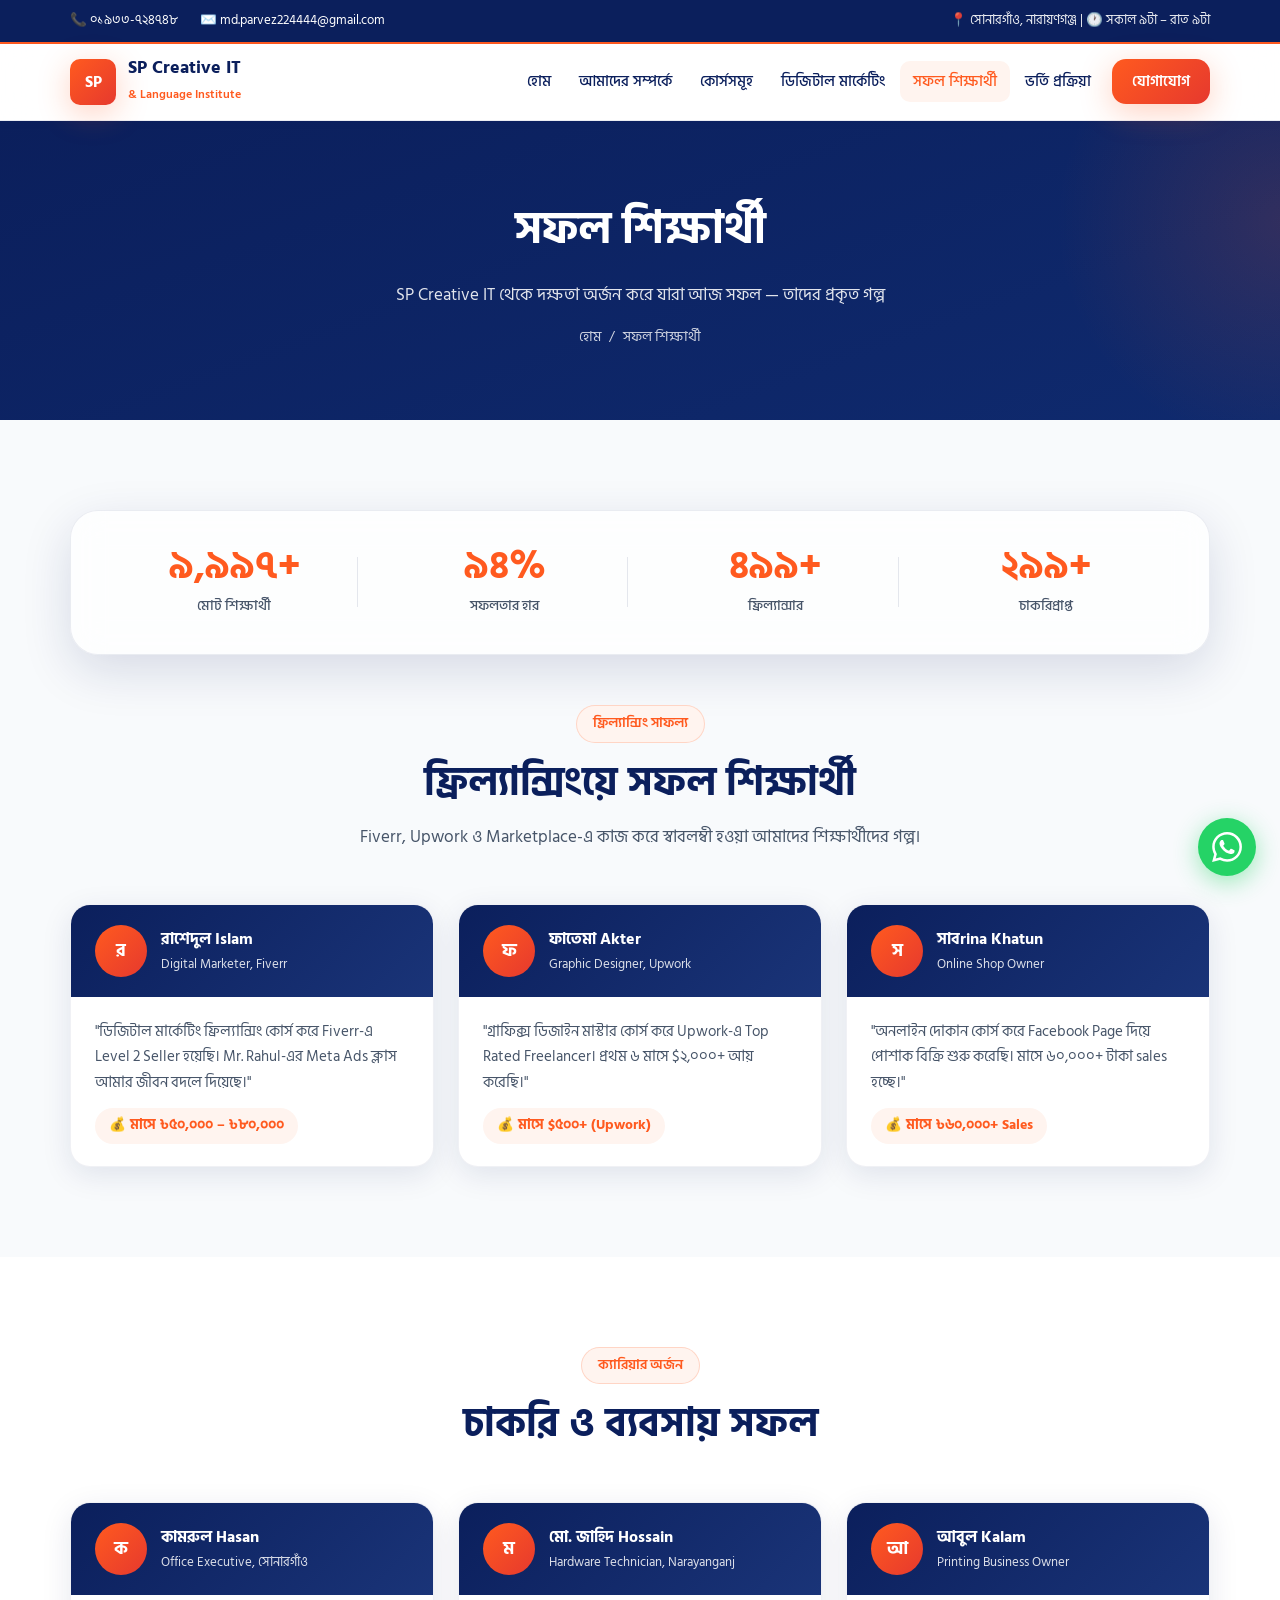
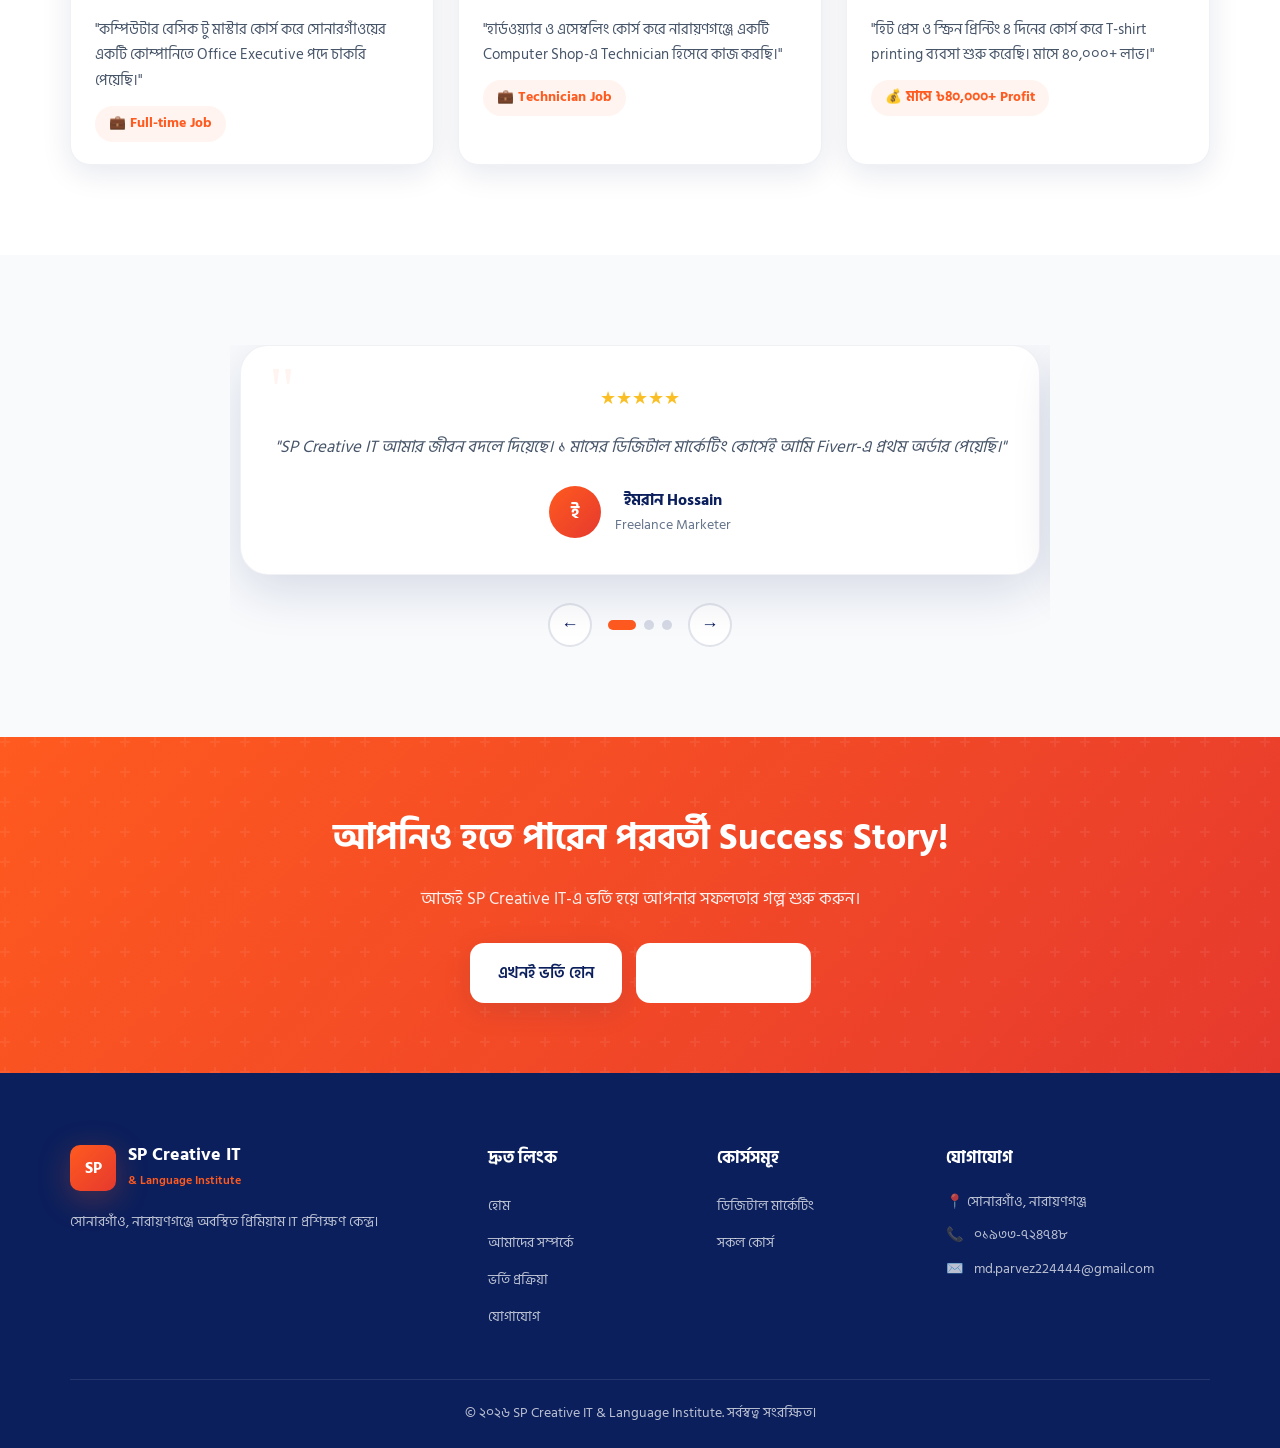
<file: success-stories.html>
<!DOCTYPE html>
<html lang="bn">
<head>
  <meta charset="UTF-8">
  <meta name="viewport" content="width=device-width, initial-scale=1.0">
  <meta name="description" content="SP Creative IT-এর সফল শিক্ষার্থীদের গল্প — ফ্রিল্যান্সিং সাফল্য, ক্যারিয়ার অর্জন ও আয়ের ইতিহাস।">
  <title>সফল শিক্ষার্থী | SP Creative IT</title>
  <link rel="stylesheet" href="css/style.css">
</head>
<body>

  <div class="top-bar">
    <div class="container">
      <div class="top-bar-info">
        <a href="tel:+8801933724748">📞 ০১৯৩৩-৭২৪৭৪৮</a>
        <a href="mailto:md.parvez224444@gmail.com">✉️ md.parvez224444@gmail.com</a>
      </div>
      <span>📍 সোনারগাঁও, নারায়ণগঞ্জ | 🕐 সকাল ৯টা – রাত ৯টা</span>
    </div>
  </div>

  <header class="header">
    <div class="container">
      <a href="index.html" class="logo"><div class="logo-icon">SP</div><div class="logo-text"><h1>SP Creative IT</h1><span>& Language Institute</span></div></a>
      <button class="menu-toggle" aria-label="মেনু খুলুন"><span></span><span></span><span></span></button>
      <nav class="nav">
        <a href="index.html" class="nav-link">হোম</a>
        <a href="about.html" class="nav-link">আমাদের সম্পর্কে</a>
        <a href="courses.html" class="nav-link">কোর্সসমূহ</a>
        <a href="digital-marketing.html" class="nav-link">ডিজিটাল মার্কেটিং</a>
        <a href="success-stories.html" class="nav-link">সফল শিক্ষার্থী</a>
        <a href="admission.html" class="nav-link">ভর্তি প্রক্রিয়া</a>
        <a href="contact.html" class="nav-link nav-cta">যোগাযোগ</a>
      </nav>
    </div>
  </header>

  <section class="page-header">
    <div class="container">
      <h1>সফল শিক্ষার্থী</h1>
      <p>SP Creative IT থেকে দক্ষতা অর্জন করে যারা আজ সফল — তাদের প্রকৃত গল্প</p>
      <div class="breadcrumb"><a href="index.html">হোম</a> / <span>সফল শিক্ষার্থী</span></div>
    </div>
  </section>

  <section class="section">
    <div class="container">
      <div class="stats-bar-inner reveal" style="margin-bottom:50px;">
        <div class="stat-item"><div class="stat-number" data-count="10000" data-suffix="+">০</div><div class="stat-label">মোট শিক্ষার্থী</div></div>
        <div class="stat-item"><div class="stat-number" data-count="95" data-suffix="%">০</div><div class="stat-label">সফলতার হার</div></div>
        <div class="stat-item"><div class="stat-number" data-count="500" data-suffix="+">০</div><div class="stat-label">ফ্রিল্যান্সার</div></div>
        <div class="stat-item"><div class="stat-number" data-count="300" data-suffix="+">০</div><div class="stat-label">চাকরিপ্রাপ্ত</div></div>
      </div>

      <div class="section-header reveal">
        <span class="section-badge">ফ্রিল্যান্সিং সাফল্য</span>
        <h2 class="section-title">ফ্রিল্যান্সিংয়ে সফল শিক্ষার্থী</h2>
        <p class="section-desc">Fiverr, Upwork ও Marketplace-এ কাজ করে স্বাবলম্বী হওয়া আমাদের শিক্ষার্থীদের গল্প।</p>
      </div>

      <div class="success-grid">
        <div class="success-card reveal">
          <div class="success-card-header"><div class="author-avatar">র</div><div><h4 style="font-size:1rem;">রাশেদুল Islam</h4><p style="font-size:0.82rem;opacity:0.85;">Digital Marketer, Fiverr</p></div></div>
          <div class="success-card-body">
            <p style="color:var(--text-secondary);font-size:0.92rem;">"ডিজিটাল মার্কেটিং ফ্রিল্যান্সিং কোর্স করে Fiverr-এ Level 2 Seller হয়েছি। Mr. Rahul-এর Meta Ads ক্লাস আমার জীবন বদলে দিয়েছে।"</p>
            <span class="income-badge">💰 মাসে ৳৫০,০০০ – ৳৮০,০০০</span>
          </div>
        </div>
        <div class="success-card reveal">
          <div class="success-card-header"><div class="author-avatar">ফ</div><div><h4 style="font-size:1rem;">ফাতেমা Akter</h4><p style="font-size:0.82rem;opacity:0.85;">Graphic Designer, Upwork</p></div></div>
          <div class="success-card-body">
            <p style="color:var(--text-secondary);font-size:0.92rem;">"গ্রাফিক্স ডিজাইন মাস্টার কোর্স করে Upwork-এ Top Rated Freelancer। প্রথম ৬ মাসে $২,০০০+ আয় করেছি।"</p>
            <span class="income-badge">💰 মাসে $৫০০+ (Upwork)</span>
          </div>
        </div>
        <div class="success-card reveal">
          <div class="success-card-header"><div class="author-avatar">স</div><div><h4 style="font-size:1rem;">সাবrina Khatun</h4><p style="font-size:0.82rem;opacity:0.85;">Online Shop Owner</p></div></div>
          <div class="success-card-body">
            <p style="color:var(--text-secondary);font-size:0.92rem;">"অনলাইন দোকান কোর্স করে Facebook Page দিয়ে পোশাক বিক্রি শুরু করেছি। মাসে ৬০,০০০+ টাকা sales হচ্ছে।"</p>
            <span class="income-badge">💰 মাসে ৳৬০,০০০+ Sales</span>
          </div>
        </div>
      </div>
    </div>
  </section>

  <section class="section section-alt">
    <div class="container">
      <div class="section-header reveal">
        <span class="section-badge">ক্যারিয়ার অর্জন</span>
        <h2 class="section-title">চাকরি ও ব্যবসায় সফল</h2>
      </div>
      <div class="success-grid">
        <div class="success-card reveal">
          <div class="success-card-header"><div class="author-avatar">ক</div><div><h4 style="font-size:1rem;">কামরুল Hasan</h4><p style="font-size:0.82rem;opacity:0.85;">Office Executive, সোনারগাঁও</p></div></div>
          <div class="success-card-body">
            <p style="color:var(--text-secondary);font-size:0.92rem;">"কম্পিউটার বেসিক টু মাস্টার কোর্স করে সোনারগাঁওয়ের একটি কোম্পানিতে Office Executive পদে চাকরি পেয়েছি।"</p>
            <span class="income-badge">💼 Full-time Job</span>
          </div>
        </div>
        <div class="success-card reveal">
          <div class="success-card-header"><div class="author-avatar">ম</div><div><h4 style="font-size:1rem;">মো. জাহিদ Hossain</h4><p style="font-size:0.82rem;opacity:0.85;">Hardware Technician, Narayanganj</p></div></div>
          <div class="success-card-body">
            <p style="color:var(--text-secondary);font-size:0.92rem;">"হার্ডওয়্যার ও এসেম্বলিং কোর্স করে নারায়ণগঞ্জে একটি Computer Shop-এ Technician হিসেবে কাজ করছি।"</p>
            <span class="income-badge">💼 Technician Job</span>
          </div>
        </div>
        <div class="success-card reveal">
          <div class="success-card-header"><div class="author-avatar">আ</div><div><h4 style="font-size:1rem;">আবুল Kalam</h4><p style="font-size:0.82rem;opacity:0.85;">Printing Business Owner</p></div></div>
          <div class="success-card-body">
            <p style="color:var(--text-secondary);font-size:0.92rem;">"হিট প্রেস ও স্ক্রিন প্রিন্টিং ৪ দিনের কোর্স করে T-shirt printing ব্যবসা শুরু করেছি। মাসে ৪০,০০০+ লাভ।"</p>
            <span class="income-badge">💰 মাসে ৳৪০,০০০+ Profit</span>
          </div>
        </div>
      </div>
    </div>
  </section>

  <section class="section">
    <div class="container">
      <div class="testimonial-slider-wrap reveal">
        <div class="testimonial-track">
          <div class="testimonial-slide">
            <div class="testimonial-card">
              <div class="testimonial-stars">★★★★★</div>
              <p class="testimonial-text">"SP Creative IT আমার জীবন বদলে দিয়েছে। ১ মাসের ডিজিটাল মার্কেটিং কোর্সেই আমি Fiverr-এ প্রথম অর্ডার পেয়েছি।"</p>
              <div class="testimonial-author"><div class="author-avatar">ই</div><div class="author-info"><h4>ইমরান Hossain</h4><p>Freelance Marketer</p></div></div>
            </div>
          </div>
          <div class="testimonial-slide">
            <div class="testimonial-card">
              <div class="testimonial-stars">★★★★★</div>
              <p class="testimonial-text">"অফিস অ্যাপ্লিকেশন কোর্স করে Dhaka-তে একটি Bank-এ Data Entry Operator হিসেবে চাকরি পেয়েছি।"</p>
              <div class="testimonial-author"><div class="author-avatar">ল</div><div class="author-info"><h4>লাইমা Begum</h4><p>Data Entry Operator</p></div></div>
            </div>
          </div>
          <div class="testimonial-slide">
            <div class="testimonial-card">
              <div class="testimonial-stars">★★★★★</div>
              <p class="testimonial-text">"SP Creative IT-এর লাইফটাইম কমিউনিটি সাপোর্ট অসাধারণ। কোর্স শেষেও সাহায্য পাই।"</p>
              <div class="testimonial-author"><div class="author-avatar">হ</div><div class="author-info"><h4>হাসান Mahmud</h4><p>Graphic Designer</p></div></div>
            </div>
          </div>
        </div>
        <div class="slider-controls">
          <button class="slider-btn slider-prev" aria-label="আগের">←</button>
          <div class="slider-dots"></div>
          <button class="slider-btn slider-next" aria-label="পরের">→</button>
        </div>
      </div>
    </div>
  </section>

  <section class="cta-banner">
    <div class="container">
      <h2>আপনিও হতে পারেন পরবর্তী Success Story!</h2>
      <p>আজই SP Creative IT-এ ভর্তি হয়ে আপনার সফলতার গল্প শুরু করুন।</p>
      <div class="cta-buttons">
        <a href="admission.html" class="btn btn-white">এখনই ভর্তি হোন</a>
        <a href="contact.html" class="btn btn-outline" style="border-color:rgba(255,255,255,0.5);color:#fff;">ফ্রি কাউন্সেলিং নিন</a>
      </div>
    </div>
  </section>

  <footer class="footer">
    <div class="container">
      <div class="footer-grid">
        <div class="footer-brand">
          <a href="index.html" class="logo"><div class="logo-icon">SP</div><div class="logo-text"><h1 style="color:#fff;">SP Creative IT</h1><span>& Language Institute</span></div></a>
          <p>সোনারগাঁও, নারায়ণগঞ্জে অবস্থিত প্রিমিয়াম IT প্রশিক্ষণ কেন্দ্র।</p>
        </div>
        <div><h4>দ্রুত লিংক</h4><ul class="footer-links"><li><a href="index.html">হোম</a></li><li><a href="about.html">আমাদের সম্পর্কে</a></li><li><a href="admission.html">ভর্তি প্রক্রিয়া</a></li><li><a href="contact.html">যোগাযোগ</a></li></ul></div>
        <div><h4>কোর্সসমূহ</h4><ul class="footer-links"><li><a href="digital-marketing.html">ডিজিটাল মার্কেটিং</a></li><li><a href="courses.html">সকল কোর্স</a></li></ul></div>
        <div><h4>যোগাযোগ</h4><ul class="footer-contact"><li>📍 সোনারগাঁও, নারায়ণগঞ্জ</li><li>📞 <a href="tel:+8801933724748">০১৯৩৩-৭২৪৭৪৮</a></li><li>✉️ <a href="mailto:md.parvez224444@gmail.com">md.parvez224444@gmail.com</a></li></ul></div>
      </div>
      <div class="footer-bottom"><p>&copy; ২০২৬ SP Creative IT & Language Institute. সর্বস্বত্ব সংরক্ষিত।</p></div>
    </div>
  </footer>

  <a href="https://wa.me/8801933724748" class="whatsapp-float" target="_blank" rel="noopener" aria-label="WhatsApp"><span class="whatsapp-tooltip">WhatsApp-এ লিখুন</span><svg viewBox="0 0 24 24"><path d="M17.472 14.382c-.297-.149-1.758-.867-2.03-.967-.273-.099-.471-.148-.67.15-.197.297-.767.966-.94 1.164-.173.199-.347.223-.644.075-.297-.15-1.255-.463-2.39-1.475-.883-.788-1.48-1.761-1.653-2.059-.173-.297-.018-.458.13-.606.134-.133.298-.347.446-.52.149-.174.198-.298.298-.497.099-.198.05-.371-.025-.52-.075-.149-.669-1.612-.916-2.207-.242-.579-.487-.5-.669-.51-.173-.008-.371-.01-.57-.01-.198 0-.52.074-.792.372-.272.297-1.04 1.016-1.04 2.479 0 1.462 1.065 2.875 1.213 3.074.149.198 2.096 3.2 5.077 4.487.709.306 1.262.489 1.694.625.712.227 1.36.195 1.871.118.571-.085 1.758-.719 2.006-1.413.248-.694.248-1.289.173-1.413-.074-.124-.272-.198-.57-.347m-5.421 7.403h-.004a9.87 9.87 0 01-5.031-1.378l-.361-.214-3.741.982.998-3.648-.235-.374a9.86 9.86 0 01-1.51-5.26c.001-5.45 4.436-9.884 9.888-9.884 2.64 0 5.122 1.03 6.988 2.898a9.825 9.825 0 012.893 6.994c-.003 5.45-4.435 9.884-9.881 9.884m8.413-18.297A11.815 11.815 0 0012.05 0C5.495 0 .16 5.335.157 11.892c0 2.096.547 4.142 1.588 5.945L.057 24l6.305-1.654a11.882 11.882 0 005.683 1.448h.005c6.554 0 11.89-5.335 11.893-11.893a11.821 11.821 0 00-3.48-8.413z"/></svg></a>
  <script src="js/script.js"></script>
</body>
</html>
</file>
<file: css/style.css>
@import url('https://fonts.googleapis.com/css2?family=Hind+Siliguri:wght@300;400;500;600;700&display=swap');

:root {
  --primary-orange: #FF5A1F;
  --premium-red: #E6392E;
  --dark-navy: #0B1F5C;
  --white: #FFFFFF;
  --light-bg: #F8FAFC;
  --navy-80: #1a3478;
  --navy-60: #2d4a8f;
  --orange-light: #fff4ef;
  --orange-glow: rgba(255, 90, 31, 0.25);
  --navy-glow: rgba(11, 31, 92, 0.15);
  --glass-bg: rgba(255, 255, 255, 0.72);
  --glass-border: rgba(255, 255, 255, 0.45);
  --text-primary: #0B1F5C;
  --text-secondary: #475569;
  --text-muted: #64748b;
  --shadow-sm: 0 2px 8px rgba(11, 31, 92, 0.06);
  --shadow-md: 0 8px 30px rgba(11, 31, 92, 0.1);
  --shadow-lg: 0 16px 50px rgba(11, 31, 92, 0.14);
  --shadow-orange: 0 8px 32px rgba(255, 90, 31, 0.28);
  --radius-sm: 10px;
  --radius-md: 14px;
  --radius-lg: 20px;
  --radius-xl: 28px;
  --transition: all 0.35s cubic-bezier(0.4, 0, 0.2, 1);
  --header-height: 76px;
}

*, *::before, *::after { box-sizing: border-box; margin: 0; padding: 0; }

html { scroll-behavior: smooth; scroll-padding-top: var(--header-height); }

body {
  font-family: 'Hind Siliguri', sans-serif;
  color: var(--text-primary);
  background: var(--light-bg);
  line-height: 1.75;
  overflow-x: hidden;
  -webkit-font-smoothing: antialiased;
}

img { max-width: 100%; height: auto; display: block; }
a { text-decoration: none; color: inherit; transition: var(--transition); }
ul { list-style: none; }

.container {
  width: 100%;
  max-width: 1180px;
  margin: 0 auto;
  padding: 0 20px;
}

/* ===== ANIMATIONS ===== */
@keyframes fadeUp {
  from { opacity: 0; transform: translateY(28px); }
  to { opacity: 1; transform: translateY(0); }
}

@keyframes fadeIn {
  from { opacity: 0; }
  to { opacity: 1; }
}

@keyframes float {
  0%, 100% { transform: translateY(0); }
  50% { transform: translateY(-10px); }
}

@keyframes pulse-glow {
  0%, 100% { box-shadow: 0 0 0 0 rgba(255, 90, 31, 0.35); }
  50% { box-shadow: 0 0 0 14px rgba(255, 90, 31, 0); }
}

@keyframes shimmer {
  0% { background-position: -200% center; }
  100% { background-position: 200% center; }
}

.reveal {
  opacity: 0;
  transform: translateY(32px);
  transition: opacity 0.7s ease, transform 0.7s ease;
}

.reveal.visible {
  opacity: 1;
  transform: translateY(0);
}

/* ===== TOP BAR ===== */
.top-bar {
  background: var(--dark-navy);
  color: rgba(255, 255, 255, 0.92);
  padding: 9px 0;
  font-size: 0.84rem;
  border-bottom: 2px solid var(--primary-orange);
}

.top-bar .container {
  display: flex;
  justify-content: space-between;
  align-items: center;
  flex-wrap: wrap;
  gap: 8px;
}

.top-bar a { color: var(--white); }
.top-bar a:hover { color: var(--primary-orange); }

.top-bar-info { display: flex; gap: 22px; flex-wrap: wrap; }

/* ===== HEADER ===== */
.header {
  background: rgba(255, 255, 255, 0.88);
  backdrop-filter: blur(18px);
  -webkit-backdrop-filter: blur(18px);
  position: sticky;
  top: 0;
  z-index: 1000;
  border-bottom: 1px solid rgba(11, 31, 92, 0.08);
  box-shadow: var(--shadow-sm);
}

.header.scrolled {
  background: rgba(255, 255, 255, 0.96);
  box-shadow: var(--shadow-md);
}

.header .container {
  display: flex;
  justify-content: space-between;
  align-items: center;
  min-height: var(--header-height);
  gap: 16px;
}

.logo { display: flex; align-items: center; gap: 12px; }

.logo-icon {
  width: 46px;
  height: 46px;
  background: linear-gradient(135deg, var(--primary-orange), var(--premium-red));
  border-radius: var(--radius-sm);
  display: flex;
  align-items: center;
  justify-content: center;
  color: var(--white);
  font-weight: 700;
  font-size: 1rem;
  box-shadow: var(--shadow-orange);
}

.logo-text h1 {
  font-size: 1.15rem;
  font-weight: 700;
  color: var(--dark-navy);
  line-height: 1.2;
}

.logo-text span {
  font-size: 0.72rem;
  color: var(--primary-orange);
  font-weight: 600;
}

.nav { display: flex; align-items: center; gap: 2px; }

.nav-link {
  padding: 8px 13px;
  font-size: 0.92rem;
  font-weight: 500;
  color: var(--dark-navy);
  border-radius: var(--radius-sm);
  position: relative;
}

.nav-link:hover,
.nav-link.active {
  color: var(--primary-orange);
  background: var(--orange-light);
}

.nav-cta {
  background: linear-gradient(135deg, var(--primary-orange), var(--premium-red)) !important;
  color: var(--white) !important;
  padding: 10px 20px !important;
  border-radius: var(--radius-md);
  font-weight: 600;
  margin-left: 6px;
  box-shadow: var(--shadow-orange);
}

.nav-cta:hover {
  transform: translateY(-2px);
  box-shadow: 0 12px 36px rgba(255, 90, 31, 0.35);
}

.menu-toggle {
  display: none;
  flex-direction: column;
  gap: 5px;
  background: none;
  border: none;
  cursor: pointer;
  padding: 8px;
}

.menu-toggle span {
  display: block;
  width: 26px;
  height: 3px;
  background: var(--dark-navy);
  border-radius: 2px;
  transition: var(--transition);
}

.menu-overlay {
  display: none;
  position: fixed;
  inset: 0;
  background: rgba(11, 31, 92, 0.55);
  backdrop-filter: blur(4px);
  z-index: 998;
}

.menu-overlay.open { display: block; }

/* ===== BUTTONS ===== */
.btn {
  display: inline-flex;
  align-items: center;
  justify-content: center;
  gap: 8px;
  padding: 14px 28px;
  border-radius: var(--radius-md);
  font-family: inherit;
  font-size: 1rem;
  font-weight: 600;
  cursor: pointer;
  border: none;
  transition: var(--transition);
  white-space: nowrap;
}

.btn-primary {
  background: linear-gradient(135deg, var(--primary-orange), var(--premium-red));
  color: var(--white);
  box-shadow: var(--shadow-orange);
}

.btn-primary:hover {
  transform: translateY(-3px);
  box-shadow: 0 14px 40px rgba(255, 90, 31, 0.4);
}

.btn-outline {
  background: var(--white);
  color: var(--dark-navy);
  border: 2px solid rgba(11, 31, 92, 0.15);
}

.btn-outline:hover {
  border-color: var(--primary-orange);
  color: var(--primary-orange);
  transform: translateY(-2px);
}

.btn-navy {
  background: var(--dark-navy);
  color: var(--white);
  box-shadow: var(--shadow-md);
}

.btn-navy:hover {
  background: var(--navy-80);
  transform: translateY(-2px);
}

.btn-white {
  background: var(--white);
  color: var(--dark-navy);
  box-shadow: var(--shadow-md);
}

.btn-white:hover { transform: translateY(-2px); }

.btn-sm { padding: 10px 20px; font-size: 0.9rem; }

/* ===== HERO ===== */
.hero {
  position: relative;
  padding: 90px 0 100px;
  background: linear-gradient(160deg, var(--dark-navy) 0%, #0f2a6e 45%, #152e5c 100%);
  overflow: hidden;
  color: var(--white);
}

.hero-bg {
  position: absolute;
  inset: 0;
  pointer-events: none;
}

.hero-bg::before {
  content: '';
  position: absolute;
  top: -30%;
  right: -15%;
  width: 650px;
  height: 650px;
  background: radial-gradient(circle, rgba(255, 90, 31, 0.22) 0%, transparent 65%);
  border-radius: 50%;
}

.hero-bg::after {
  content: '';
  position: absolute;
  bottom: -20%;
  left: -10%;
  width: 450px;
  height: 450px;
  background: radial-gradient(circle, rgba(230, 57, 46, 0.15) 0%, transparent 70%);
  border-radius: 50%;
}

.hero-grid {
  display: grid;
  grid-template-columns: 1.05fr 0.95fr;
  gap: 50px;
  align-items: center;
  position: relative;
  z-index: 1;
}

.hero-badge {
  display: inline-flex;
  align-items: center;
  gap: 8px;
  background: rgba(255, 255, 255, 0.1);
  backdrop-filter: blur(12px);
  border: 1px solid rgba(255, 255, 255, 0.18);
  color: var(--white);
  padding: 7px 18px;
  border-radius: 50px;
  font-size: 0.85rem;
  font-weight: 600;
  margin-bottom: 22px;
  animation: fadeUp 0.8s ease both;
}

.hero-badge-dot {
  width: 8px;
  height: 8px;
  background: var(--primary-orange);
  border-radius: 50%;
  animation: pulse-glow 2s infinite;
}

.hero-title {
  font-size: clamp(2rem, 5vw, 3.2rem);
  font-weight: 700;
  line-height: 1.22;
  margin-bottom: 20px;
  animation: fadeUp 0.8s ease 0.1s both;
}

.hero-title .gradient-text {
  background: linear-gradient(135deg, var(--primary-orange), #ffb347);
  -webkit-background-clip: text;
  -webkit-text-fill-color: transparent;
  background-clip: text;
}

.hero-subtitle {
  font-size: 1.1rem;
  color: rgba(255, 255, 255, 0.85);
  margin-bottom: 32px;
  max-width: 540px;
  animation: fadeUp 0.8s ease 0.2s both;
}

.hero-buttons {
  display: flex;
  gap: 14px;
  flex-wrap: wrap;
  margin-bottom: 40px;
  animation: fadeUp 0.8s ease 0.3s both;
}

.hero-visual { animation: fadeUp 0.9s ease 0.25s both; }

.hero-glass-card {
  background: rgba(255, 255, 255, 0.1);
  backdrop-filter: blur(20px);
  -webkit-backdrop-filter: blur(20px);
  border: 1px solid rgba(255, 255, 255, 0.2);
  border-radius: var(--radius-xl);
  padding: 32px;
  box-shadow: 0 20px 60px rgba(0, 0, 0, 0.2);
}

.hero-glass-card h3 {
  font-size: 1.2rem;
  margin-bottom: 20px;
  display: flex;
  align-items: center;
  gap: 10px;
}

.hero-course-list { display: flex; flex-direction: column; gap: 12px; }

.hero-course-item {
  display: flex;
  align-items: center;
  gap: 14px;
  padding: 13px 16px;
  background: rgba(255, 255, 255, 0.08);
  border-radius: var(--radius-md);
  border-left: 3px solid var(--primary-orange);
  transition: var(--transition);
}

.hero-course-item:hover {
  background: rgba(255, 255, 255, 0.14);
  transform: translateX(5px);
}

.course-icon {
  width: 42px;
  height: 42px;
  background: linear-gradient(135deg, var(--primary-orange), var(--premium-red));
  border-radius: var(--radius-sm);
  display: flex;
  align-items: center;
  justify-content: center;
  font-size: 1.15rem;
  flex-shrink: 0;
}

.course-info h4 { font-size: 0.95rem; font-weight: 600; }
.course-info p { font-size: 0.8rem; color: rgba(255, 255, 255, 0.7); }

.floating-badge {
  position: absolute;
  background: var(--white);
  color: var(--dark-navy);
  padding: 12px 18px;
  border-radius: var(--radius-md);
  font-weight: 600;
  font-size: 0.85rem;
  box-shadow: var(--shadow-lg);
  animation: float 4s ease-in-out infinite;
}

.floating-badge.orange {
  background: linear-gradient(135deg, var(--primary-orange), var(--premium-red));
  color: var(--white);
}

.floating-badge.top-right { top: -18px; right: -12px; animation-delay: 0.5s; }
.floating-badge.bottom-left { bottom: -18px; left: -12px; animation-delay: 1s; }

/* ===== STATS BAR ===== */
.stats-bar {
  background: var(--white);
  margin-top: -50px;
  position: relative;
  z-index: 2;
  padding: 0 20px;
}

.stats-bar-inner {
  background: var(--glass-bg);
  backdrop-filter: blur(16px);
  border: 1px solid rgba(11, 31, 92, 0.08);
  border-radius: var(--radius-xl);
  box-shadow: var(--shadow-lg);
  padding: 36px 40px;
  display: grid;
  grid-template-columns: repeat(4, 1fr);
  gap: 24px;
}

.stat-item { text-align: center; position: relative; }

.stat-item:not(:last-child)::after {
  content: '';
  position: absolute;
  right: 0;
  top: 50%;
  transform: translateY(-50%);
  width: 1px;
  height: 50px;
  background: rgba(11, 31, 92, 0.1);
}

.stat-number {
  font-size: clamp(1.75rem, 3vw, 2.4rem);
  font-weight: 700;
  color: var(--primary-orange);
  line-height: 1;
}

.stat-label {
  font-size: 0.9rem;
  color: var(--text-secondary);
  margin-top: 8px;
  font-weight: 500;
}

/* ===== SECTIONS ===== */
.section { padding: 90px 0; }
.section-alt { background: var(--white); }
.section-navy {
  background: linear-gradient(160deg, var(--dark-navy), #0f2a6e);
  color: var(--white);
}

.section-header {
  text-align: center;
  max-width: 720px;
  margin: 0 auto 52px;
}

.section-badge {
  display: inline-block;
  background: var(--orange-light);
  color: var(--primary-orange);
  padding: 6px 16px;
  border-radius: 50px;
  font-size: 0.85rem;
  font-weight: 600;
  margin-bottom: 14px;
  border: 1px solid rgba(255, 90, 31, 0.2);
}

.section-navy .section-badge {
  background: rgba(255, 255, 255, 0.12);
  color: var(--white);
  border-color: rgba(255, 255, 255, 0.2);
}

.section-title {
  font-size: clamp(1.75rem, 4vw, 2.5rem);
  font-weight: 700;
  color: var(--dark-navy);
  margin-bottom: 14px;
  line-height: 1.28;
}

.section-navy .section-title { color: var(--white); }

.section-desc {
  font-size: 1.05rem;
  color: var(--text-secondary);
}

.section-navy .section-desc { color: rgba(255, 255, 255, 0.82); }

/* ===== GLASS CARDS ===== */
.glass-card {
  background: var(--glass-bg);
  backdrop-filter: blur(14px);
  -webkit-backdrop-filter: blur(14px);
  border: 1px solid rgba(11, 31, 92, 0.08);
  border-radius: var(--radius-lg);
  box-shadow: var(--shadow-md);
  transition: var(--transition);
}

.glass-card:hover {
  transform: translateY(-6px);
  box-shadow: var(--shadow-lg);
  border-color: rgba(255, 90, 31, 0.25);
}

/* ===== FEATURES ===== */
.features-grid {
  display: grid;
  grid-template-columns: repeat(auto-fit, minmax(250px, 1fr));
  gap: 22px;
}

.feature-card {
  background: var(--white);
  padding: 30px 26px;
  border-radius: var(--radius-lg);
  box-shadow: var(--shadow-sm);
  border: 1px solid rgba(11, 31, 92, 0.06);
  transition: var(--transition);
  text-align: center;
}

.feature-card:hover {
  transform: translateY(-6px);
  box-shadow: var(--shadow-lg);
  border-color: rgba(255, 90, 31, 0.2);
}

.feature-icon {
  width: 60px;
  height: 60px;
  background: linear-gradient(135deg, var(--orange-light), rgba(255, 90, 31, 0.15));
  border-radius: var(--radius-md);
  display: flex;
  align-items: center;
  justify-content: center;
  font-size: 1.6rem;
  margin: 0 auto 18px;
}

.feature-card h3 {
  font-size: 1.08rem;
  font-weight: 700;
  color: var(--dark-navy);
  margin-bottom: 8px;
}

.feature-card p { font-size: 0.92rem; color: var(--text-secondary); }

/* ===== COURSES ===== */
.courses-grid {
  display: grid;
  grid-template-columns: repeat(auto-fit, minmax(300px, 1fr));
  gap: 24px;
}

.course-card {
  background: var(--white);
  border-radius: var(--radius-lg);
  overflow: hidden;
  box-shadow: var(--shadow-md);
  border: 1px solid rgba(11, 31, 92, 0.06);
  transition: var(--transition);
  display: flex;
  flex-direction: column;
}

.course-card:hover {
  transform: translateY(-8px);
  box-shadow: var(--shadow-lg);
}

.course-card-header {
  background: linear-gradient(135deg, var(--dark-navy), var(--navy-80));
  padding: 26px 24px;
  color: var(--white);
  position: relative;
  overflow: hidden;
}

.course-card-header::after {
  content: '';
  position: absolute;
  top: -40%;
  right: -20%;
  width: 180px;
  height: 180px;
  background: rgba(255, 90, 31, 0.2);
  border-radius: 50%;
}

.course-card-header.featured {
  background: linear-gradient(135deg, var(--primary-orange), var(--premium-red));
}

.course-emoji { font-size: 2.2rem; margin-bottom: 10px; }

.course-card-header h3 {
  font-size: 1.15rem;
  font-weight: 700;
  margin-bottom: 4px;
  position: relative;
}

.course-card-header p {
  font-size: 0.85rem;
  opacity: 0.9;
  position: relative;
}

.course-duration-badge {
  display: inline-block;
  margin-top: 10px;
  background: rgba(255, 255, 255, 0.2);
  padding: 4px 12px;
  border-radius: 50px;
  font-size: 0.8rem;
  font-weight: 600;
}

.course-card-body {
  padding: 22px 24px 26px;
  flex: 1;
  display: flex;
  flex-direction: column;
}

.course-features { margin-bottom: 18px; flex: 1; }

.course-features li {
  display: flex;
  align-items: flex-start;
  gap: 10px;
  padding: 5px 0;
  font-size: 0.88rem;
  color: var(--text-secondary);
}

.course-features li::before {
  content: '✓';
  color: var(--primary-orange);
  font-weight: 700;
  flex-shrink: 0;
}

.course-card .btn { width: 100%; margin-top: auto; }

/* ===== TESTIMONIAL SLIDER ===== */
.testimonial-slider-wrap {
  position: relative;
  max-width: 820px;
  margin: 0 auto;
  overflow: hidden;
}

.testimonial-track {
  display: flex;
  transition: transform 0.55s cubic-bezier(0.4, 0, 0.2, 1);
}

.testimonial-slide {
  min-width: 100%;
  padding: 0 10px;
}

.testimonial-card {
  background: var(--white);
  padding: 36px 32px;
  border-radius: var(--radius-xl);
  box-shadow: var(--shadow-lg);
  border: 1px solid rgba(11, 31, 92, 0.06);
  text-align: center;
  position: relative;
}

.testimonial-card::before {
  content: '"';
  position: absolute;
  top: 12px;
  left: 28px;
  font-size: 4rem;
  color: var(--orange-light);
  line-height: 1;
  font-family: Georgia, serif;
}

.testimonial-stars {
  color: #fbbf24;
  font-size: 1.15rem;
  margin-bottom: 18px;
}

.testimonial-text {
  font-size: 1.05rem;
  color: var(--text-secondary);
  margin-bottom: 24px;
  font-style: italic;
  line-height: 1.8;
}

.testimonial-author {
  display: flex;
  align-items: center;
  justify-content: center;
  gap: 14px;
}

.author-avatar {
  width: 52px;
  height: 52px;
  background: linear-gradient(135deg, var(--primary-orange), var(--premium-red));
  border-radius: 50%;
  display: flex;
  align-items: center;
  justify-content: center;
  color: var(--white);
  font-weight: 700;
  font-size: 1.15rem;
}

.author-info h4 { font-size: 1rem; font-weight: 700; color: var(--dark-navy); }
.author-info p { font-size: 0.85rem; color: var(--text-muted); }

.slider-controls {
  display: flex;
  justify-content: center;
  align-items: center;
  gap: 16px;
  margin-top: 28px;
}

.slider-btn {
  width: 44px;
  height: 44px;
  border-radius: 50%;
  border: 2px solid rgba(11, 31, 92, 0.12);
  background: var(--white);
  cursor: pointer;
  font-size: 1.1rem;
  color: var(--dark-navy);
  transition: var(--transition);
  display: flex;
  align-items: center;
  justify-content: center;
}

.slider-btn:hover {
  background: var(--primary-orange);
  border-color: var(--primary-orange);
  color: var(--white);
}

.slider-dots { display: flex; gap: 8px; }

.slider-dot {
  width: 10px;
  height: 10px;
  border-radius: 50%;
  background: rgba(11, 31, 92, 0.15);
  border: none;
  cursor: pointer;
  transition: var(--transition);
  padding: 0;
}

.slider-dot.active {
  background: var(--primary-orange);
  width: 28px;
  border-radius: 5px;
}

/* ===== FAQ ===== */
.faq-list { max-width: 820px; margin: 0 auto; }

.faq-item {
  background: var(--white);
  border: 1px solid rgba(11, 31, 92, 0.08);
  border-radius: var(--radius-md);
  margin-bottom: 12px;
  overflow: hidden;
  transition: var(--transition);
}

.faq-item.active {
  border-color: rgba(255, 90, 31, 0.35);
  box-shadow: var(--shadow-md);
}

.faq-question {
  width: 100%;
  background: none;
  border: none;
  padding: 20px 24px;
  text-align: left;
  font-family: inherit;
  font-size: 1rem;
  font-weight: 600;
  color: var(--dark-navy);
  cursor: pointer;
  display: flex;
  justify-content: space-between;
  align-items: center;
  gap: 16px;
}

.faq-question:hover { color: var(--primary-orange); }

.faq-icon {
  width: 30px;
  height: 30px;
  background: var(--orange-light);
  border-radius: 50%;
  display: flex;
  align-items: center;
  justify-content: center;
  color: var(--primary-orange);
  font-size: 1.2rem;
  flex-shrink: 0;
  transition: var(--transition);
}

.faq-item.active .faq-icon {
  background: linear-gradient(135deg, var(--primary-orange), var(--premium-red));
  color: var(--white);
  transform: rotate(45deg);
}

.faq-answer {
  max-height: 0;
  overflow: hidden;
  transition: max-height 0.45s ease;
}

.faq-answer-inner {
  padding: 0 24px 20px;
  color: var(--text-secondary);
  font-size: 0.95rem;
  line-height: 1.8;
}

/* ===== MENTOR ===== */
.mentor-section {
  display: grid;
  grid-template-columns: 0.9fr 1.1fr;
  gap: 50px;
  align-items: center;
}

.mentor-photo-wrap { position: relative; }

.mentor-photo {
  width: 100%;
  max-width: 380px;
  aspect-ratio: 3/4;
  background: linear-gradient(160deg, var(--dark-navy), var(--navy-80));
  border-radius: var(--radius-xl);
  display: flex;
  align-items: center;
  justify-content: center;
  font-size: 5rem;
  box-shadow: var(--shadow-xl);
  margin: 0 auto;
  position: relative;
  overflow: hidden;
  border: 3px solid rgba(255, 90, 31, 0.3);
}

.mentor-photo::after {
  content: '';
  position: absolute;
  inset: 0;
  background: linear-gradient(to top, rgba(11, 31, 92, 0.7), transparent 50%);
}

.mentor-badge-float {
  position: absolute;
  bottom: 20px;
  left: 50%;
  transform: translateX(-50%);
  background: linear-gradient(135deg, var(--primary-orange), var(--premium-red));
  color: var(--white);
  padding: 8px 22px;
  border-radius: 50px;
  font-weight: 700;
  font-size: 0.85rem;
  white-space: nowrap;
  z-index: 1;
  box-shadow: var(--shadow-orange);
}

.mentor-content h2 {
  font-size: clamp(1.75rem, 3vw, 2.25rem);
  font-weight: 700;
  color: var(--dark-navy);
  margin-bottom: 6px;
}

.mentor-title {
  color: var(--primary-orange);
  font-weight: 600;
  font-size: 1.05rem;
  margin-bottom: 18px;
}

.mentor-tags {
  display: flex;
  flex-wrap: wrap;
  gap: 8px;
  margin-bottom: 20px;
}

.mentor-tag {
  background: var(--orange-light);
  color: var(--primary-orange);
  padding: 6px 14px;
  border-radius: 50px;
  font-size: 0.82rem;
  font-weight: 600;
  border: 1px solid rgba(255, 90, 31, 0.2);
}

.mentor-content p {
  color: var(--text-secondary);
  margin-bottom: 14px;
}

.mentor-stats {
  display: flex;
  gap: 16px;
  margin-top: 24px;
  flex-wrap: wrap;
}

.mentor-stat {
  background: var(--white);
  padding: 16px 22px;
  border-radius: var(--radius-md);
  text-align: center;
  border: 1px solid rgba(11, 31, 92, 0.08);
  box-shadow: var(--shadow-sm);
  flex: 1;
  min-width: 110px;
}

.mentor-stat strong {
  display: block;
  font-size: 1.4rem;
  color: var(--primary-orange);
}

.mentor-stat span { font-size: 0.82rem; color: var(--text-muted); }

/* ===== STEPS ===== */
.steps-grid {
  display: grid;
  grid-template-columns: repeat(auto-fit, minmax(170px, 1fr));
  gap: 20px;
}

.step-card {
  background: var(--white);
  padding: 32px 20px 26px;
  border-radius: var(--radius-lg);
  text-align: center;
  box-shadow: var(--shadow-sm);
  border: 1px solid rgba(11, 31, 92, 0.06);
  position: relative;
  transition: var(--transition);
}

.step-card:hover {
  transform: translateY(-4px);
  box-shadow: var(--shadow-md);
  border-color: rgba(255, 90, 31, 0.25);
}

.step-number {
  position: absolute;
  top: -16px;
  left: 50%;
  transform: translateX(-50%);
  width: 34px;
  height: 34px;
  background: linear-gradient(135deg, var(--primary-orange), var(--premium-red));
  color: var(--white);
  border-radius: 50%;
  display: flex;
  align-items: center;
  justify-content: center;
  font-weight: 700;
  font-size: 0.9rem;
  box-shadow: var(--shadow-orange);
}

.step-icon { font-size: 2.2rem; margin: 12px 0 14px; }

.step-card h3 {
  font-size: 1rem;
  font-weight: 700;
  color: var(--dark-navy);
  margin-bottom: 8px;
}

.step-card p { font-size: 0.85rem; color: var(--text-secondary); }

/* ===== FORMS ===== */
.form-section {
  display: grid;
  grid-template-columns: 1fr 1fr;
  gap: 48px;
  align-items: start;
}

.form-info h2 {
  font-size: clamp(1.6rem, 3vw, 2rem);
  font-weight: 700;
  color: var(--dark-navy);
  margin-bottom: 14px;
}

.form-info p { color: var(--text-secondary); margin-bottom: 24px; }

.contact-details { display: flex; flex-direction: column; gap: 14px; }

.contact-item {
  display: flex;
  align-items: flex-start;
  gap: 14px;
  padding: 16px;
  background: var(--white);
  border-radius: var(--radius-md);
  border-left: 4px solid var(--primary-orange);
  box-shadow: var(--shadow-sm);
}

.contact-item-icon { font-size: 1.2rem; flex-shrink: 0; }

.contact-item h4 {
  font-size: 0.92rem;
  font-weight: 700;
  color: var(--dark-navy);
  margin-bottom: 2px;
}

.contact-item p { font-size: 0.88rem; color: var(--text-secondary); margin: 0; }

.form-card {
  background: var(--white);
  padding: 36px;
  border-radius: var(--radius-xl);
  box-shadow: var(--shadow-lg);
  border: 1px solid rgba(11, 31, 92, 0.06);
}

.form-card h3 {
  font-size: 1.3rem;
  font-weight: 700;
  color: var(--dark-navy);
  margin-bottom: 22px;
}

.form-group { margin-bottom: 18px; }

.form-group label {
  display: block;
  font-size: 0.88rem;
  font-weight: 600;
  color: var(--dark-navy);
  margin-bottom: 7px;
}

.form-group input,
.form-group select,
.form-group textarea {
  width: 100%;
  padding: 12px 16px;
  border: 2px solid rgba(11, 31, 92, 0.1);
  border-radius: var(--radius-md);
  font-family: inherit;
  font-size: 0.95rem;
  color: var(--dark-navy);
  transition: var(--transition);
  background: var(--light-bg);
}

.form-group input:focus,
.form-group select:focus,
.form-group textarea:focus {
  outline: none;
  border-color: var(--primary-orange);
  background: var(--white);
  box-shadow: 0 0 0 4px rgba(255, 90, 31, 0.12);
}

.form-group textarea { min-height: 110px; resize: vertical; }

.form-row {
  display: grid;
  grid-template-columns: 1fr 1fr;
  gap: 16px;
}

.form-success {
  display: none;
  background: #dcfce7;
  color: #166534;
  padding: 14px;
  border-radius: var(--radius-md);
  text-align: center;
  font-weight: 600;
  margin-top: 14px;
  font-size: 0.92rem;
}

.form-success.show { display: block; animation: fadeIn 0.4s ease; }

/* ===== MAP ===== */
.map-placeholder {
  width: 100%;
  height: 380px;
  background: linear-gradient(135deg, var(--light-bg), #e2e8f0);
  border-radius: var(--radius-xl);
  border: 2px dashed rgba(11, 31, 92, 0.15);
  display: flex;
  flex-direction: column;
  align-items: center;
  justify-content: center;
  gap: 12px;
  color: var(--text-secondary);
  margin-bottom: 50px;
  overflow: hidden;
  position: relative;
}

.map-placeholder iframe {
  width: 100%;
  height: 100%;
  border: 0;
  border-radius: var(--radius-xl);
}

.map-icon { font-size: 3rem; }

/* ===== SUCCESS STORIES ===== */
.success-grid {
  display: grid;
  grid-template-columns: repeat(auto-fit, minmax(320px, 1fr));
  gap: 24px;
}

.success-card {
  background: var(--white);
  border-radius: var(--radius-lg);
  overflow: hidden;
  box-shadow: var(--shadow-md);
  border: 1px solid rgba(11, 31, 92, 0.06);
  transition: var(--transition);
}

.success-card:hover {
  transform: translateY(-6px);
  box-shadow: var(--shadow-lg);
}

.success-card-header {
  background: linear-gradient(135deg, var(--dark-navy), var(--navy-80));
  padding: 20px 24px;
  color: var(--white);
  display: flex;
  align-items: center;
  gap: 14px;
}

.success-card-body { padding: 22px 24px; }

.income-badge {
  display: inline-flex;
  align-items: center;
  gap: 6px;
  background: var(--orange-light);
  color: var(--primary-orange);
  padding: 6px 14px;
  border-radius: 50px;
  font-size: 0.85rem;
  font-weight: 700;
  margin-top: 12px;
}

/* ===== PAGE HEADER ===== */
.page-header {
  background: linear-gradient(160deg, var(--dark-navy), #0f2a6e);
  padding: 70px 0;
  text-align: center;
  color: var(--white);
  position: relative;
  overflow: hidden;
}

.page-header::before {
  content: '';
  position: absolute;
  top: -50%;
  right: -20%;
  width: 500px;
  height: 500px;
  background: radial-gradient(circle, rgba(255, 90, 31, 0.15) 0%, transparent 65%);
  border-radius: 50%;
}

.page-header .container { position: relative; z-index: 1; }

.page-header h1 {
  font-size: clamp(1.75rem, 4vw, 2.75rem);
  font-weight: 700;
  margin-bottom: 12px;
}

.page-header p {
  font-size: 1.05rem;
  opacity: 0.88;
  max-width: 620px;
  margin: 0 auto;
}

.breadcrumb {
  display: flex;
  justify-content: center;
  gap: 8px;
  margin-top: 16px;
  font-size: 0.88rem;
  opacity: 0.8;
}

.breadcrumb a:hover { color: var(--primary-orange); }

/* ===== ABOUT ===== */
.about-grid {
  display: grid;
  grid-template-columns: 1fr 1fr;
  gap: 50px;
  align-items: center;
}

.about-visual {
  background: linear-gradient(160deg, var(--dark-navy), var(--navy-80));
  border-radius: var(--radius-xl);
  aspect-ratio: 4/3;
  display: flex;
  flex-direction: column;
  align-items: center;
  justify-content: center;
  color: var(--white);
  box-shadow: var(--shadow-lg);
  padding: 40px;
  text-align: center;
  border: 2px solid rgba(255, 90, 31, 0.25);
}

.about-visual-icon { font-size: 4rem; margin-bottom: 16px; }

.about-content h2 {
  font-size: clamp(1.6rem, 3vw, 2rem);
  font-weight: 700;
  color: var(--dark-navy);
  margin-bottom: 16px;
}

.about-content p { color: var(--text-secondary); margin-bottom: 14px; }

.about-list { margin-top: 18px; }

.about-list li {
  display: flex;
  align-items: center;
  gap: 12px;
  padding: 7px 0;
  font-weight: 500;
  color: var(--dark-navy);
}

.about-list li::before {
  content: '✓';
  width: 24px;
  height: 24px;
  background: linear-gradient(135deg, var(--primary-orange), var(--premium-red));
  color: var(--white);
  border-radius: 50%;
  display: flex;
  align-items: center;
  justify-content: center;
  font-size: 0.72rem;
  flex-shrink: 0;
}

/* ===== CTA ===== */
.cta-banner {
  background: linear-gradient(135deg, var(--primary-orange), var(--premium-red));
  padding: 70px 0;
  text-align: center;
  position: relative;
  overflow: hidden;
}

.cta-banner::before {
  content: '';
  position: absolute;
  inset: 0;
  background: url("data:image/svg+xml,%3Csvg width='60' height='60' viewBox='0 0 60 60' xmlns='http://www.w3.org/2000/svg'%3E%3Cg fill='none' fill-rule='evenodd'%3E%3Cg fill='%23ffffff' fill-opacity='0.06'%3E%3Cpath d='M36 34v-4h-2v4h-4v2h4v4h2v-4h4v-2h-4zm0-30V0h-2v4h-4v2h4v4h2V6h4V4h-4zM6 34v-4H4v4H0v2h4v4h2v-4h4v-2H6zM6 4V0H4v4H0v2h4v4h2V6h4V4H6z'/%3E%3C/g%3E%3C/g%3E%3C/svg%3E");
}

.cta-banner .container { position: relative; z-index: 1; }

.cta-banner h2 {
  font-size: clamp(1.5rem, 4vw, 2.25rem);
  font-weight: 700;
  color: var(--white);
  margin-bottom: 14px;
}

.cta-banner p {
  font-size: 1.05rem;
  color: rgba(255, 255, 255, 0.92);
  margin-bottom: 30px;
  max-width: 580px;
  margin-left: auto;
  margin-right: auto;
}

.cta-buttons {
  display: flex;
  gap: 14px;
  justify-content: center;
  flex-wrap: wrap;
}

/* ===== FOOTER ===== */
.footer {
  background: var(--dark-navy);
  color: rgba(255, 255, 255, 0.72);
  padding: 70px 0 0;
}

.footer-grid {
  display: grid;
  grid-template-columns: 2fr 1fr 1fr 1.4fr;
  gap: 40px;
  margin-bottom: 40px;
}

.footer-brand p {
  margin-top: 16px;
  font-size: 0.9rem;
  line-height: 1.85;
}

.footer-social {
  display: flex;
  gap: 10px;
  margin-top: 20px;
}

.social-link {
  width: 40px;
  height: 40px;
  background: rgba(255, 255, 255, 0.08);
  border-radius: var(--radius-sm);
  display: flex;
  align-items: center;
  justify-content: center;
  font-size: 1rem;
  transition: var(--transition);
  border: 1px solid rgba(255, 255, 255, 0.1);
}

.social-link:hover {
  background: var(--primary-orange);
  border-color: var(--primary-orange);
  transform: translateY(-2px);
}

.footer h4 {
  color: var(--white);
  font-size: 1.05rem;
  font-weight: 700;
  margin-bottom: 18px;
}

.footer-links li { margin-bottom: 9px; }

.footer-links a {
  font-size: 0.88rem;
  transition: var(--transition);
}

.footer-links a:hover { color: var(--primary-orange); padding-left: 4px; }

.footer-contact li {
  display: flex;
  gap: 10px;
  margin-bottom: 11px;
  font-size: 0.88rem;
  line-height: 1.6;
}

.footer-bottom {
  border-top: 1px solid rgba(255, 255, 255, 0.1);
  padding: 22px 0;
  text-align: center;
  font-size: 0.85rem;
}

/* ===== WHATSAPP FLOAT ===== */
.whatsapp-float {
  position: fixed;
  bottom: 24px;
  right: 24px;
  width: 58px;
  height: 58px;
  background: #25D366;
  border-radius: 50%;
  display: flex;
  align-items: center;
  justify-content: center;
  box-shadow: 0 6px 24px rgba(37, 211, 102, 0.45);
  z-index: 999;
  transition: var(--transition);
  animation: pulse-glow 2.5s infinite;
}

.whatsapp-float:hover {
  transform: scale(1.08);
  box-shadow: 0 8px 32px rgba(37, 211, 102, 0.55);
}

.whatsapp-float svg { width: 30px; height: 30px; fill: white; }

.whatsapp-tooltip {
  position: absolute;
  right: 68px;
  background: var(--dark-navy);
  color: var(--white);
  padding: 8px 14px;
  border-radius: var(--radius-sm);
  font-size: 0.82rem;
  font-weight: 600;
  white-space: nowrap;
  opacity: 0;
  pointer-events: none;
  transition: var(--transition);
}

.whatsapp-float:hover .whatsapp-tooltip { opacity: 1; }

/* ===== MODULES GRID ===== */
.modules-grid {
  display: grid;
  grid-template-columns: repeat(auto-fit, minmax(240px, 1fr));
  gap: 18px;
}

.module-card {
  background: var(--white);
  padding: 24px 20px;
  border-radius: var(--radius-md);
  border: 1px solid rgba(11, 31, 92, 0.08);
  box-shadow: var(--shadow-sm);
  transition: var(--transition);
  display: flex;
  align-items: flex-start;
  gap: 14px;
}

.module-card:hover {
  border-color: rgba(255, 90, 31, 0.3);
  transform: translateY(-3px);
  box-shadow: var(--shadow-md);
}

.module-num {
  width: 36px;
  height: 36px;
  background: linear-gradient(135deg, var(--primary-orange), var(--premium-red));
  color: var(--white);
  border-radius: var(--radius-sm);
  display: flex;
  align-items: center;
  justify-content: center;
  font-weight: 700;
  font-size: 0.9rem;
  flex-shrink: 0;
}

.module-card h4 {
  font-size: 0.95rem;
  font-weight: 700;
  color: var(--dark-navy);
  margin-bottom: 4px;
}

.module-card p { font-size: 0.82rem; color: var(--text-muted); }

/* ===== RESPONSIVE ===== */
@media (max-width: 1024px) {
  .hero-grid,
  .mentor-section,
  .form-section,
  .about-grid { grid-template-columns: 1fr; }

  .hero { text-align: center; padding: 70px 0 80px; }
  .hero-subtitle { margin-left: auto; margin-right: auto; }
  .hero-buttons { justify-content: center; }
  .hero-visual { max-width: 480px; margin: 0 auto; }

  .stats-bar-inner { grid-template-columns: repeat(2, 1fr); }
  .stat-item:nth-child(2)::after { display: none; }

  .footer-grid { grid-template-columns: 1fr 1fr; }
}

@media (max-width: 768px) {
  .menu-toggle { display: flex; }

  .nav {
    position: fixed;
    top: 0;
    right: -100%;
    width: 290px;
    height: 100vh;
    background: var(--white);
    flex-direction: column;
    align-items: stretch;
    padding: 90px 24px 24px;
    box-shadow: var(--shadow-xl);
    transition: right 0.35s ease;
    z-index: 999;
    gap: 4px;
  }

  .nav.open { right: 0; }
  .nav-link { padding: 12px 16px; }
  .nav-cta { margin-left: 0; margin-top: 10px; text-align: center; }

  .section { padding: 70px 0; }
  .stats-bar { margin-top: -30px; }
  .stats-bar-inner { padding: 28px 20px; }
  .stat-item::after { display: none !important; }

  .form-row { grid-template-columns: 1fr; }
  .footer-grid { grid-template-columns: 1fr; }
  .floating-badge { display: none; }
  .top-bar .container { justify-content: center; text-align: center; }
  .steps-grid { grid-template-columns: repeat(2, 1fr); }
}

@media (max-width: 480px) {
  .hero-buttons { flex-direction: column; }
  .hero-buttons .btn { width: 100%; }
  .stats-bar-inner { grid-template-columns: 1fr 1fr; gap: 16px; }
  .form-card { padding: 24px; }
  .steps-grid { grid-template-columns: 1fr; }
  .whatsapp-float { bottom: 16px; right: 16px; width: 52px; height: 52px; }
}

@media (prefers-reduced-motion: reduce) {
  *, *::before, *::after {
    animation-duration: 0.01ms !important;
    transition-duration: 0.01ms !important;
  }
  .reveal { opacity: 1; transform: none; }
}
</file>
